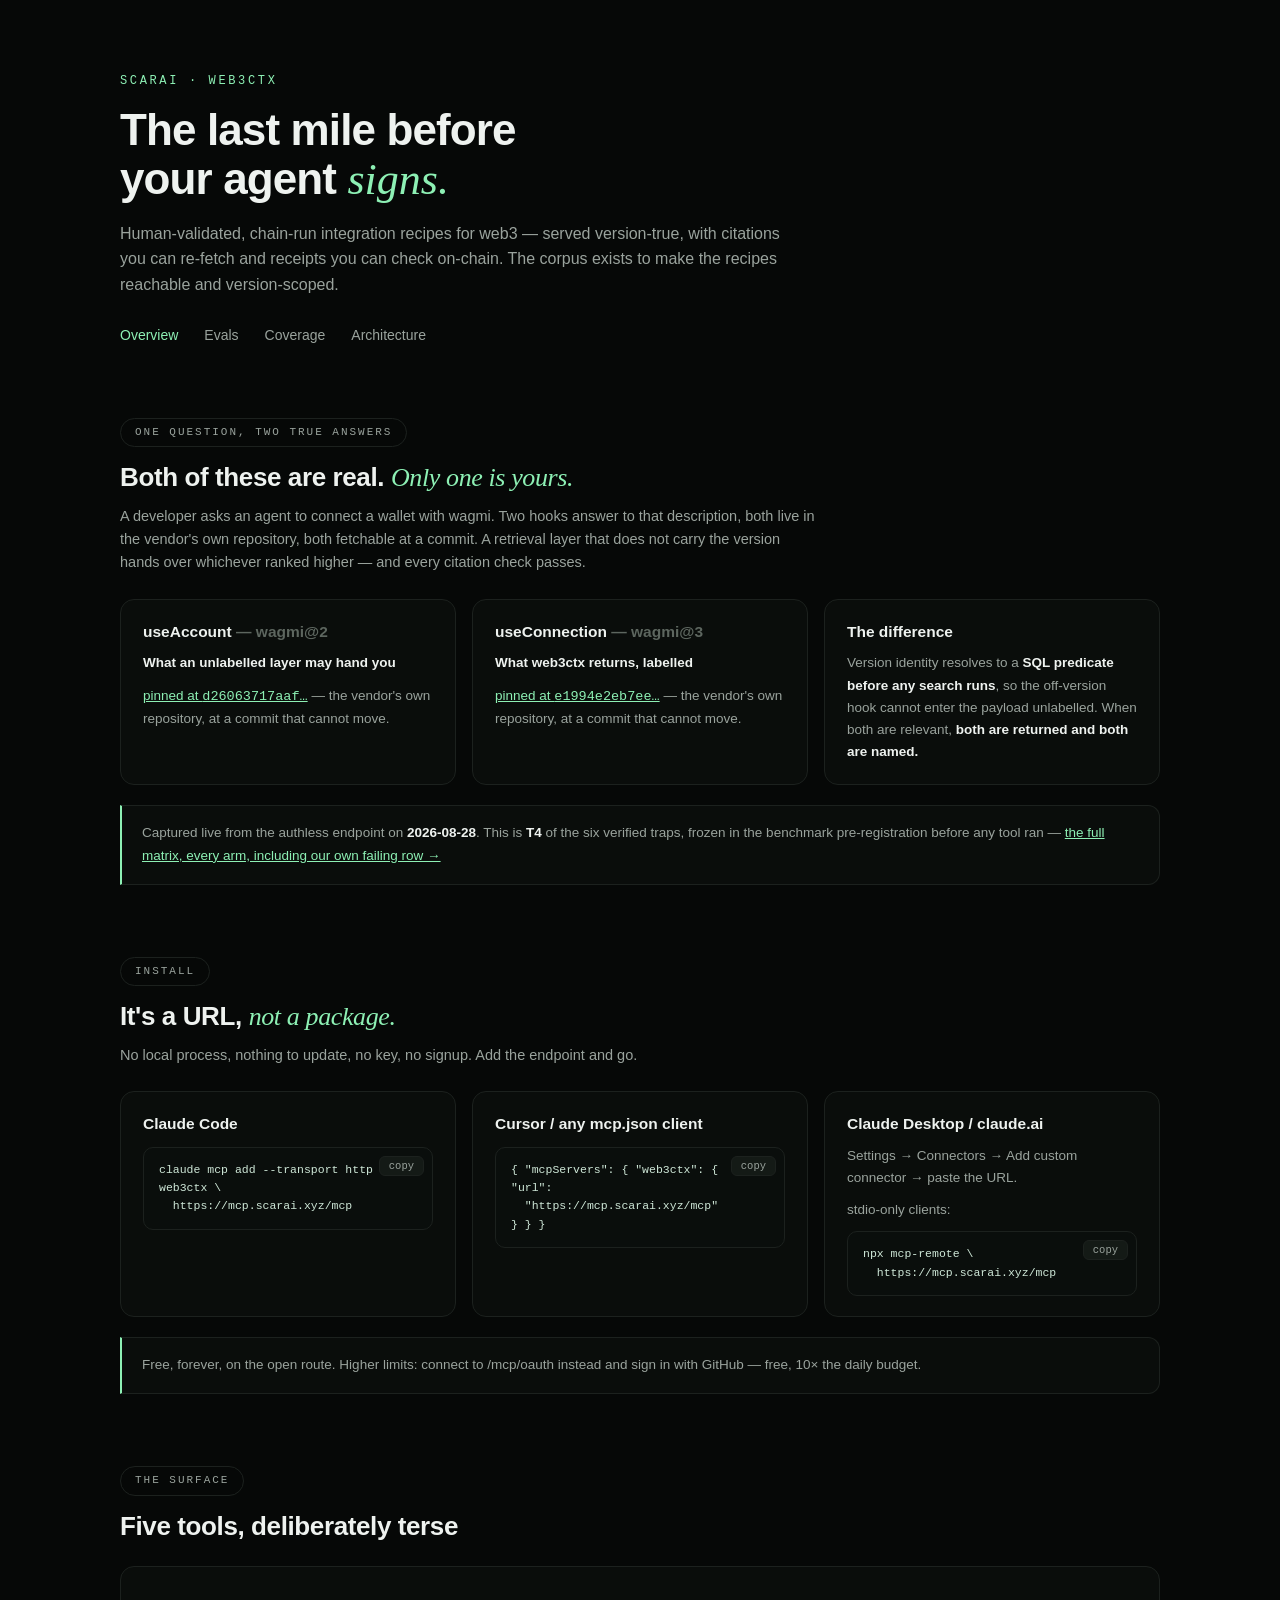
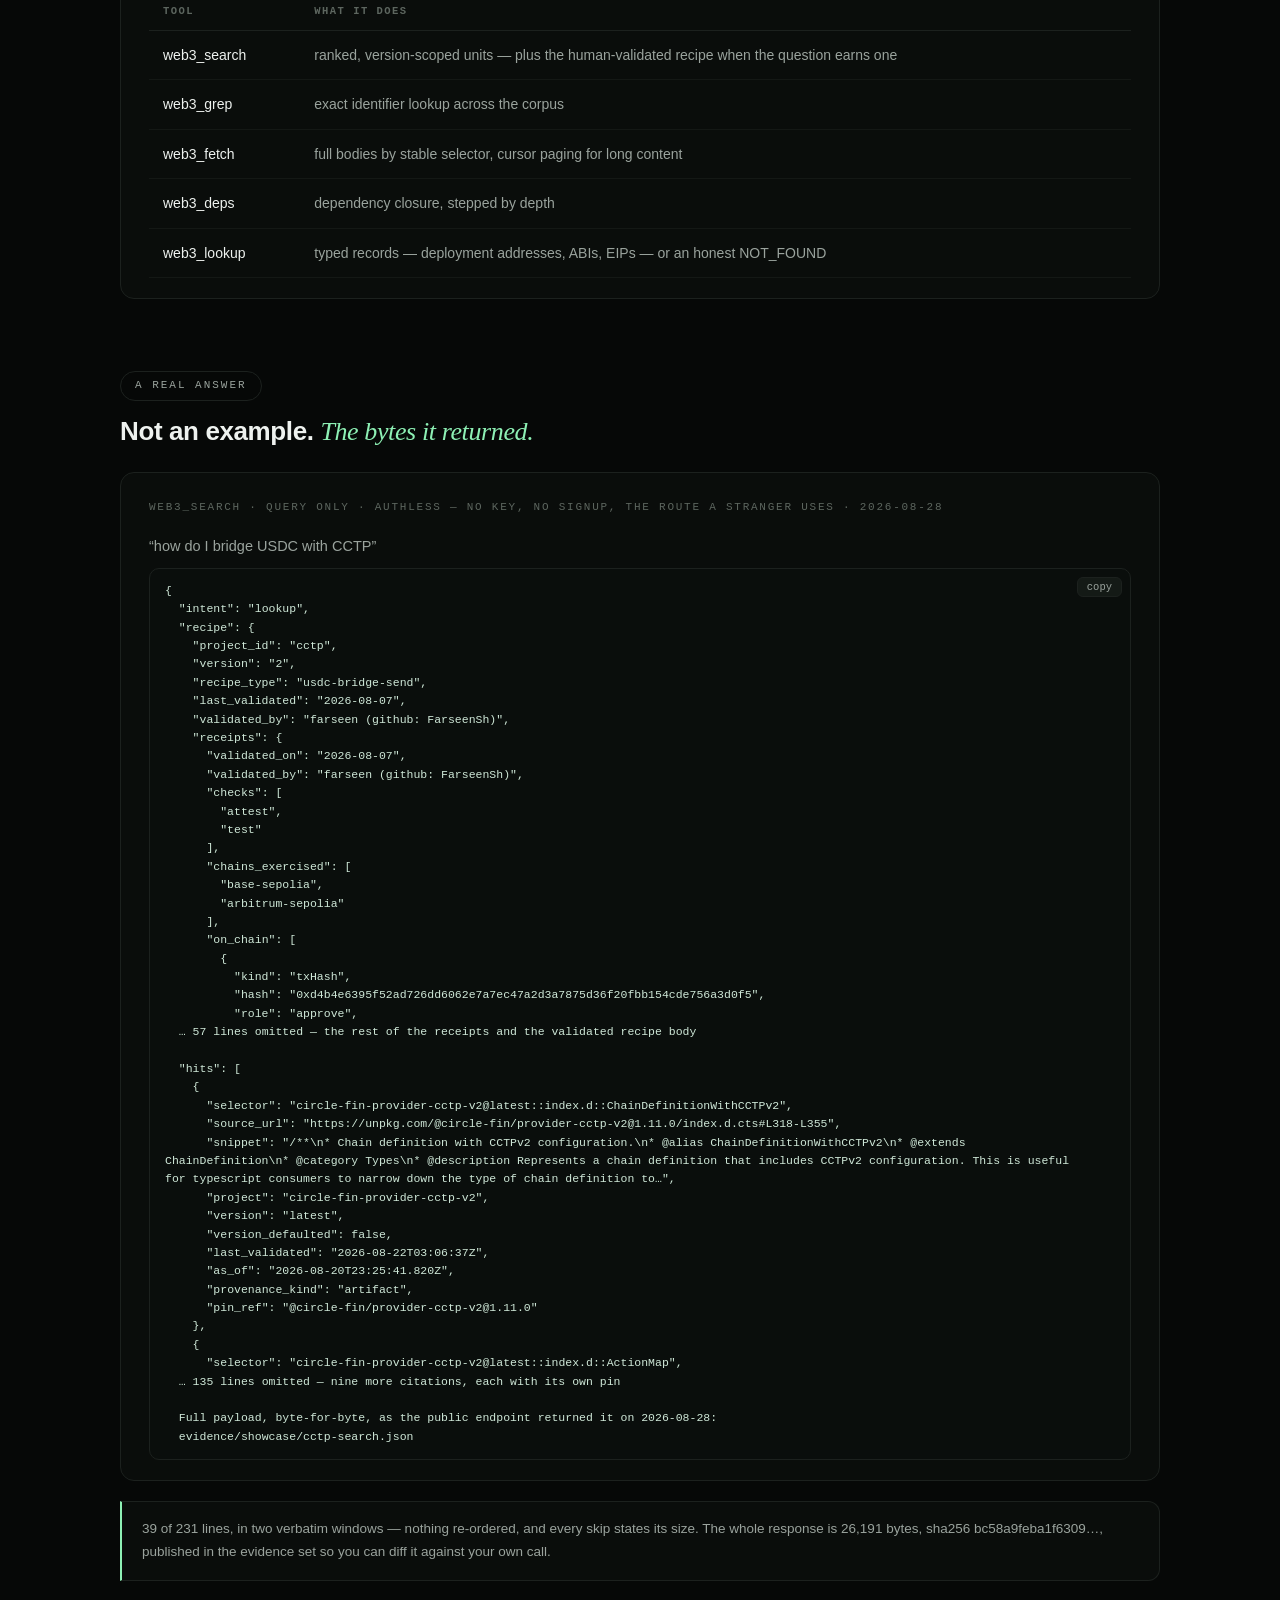
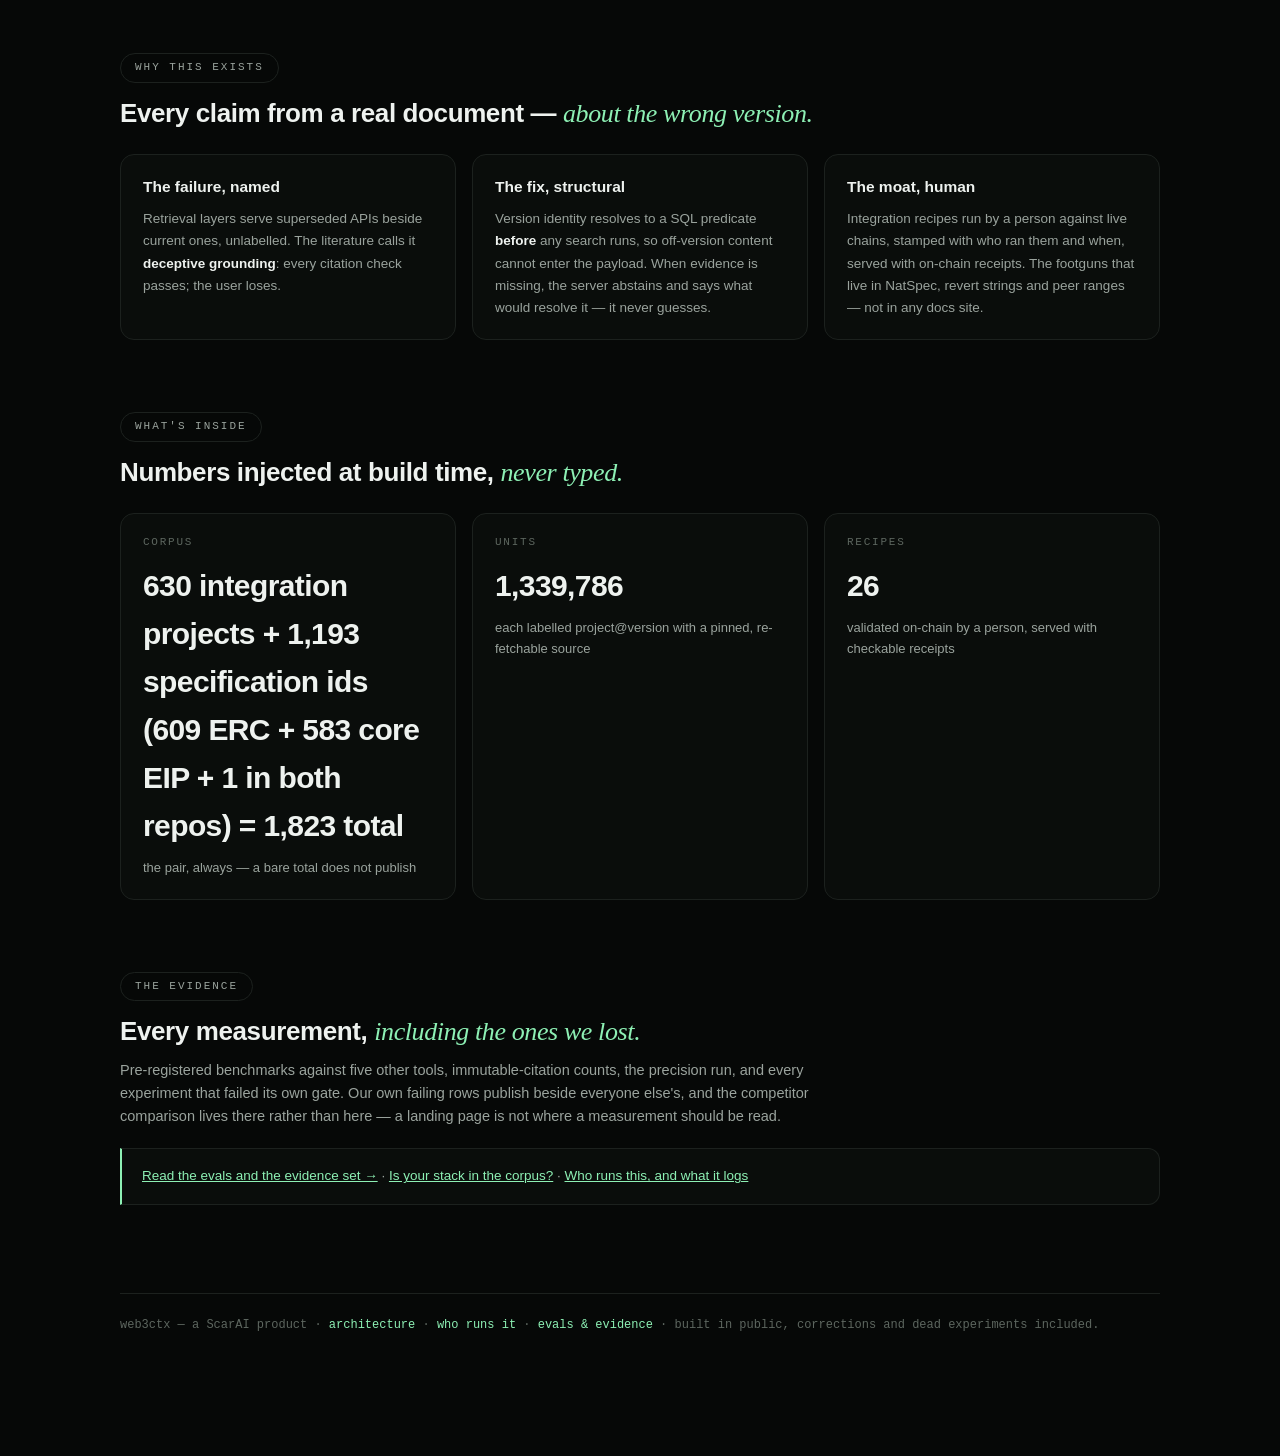
<file: index.html>
<!doctype html>
<html lang="en">
<head>
<meta charset="utf-8">
<meta name="viewport" content="width=device-width, initial-scale=1">
<title>web3ctx — version-true context for web3 coding agents</title>
<meta property="og:type" content="website">
<meta property="og:site_name" content="web3ctx">
<meta property="og:url" content="https://web3ctx.scarai.xyz/index.html">
<meta property="og:title" content="web3ctx — version-true context for web3 coding agents">
<meta property="og:description" content="Human-validated, chain-run web3 integration recipes, served version-true over MCP. Free, no key, no signup.">
<meta property="og:image" content="https://web3ctx.scarai.xyz/og.png">
<meta property="og:image:width" content="1200">
<meta property="og:image:height" content="630">
<meta property="og:image:alt" content="web3ctx — the last mile before your agent signs.">
<meta name="twitter:card" content="summary_large_image">
<meta name="twitter:title" content="web3ctx — version-true context for web3 coding agents">
<meta name="twitter:description" content="Human-validated, chain-run web3 integration recipes, served version-true over MCP. Free, no key, no signup.">
<meta name="twitter:image" content="https://web3ctx.scarai.xyz/og.png">
<meta name="description" content="Human-validated, chain-run web3 integration recipes, served version-true over MCP. Free, no key, no signup.">
<link rel="stylesheet" href="style.css">
<script src="site.js" defer></script>
</head>
<body>
<div class="wrap">

<header>
  <div class="kick"><a class="plain" href="https://scarai.xyz">ScarAI</a> · web3ctx</div>
  <h1>The last mile before<br>your agent <em>signs.</em></h1>
  <p class="lede">Human-validated, chain-run integration recipes for web3 — served
  version-true, with citations you can re-fetch and receipts you can check on-chain.
  The corpus exists to make the recipes reachable and version-scoped.</p>
  <nav class="site">
    <a class="on" href="index.html">Overview</a>
    <a href="evals.html">Evals</a>
    <a href="coverage.html">Coverage</a>
    <a href="architecture.html">Architecture</a>
  </nav>
</header>

<section class="blk">
  <div class="chip">One question, two true answers</div>
  <h2>Both of these are real. <em>Only one is yours.</em></h2>
  <p class="sub">A developer asks an agent to connect a wallet with wagmi. Two hooks answer to that
  description, both live in the vendor's own repository, both fetchable at a commit. A retrieval
  layer that does not carry the version hands over whichever ranked higher — and every citation
  check passes.</p>
  <div id="twin"><div class="cards c3">
<div class="card"><h3>useAccount<span class="dim"> — wagmi@2</span></h3><p style="color:var(--orange)"><b>What an unlabelled layer may hand you</b></p><p style="margin-top:10px"><a href="https://github.com/wevm/wagmi/blob/d26063717aaf138e7a6f3d8ed7e606d9c59418b0/packages/react/src/hooks/useDisconnect.test.ts#L1-L32" style="color:var(--mint)">pinned at <code>d26063717aaf…</code></a> — the vendor's own repository, at a commit that cannot move.</p></div>
<div class="card"><h3>useConnection<span class="dim"> — wagmi@3</span></h3><p style="color:var(--mint)"><b>What web3ctx returns, labelled</b></p><p style="margin-top:10px"><a href="https://github.com/wevm/wagmi/blob/e1994e2eb7eeb461c2c1e5610887e912731d5784/packages/solid/src/primitives/useDisconnect.test.ts#L1-L32" style="color:var(--mint)">pinned at <code>e1994e2eb7ee…</code></a> — the vendor's own repository, at a commit that cannot move.</p></div>
<div class="card"><h3>The difference</h3><p>Version identity resolves to a <b>SQL predicate before any search runs</b>, so the off-version hook cannot enter the payload unlabelled. When both are relevant, <b>both are returned and both are named.</b></p></div>
</div>
<div class="notebox">Captured live from the authless endpoint on <b>2026-08-28</b>. This is <b>T4</b> of the six verified traps, frozen in the benchmark pre-registration before any tool ran — <a href="evals.html" style="color:var(--mint)">the full matrix, every arm, including our own failing row →</a></div></div>
</section>

<section class="blk">
  <div class="chip">Install</div>
  <h2>It's a URL, <em>not a package.</em></h2>
  <p class="sub">No local process, nothing to update, no key, no signup. Add the endpoint and go.</p>
  <div class="cards c3">
    <div class="card">
      <h3>Claude Code</h3>
      <pre class="install">claude mcp add --transport http web3ctx \
  https://mcp.scarai.xyz/mcp</pre>
    </div>
    <div class="card">
      <h3>Cursor / any mcp.json client</h3>
      <pre class="install">{ "mcpServers": { "web3ctx": { "url":
  "https://mcp.scarai.xyz/mcp" } } }</pre>
    </div>
    <div class="card">
      <h3>Claude Desktop / claude.ai</h3>
      <p>Settings → Connectors → Add custom connector → paste the URL.</p>
      <p style="margin-top:10px">stdio-only clients:</p>
      <pre class="install">npx mcp-remote \
  https://mcp.scarai.xyz/mcp</pre>
    </div>
  </div>
  <div class="notebox">Free, forever, on the open route. Higher limits: connect to
  <span class="k">/mcp/oauth</span> instead and sign in with GitHub — free, 10× the daily budget.</div>
</section>

<section class="blk">
  <div class="chip">The surface</div>
  <h2>Five tools, deliberately terse</h2>
  <div class="figure">
    <div class="scroll"><table class="data">
      <tr><th>tool</th><th>what it does</th></tr>
      <tr><td>web3_search</td><td>ranked, version-scoped units — plus the human-validated recipe when the question earns one</td></tr>
      <tr><td>web3_grep</td><td>exact identifier lookup across the corpus</td></tr>
      <tr><td>web3_fetch</td><td>full bodies by stable selector, cursor paging for long content</td></tr>
      <tr><td>web3_deps</td><td>dependency closure, stepped by depth</td></tr>
      <tr><td>web3_lookup</td><td>typed records — deployment addresses, ABIs, EIPs — or an honest NOT_FOUND</td></tr>
    </table></div>
  </div>
</section>

<section class="blk">
  <div class="chip">A real answer</div>
  <h2>Not an example. <em>The bytes it returned.</em></h2>
  <div id="showcase"><div class="figure">
<div class="fighead">web3_search · query only · authless — no key, no signup, the route a stranger uses · 2026-08-28</div>
<p class="sub" style="margin-top:0">“how do I bridge USDC with CCTP”</p>
<div class="scroll"><pre class="install">{
  "intent": "lookup",
  "recipe": {
    "project_id": "cctp",
    "version": "2",
    "recipe_type": "usdc-bridge-send",
    "last_validated": "2026-08-07",
    "validated_by": "farseen (github: FarseenSh)",
    "receipts": {
      "validated_on": "2026-08-07",
      "validated_by": "farseen (github: FarseenSh)",
      "checks": [
        "attest",
        "test"
      ],
      "chains_exercised": [
        "base-sepolia",
        "arbitrum-sepolia"
      ],
      "on_chain": [
        {
          "kind": "txHash",
          "hash": "0xd4b4e6395f52ad726dd6062e7a7ec47a2d3a7875d36f20fbb154cde756a3d0f5",
          "role": "approve",
  … 57 lines omitted — the rest of the receipts and the validated recipe body

  "hits": [
    {
      "selector": "circle-fin-provider-cctp-v2@latest::index.d::ChainDefinitionWithCCTPv2",
      "source_url": "https://unpkg.com/@circle-fin/provider-cctp-v2@1.11.0/index.d.cts#L318-L355",
      "snippet": "/**\n* Chain definition with CCTPv2 configuration.\n* @alias ChainDefinitionWithCCTPv2\n* @extends ChainDefinition\n* @category Types\n* @description Represents a chain definition that includes CCTPv2 configuration. This is useful for typescript consumers to narrow down the type of chain definition to…",
      "project": "circle-fin-provider-cctp-v2",
      "version": "latest",
      "version_defaulted": false,
      "last_validated": "2026-08-22T03:06:37Z",
      "as_of": "2026-08-20T23:25:41.820Z",
      "provenance_kind": "artifact",
      "pin_ref": "@circle-fin/provider-cctp-v2@1.11.0"
    },
    {
      "selector": "circle-fin-provider-cctp-v2@latest::index.d::ActionMap",
  … 135 lines omitted — nine more citations, each with its own pin

  Full payload, byte-for-byte, as the public endpoint returned it on 2026-08-28:
  evidence/showcase/cctp-search.json</pre></div>
</div>
<div class="notebox">39 of 231 lines, in two verbatim windows — nothing re-ordered, and every skip states its size. The whole response is 26,191 bytes, sha256 <span class="k">bc58a9feba1f6309…</span>, published in the evidence set so you can diff it against your own call.</div></div>
</section>

<section class="blk">
  <div class="chip">Why this exists</div>
  <h2>Every claim from a real document — <em>about the wrong version.</em></h2>
  <div class="cards c3">
    <div class="card">
      <h3>The failure, named</h3>
      <p>Retrieval layers serve superseded APIs beside current ones, unlabelled. The
      literature calls it <b>deceptive grounding</b>: every citation check passes;
      the user loses.</p>
    </div>
    <div class="card">
      <h3>The fix, structural</h3>
      <p>Version identity resolves to a SQL predicate <b>before</b> any search runs, so
      off-version content cannot enter the payload. When evidence is missing, the server
      abstains and says what would resolve it — it never guesses.</p>
    </div>
    <div class="card">
      <h3>The moat, human</h3>
      <p>Integration recipes run by a person against live chains, stamped with who ran
      them and when, served with on-chain receipts. The footguns that live in NatSpec,
      revert strings and peer ranges — not in any docs site.</p>
    </div>
  </div>
</section>

<section class="blk">
  <div class="chip">What's inside</div>
  <h2>Numbers injected at build time, <em>never typed.</em></h2>
  <div class="cards c3" id="corpus-stats">
    <div class="card scard"><div class="n">Corpus</div><div class="v">630 integration projects + 1,193 specification ids (609 ERC + 583 core EIP + 1 in both repos) = 1,823 total</div><div class="w">the pair, always — a bare total does not publish</div></div>
    <div class="card scard"><div class="n">Units</div><div class="v">1,339,786</div><div class="w">each labelled project@version with a pinned, re-fetchable source</div></div>
    <div class="card scard"><div class="n">Recipes</div><div class="v">26</div><div class="w">validated on-chain by a person, served with checkable receipts</div></div>
  </div>
</section>

<section class="blk">
  <div class="chip">The evidence</div>
  <h2>Every measurement, <em>including the ones we lost.</em></h2>
  <p class="sub">Pre-registered benchmarks against five other tools, immutable-citation counts, the
  precision run, and every experiment that failed its own gate. Our own failing rows publish beside
  everyone else's, and the competitor comparison lives there rather than here — a landing page is
  not where a measurement should be read.</p>
  <div class="notebox"><a href="evals.html" style="color:var(--mint)">Read the evals and the
  evidence set →</a> · <a href="coverage.html" style="color:var(--mint)">Is your stack in the
  corpus?</a> · <a href="operator.html" style="color:var(--mint)">Who runs this, and what it
  logs</a></div>
</section>

<footer class="site">
  web3ctx — <a class="plain" href="https://scarai.xyz">a ScarAI product</a> · <a href="architecture.html">architecture</a> ·
  <a href="operator.html">who runs it</a> ·
  <a href="evals.html">evals &amp; evidence</a> · built in public, corrections and dead
  experiments included.
</footer>

</div>
</body>
</html>
</file>
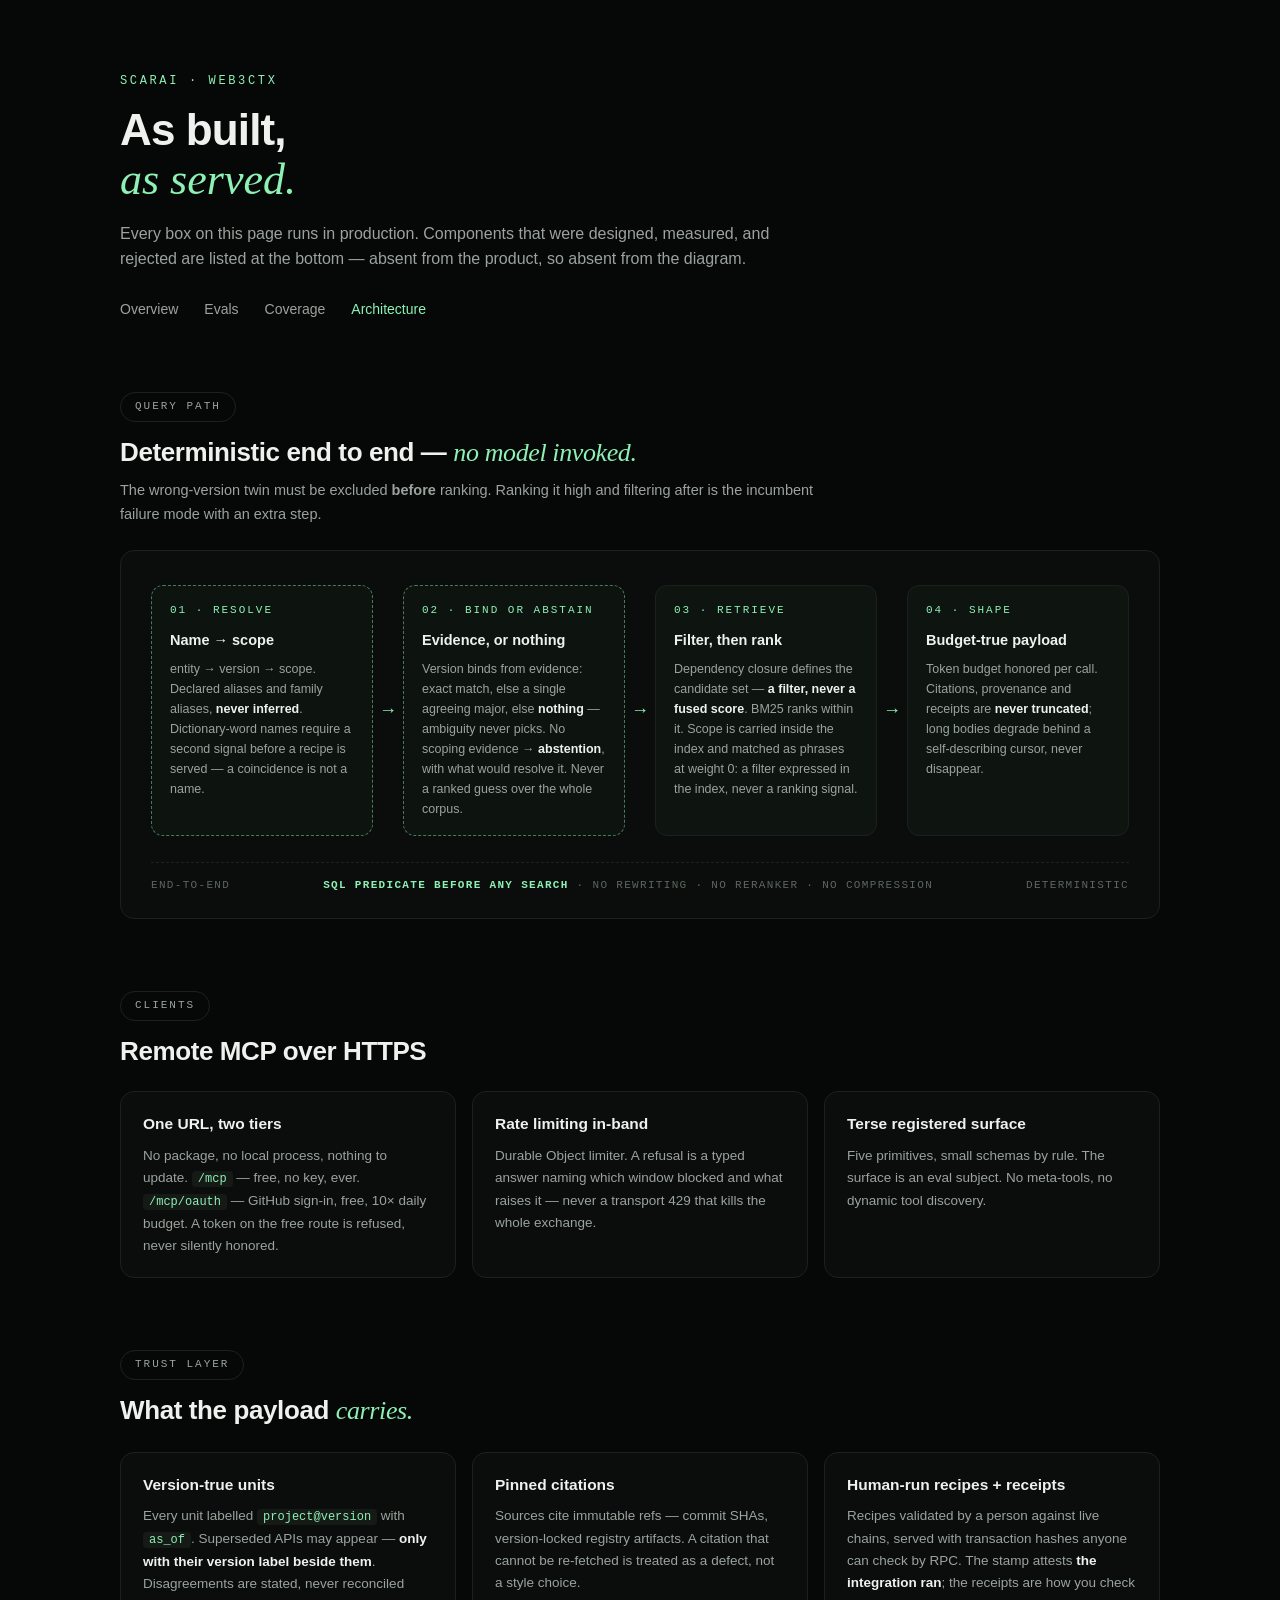
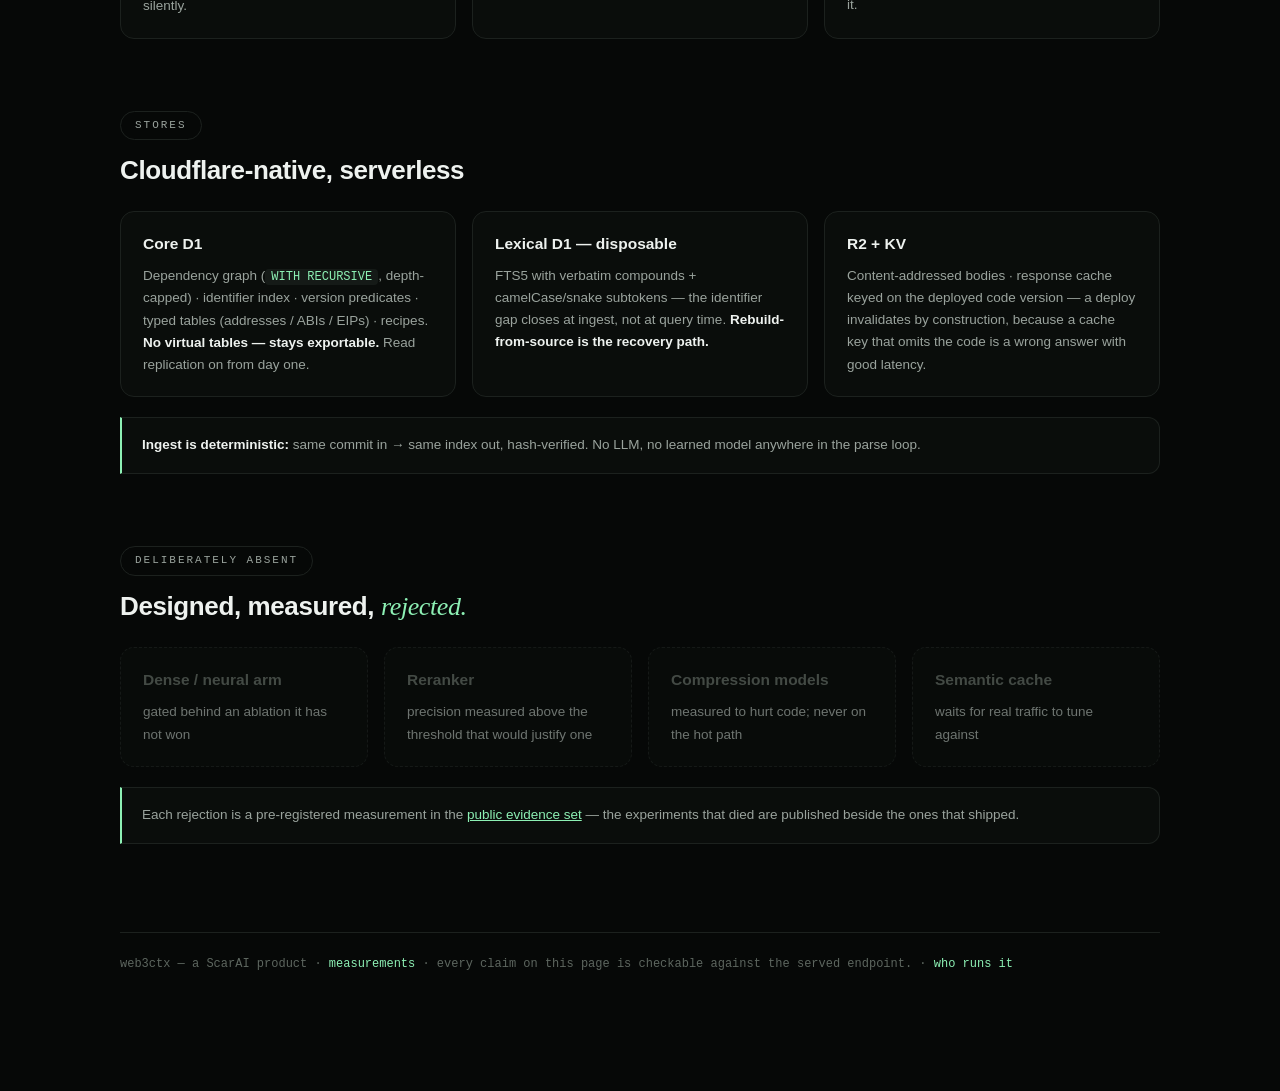
<file: architecture.html>
<!doctype html>
<html lang="en">
<head>
<meta charset="utf-8">
<meta name="viewport" content="width=device-width, initial-scale=1">
<title>web3ctx — architecture (as built)</title>
<meta property="og:type" content="website">
<meta property="og:site_name" content="web3ctx">
<meta property="og:url" content="https://web3ctx.scarai.xyz/architecture.html">
<meta property="og:title" content="web3ctx architecture — how a question is answered">
<meta property="og:description" content="Version identity resolves to a SQL predicate before any search runs. Deterministic end to end, no model on the serving path.">
<meta property="og:image" content="https://web3ctx.scarai.xyz/og.png">
<meta property="og:image:width" content="1200">
<meta property="og:image:height" content="630">
<meta property="og:image:alt" content="web3ctx — the last mile before your agent signs.">
<meta name="twitter:card" content="summary_large_image">
<meta name="twitter:title" content="web3ctx architecture — how a question is answered">
<meta name="twitter:description" content="Version identity resolves to a SQL predicate before any search runs. Deterministic end to end, no model on the serving path.">
<meta name="twitter:image" content="https://web3ctx.scarai.xyz/og.png">
<meta name="description" content="Version identity resolves to a SQL predicate before any search runs. Deterministic end to end, no model on the serving path.">
<link rel="stylesheet" href="style.css">
<script src="site.js" defer></script>
</head>
<body>
<div class="wrap">

<header>
  <div class="kick"><a class="plain" href="https://scarai.xyz">ScarAI</a> · web3ctx</div>
  <h1>As built,<br><em>as served.</em></h1>
  <p class="lede">Every box on this page runs in production. Components that were designed,
  measured, and rejected are listed at the bottom — absent from the product, so absent from
  the diagram.</p>
  <nav class="site">
    <a href="index.html">Overview</a>
    <a href="evals.html">Evals</a>
    <a href="coverage.html">Coverage</a>
    <a class="on" href="architecture.html">Architecture</a>
  </nav>
</header>

<section class="blk">
  <div class="chip">Query path</div>
  <h2>Deterministic end to end — <em>no model invoked.</em></h2>
  <p class="sub">The wrong-version twin must be excluded <b>before</b> ranking. Ranking it
  high and filtering after is the incumbent failure mode with an extra step.</p>
  <div class="diagram">
    <div class="stages">
      <div class="stage">
        <div class="no">01 · Resolve</div>
        <h4>Name → scope</h4>
        <p>entity → version → scope. Declared aliases and family aliases, <b>never
        inferred</b>. Dictionary-word names require a second signal before a recipe is
        served — a coincidence is not a name.</p>
      </div>
      <div class="arr">→</div>
      <div class="stage">
        <div class="no">02 · Bind or abstain</div>
        <h4>Evidence, or nothing</h4>
        <p>Version binds from evidence: exact match, else a single agreeing major, else
        <b>nothing</b> — ambiguity never picks. No scoping evidence → <b>abstention</b>,
        with what would resolve it. Never a ranked guess over the whole corpus.</p>
      </div>
      <div class="arr">→</div>
      <div class="stage solid">
        <div class="no">03 · Retrieve</div>
        <h4>Filter, then rank</h4>
        <p>Dependency closure defines the candidate set — <b>a filter, never a fused
        score</b>. BM25 ranks within it. Scope is carried inside the index and matched as
        phrases at weight 0: a filter expressed in the index, never a ranking signal.</p>
      </div>
      <div class="arr">→</div>
      <div class="stage solid">
        <div class="no">04 · Shape</div>
        <h4>Budget-true payload</h4>
        <p>Token budget honored per call. Citations, provenance and receipts are <b>never
        truncated</b>; long bodies degrade behind a self-describing cursor, never
        disappear.</p>
      </div>
    </div>
    <div class="diafoot">
      <span>END-TO-END</span>
      <span><b>SQL predicate before any search</b> · no rewriting · no reranker · no compression</span>
      <span>DETERMINISTIC</span>
    </div>
  </div>
</section>

<section class="blk">
  <div class="chip">Clients</div>
  <h2>Remote MCP over HTTPS</h2>
  <div class="cards c3">
    <div class="card">
      <h3>One URL, two tiers</h3>
      <p>No package, no local process, nothing to update. <span class="k">/mcp</span> —
      free, no key, ever. <span class="k">/mcp/oauth</span> — GitHub sign-in, free, 10×
      daily budget. A token on the free route is refused, never silently honored.</p>
    </div>
    <div class="card">
      <h3>Rate limiting in-band</h3>
      <p>Durable Object limiter. A refusal is a typed answer naming which window blocked
      and what raises it — never a transport 429 that kills the whole exchange.</p>
    </div>
    <div class="card">
      <h3>Terse registered surface</h3>
      <p>Five primitives, small schemas by rule. The surface is an eval subject.
      No meta-tools, no dynamic tool discovery.</p>
    </div>
  </div>
</section>

<section class="blk">
  <div class="chip">Trust layer</div>
  <h2>What the payload <em>carries.</em></h2>
  <div class="cards c3">
    <div class="card">
      <h3>Version-true units</h3>
      <p>Every unit labelled <span class="k">project@version</span> with
      <span class="k">as_of</span>. Superseded APIs may appear — <b>only with their version
      label beside them</b>. Disagreements are stated, never reconciled silently.</p>
    </div>
    <div class="card">
      <h3>Pinned citations</h3>
      <p>Sources cite immutable refs — commit SHAs, version-locked registry artifacts.
      A citation that cannot be re-fetched is treated as a defect, not a style choice.</p>
    </div>
    <div class="card">
      <h3>Human-run recipes + receipts</h3>
      <p>Recipes validated by a person against live chains, served with transaction hashes
      anyone can check by RPC. The stamp attests <b>the integration ran</b>; the receipts
      are how you check it.</p>
    </div>
  </div>
</section>

<section class="blk">
  <div class="chip">Stores</div>
  <h2>Cloudflare-native, serverless</h2>
  <div class="cards c3">
    <div class="card">
      <h3>Core D1</h3>
      <p>Dependency graph (<span class="k">WITH RECURSIVE</span>, depth-capped) · identifier
      index · version predicates · typed tables (addresses / ABIs / EIPs) · recipes.
      <b>No virtual tables — stays exportable.</b> Read replication on from day one.</p>
    </div>
    <div class="card">
      <h3>Lexical D1 — disposable</h3>
      <p>FTS5 with verbatim compounds + camelCase/snake subtokens — the identifier gap
      closes at ingest, not at query time. <b>Rebuild-from-source is the recovery path.</b></p>
    </div>
    <div class="card">
      <h3>R2 + KV</h3>
      <p>Content-addressed bodies · response cache keyed on the deployed code version —
      a deploy invalidates by construction, because a cache key that omits the code is a
      wrong answer with good latency.</p>
    </div>
  </div>
  <div class="notebox"><b>Ingest is deterministic:</b> same commit in → same index out,
  hash-verified. No LLM, no learned model anywhere in the parse loop.</div>
</section>

<section class="blk">
  <div class="chip">Deliberately absent</div>
  <h2>Designed, measured, <em>rejected.</em></h2>
  <div class="cards c4">
    <div class="card absent"><h3>Dense / neural arm</h3><p>gated behind an ablation it has not won</p></div>
    <div class="card absent"><h3>Reranker</h3><p>precision measured above the threshold that would justify one</p></div>
    <div class="card absent"><h3>Compression models</h3><p>measured to hurt code; never on the hot path</p></div>
    <div class="card absent"><h3>Semantic cache</h3><p>waits for real traffic to tune against</p></div>
  </div>
  <div class="notebox">Each rejection is a pre-registered measurement in the
  <a href="evals.html" style="color:var(--mint)">public evidence set</a> — the experiments
  that died are published beside the ones that shipped.</div>
</section>

<footer class="site">
  web3ctx — <a class="plain" href="https://scarai.xyz">a ScarAI product</a> · <a href="evals.html">measurements</a> · every claim on this
  page is checkable against the served endpoint.
  · <a href="operator.html">who runs it</a>
</footer>

</div>
</body>
</html>
</file>
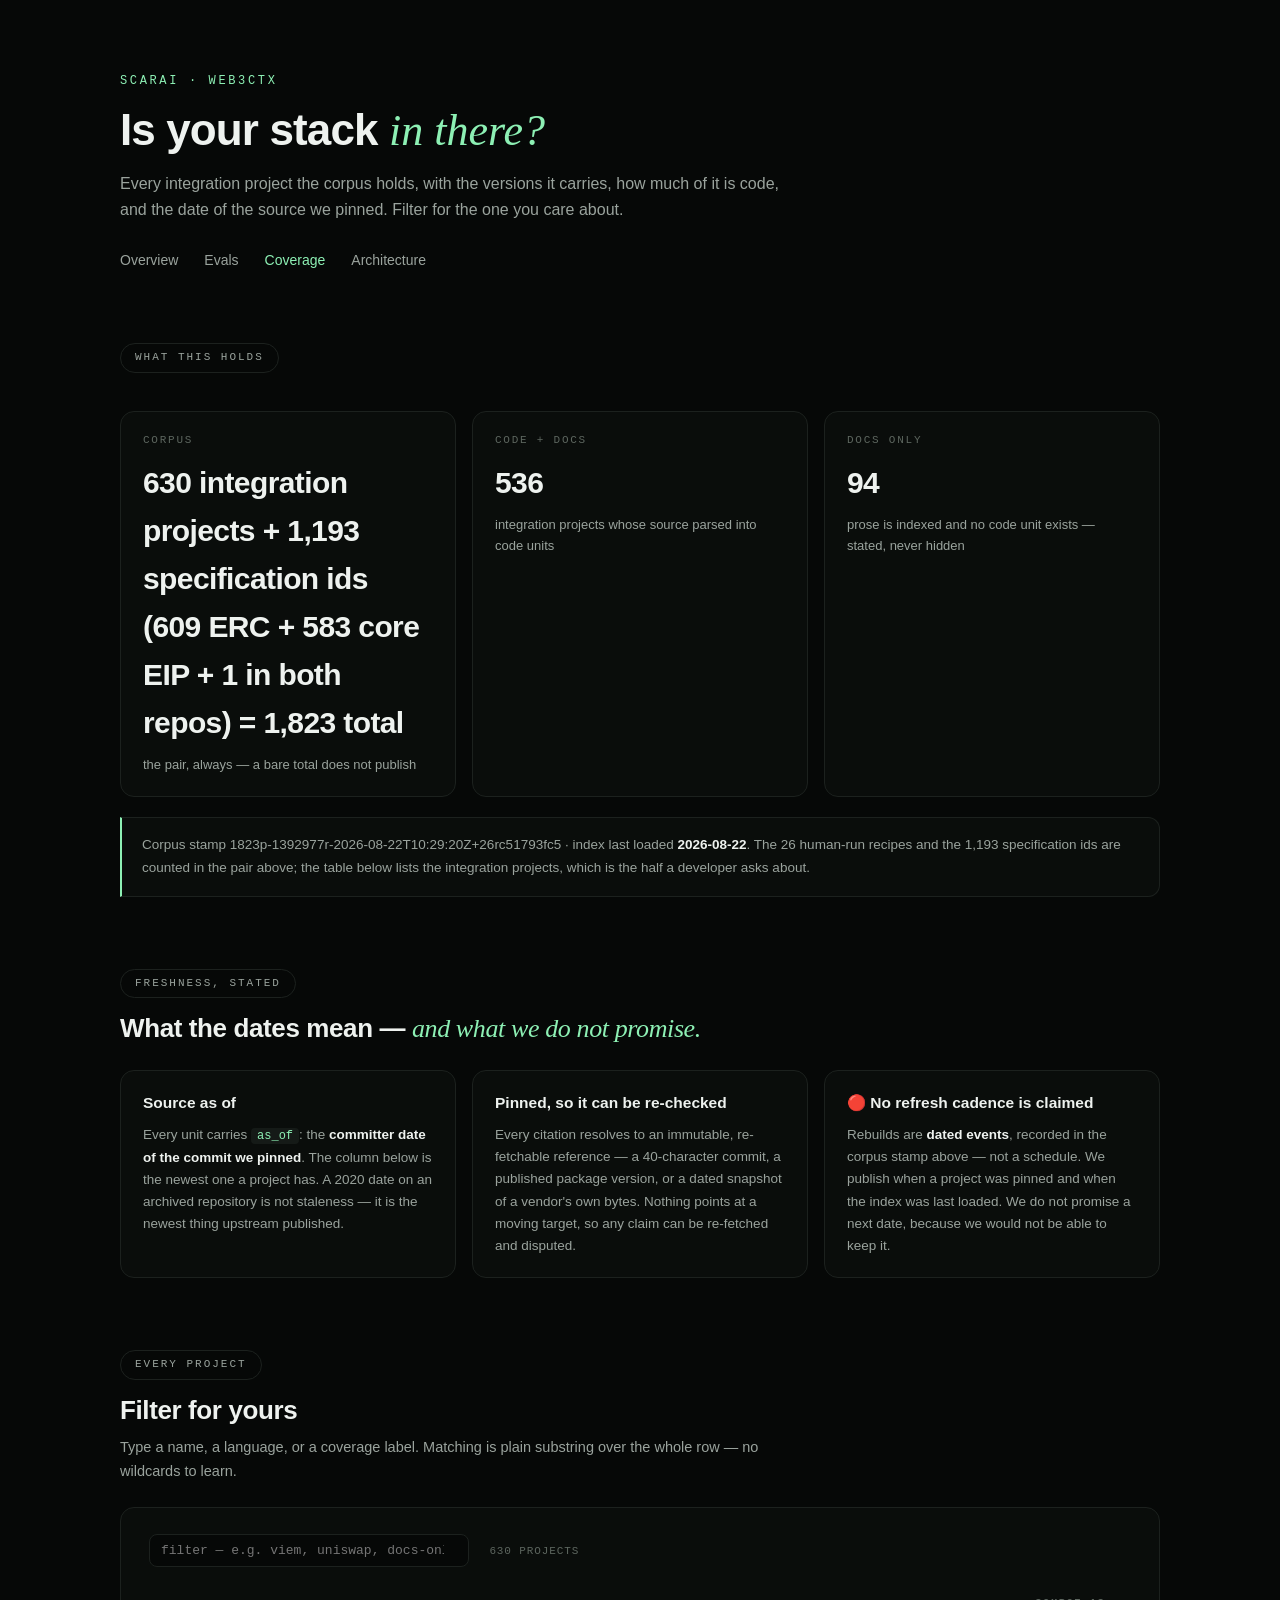
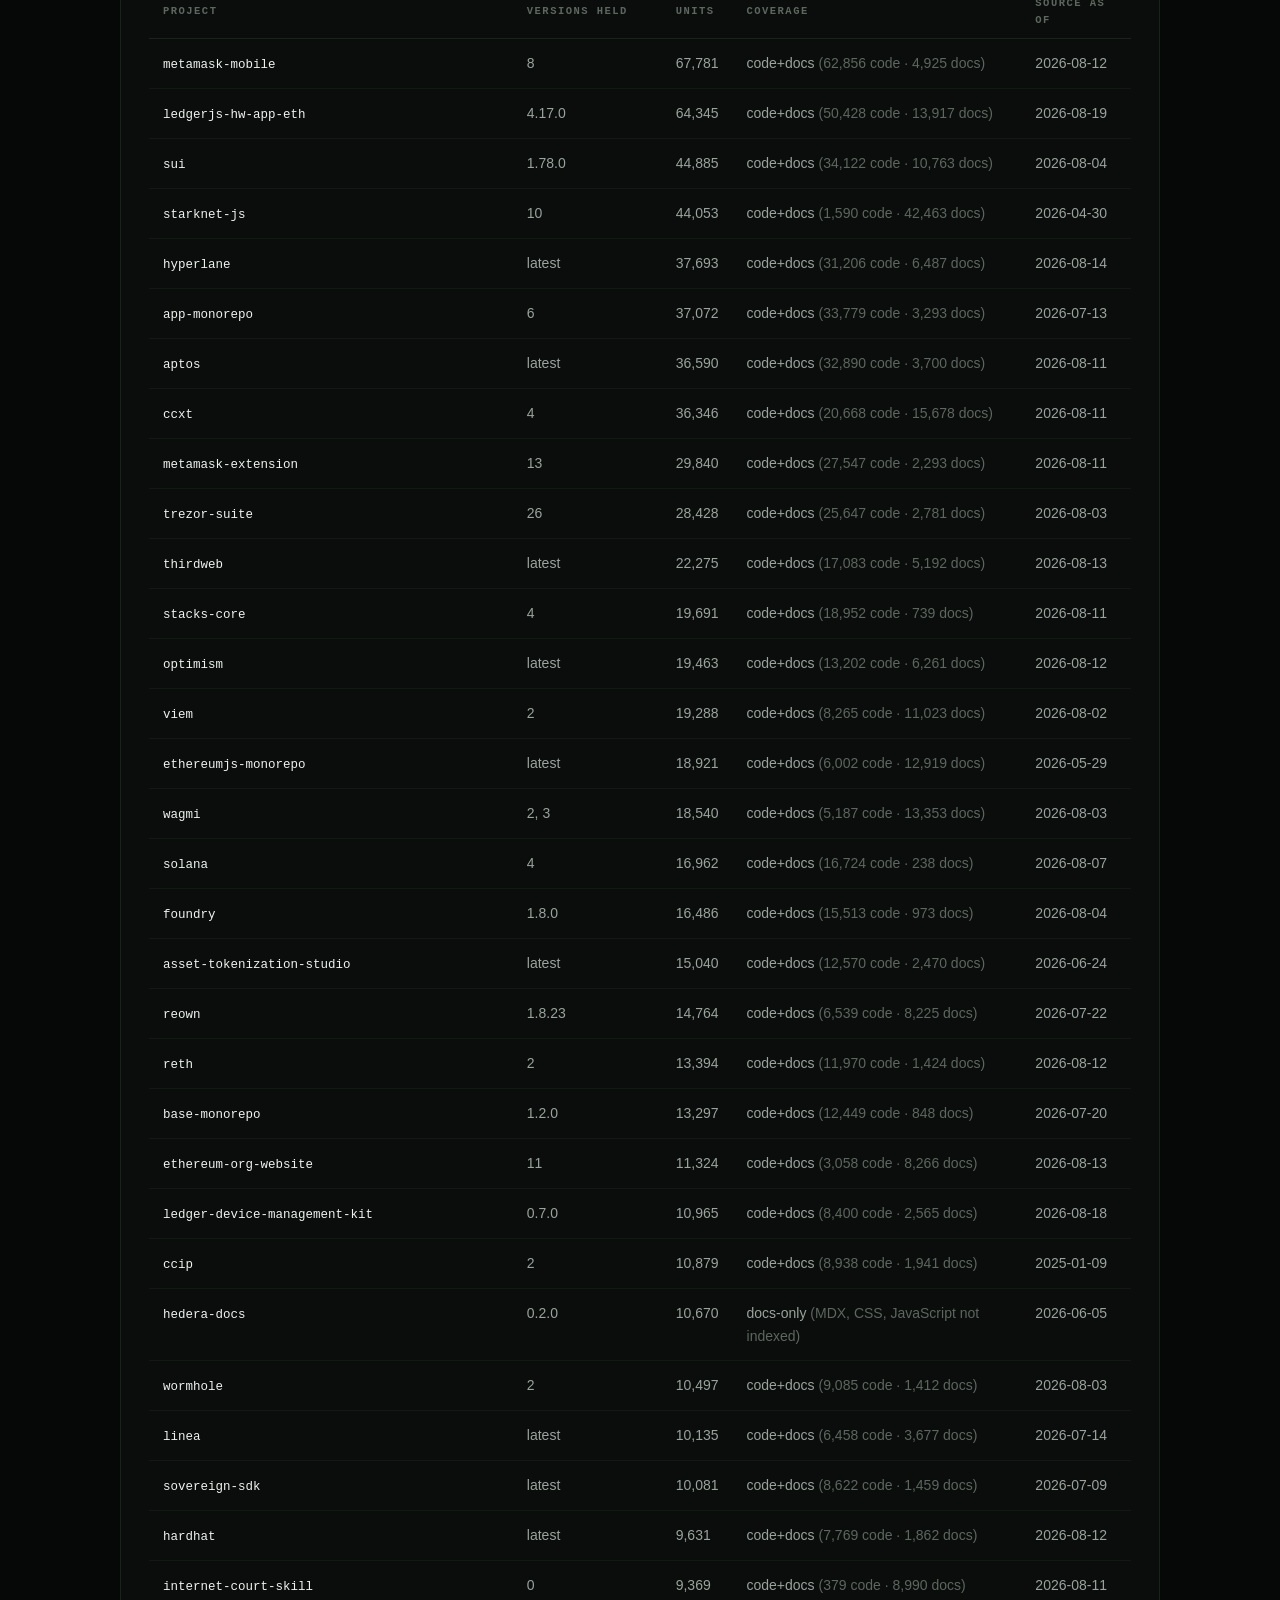
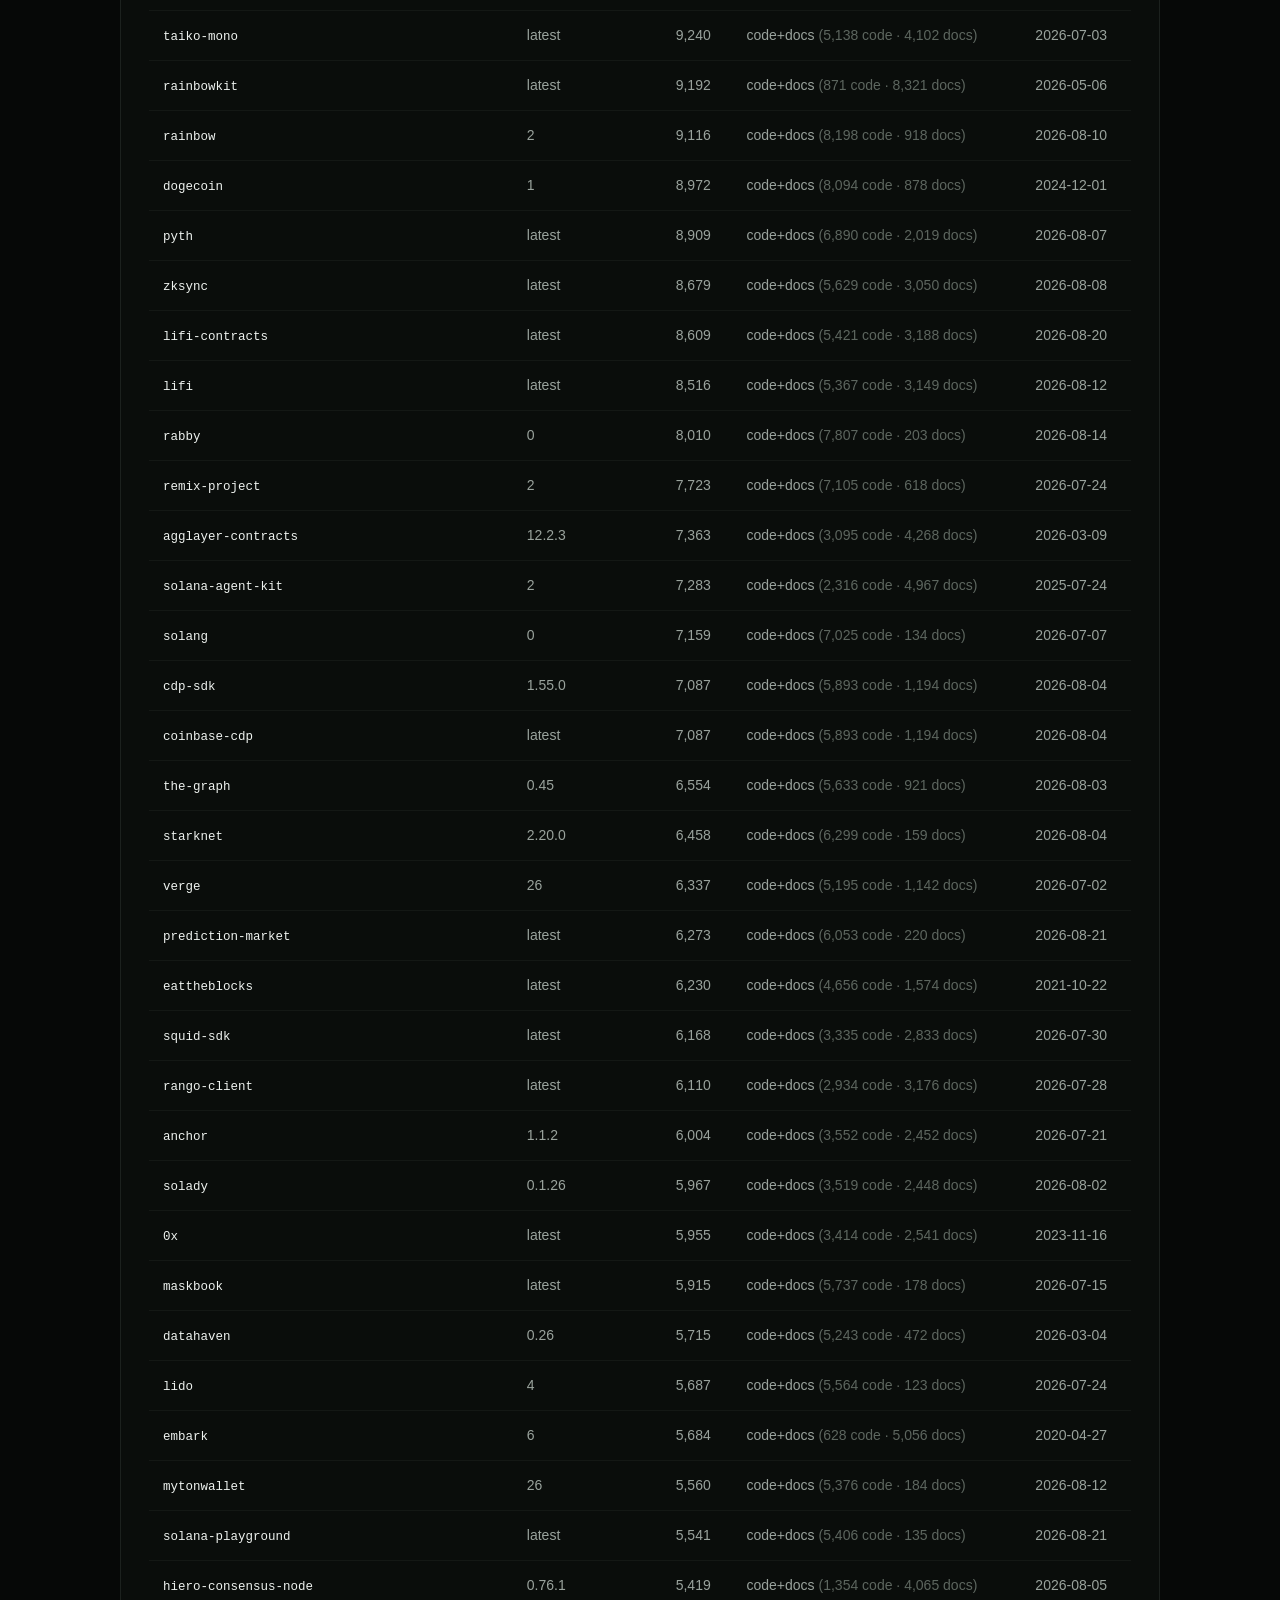
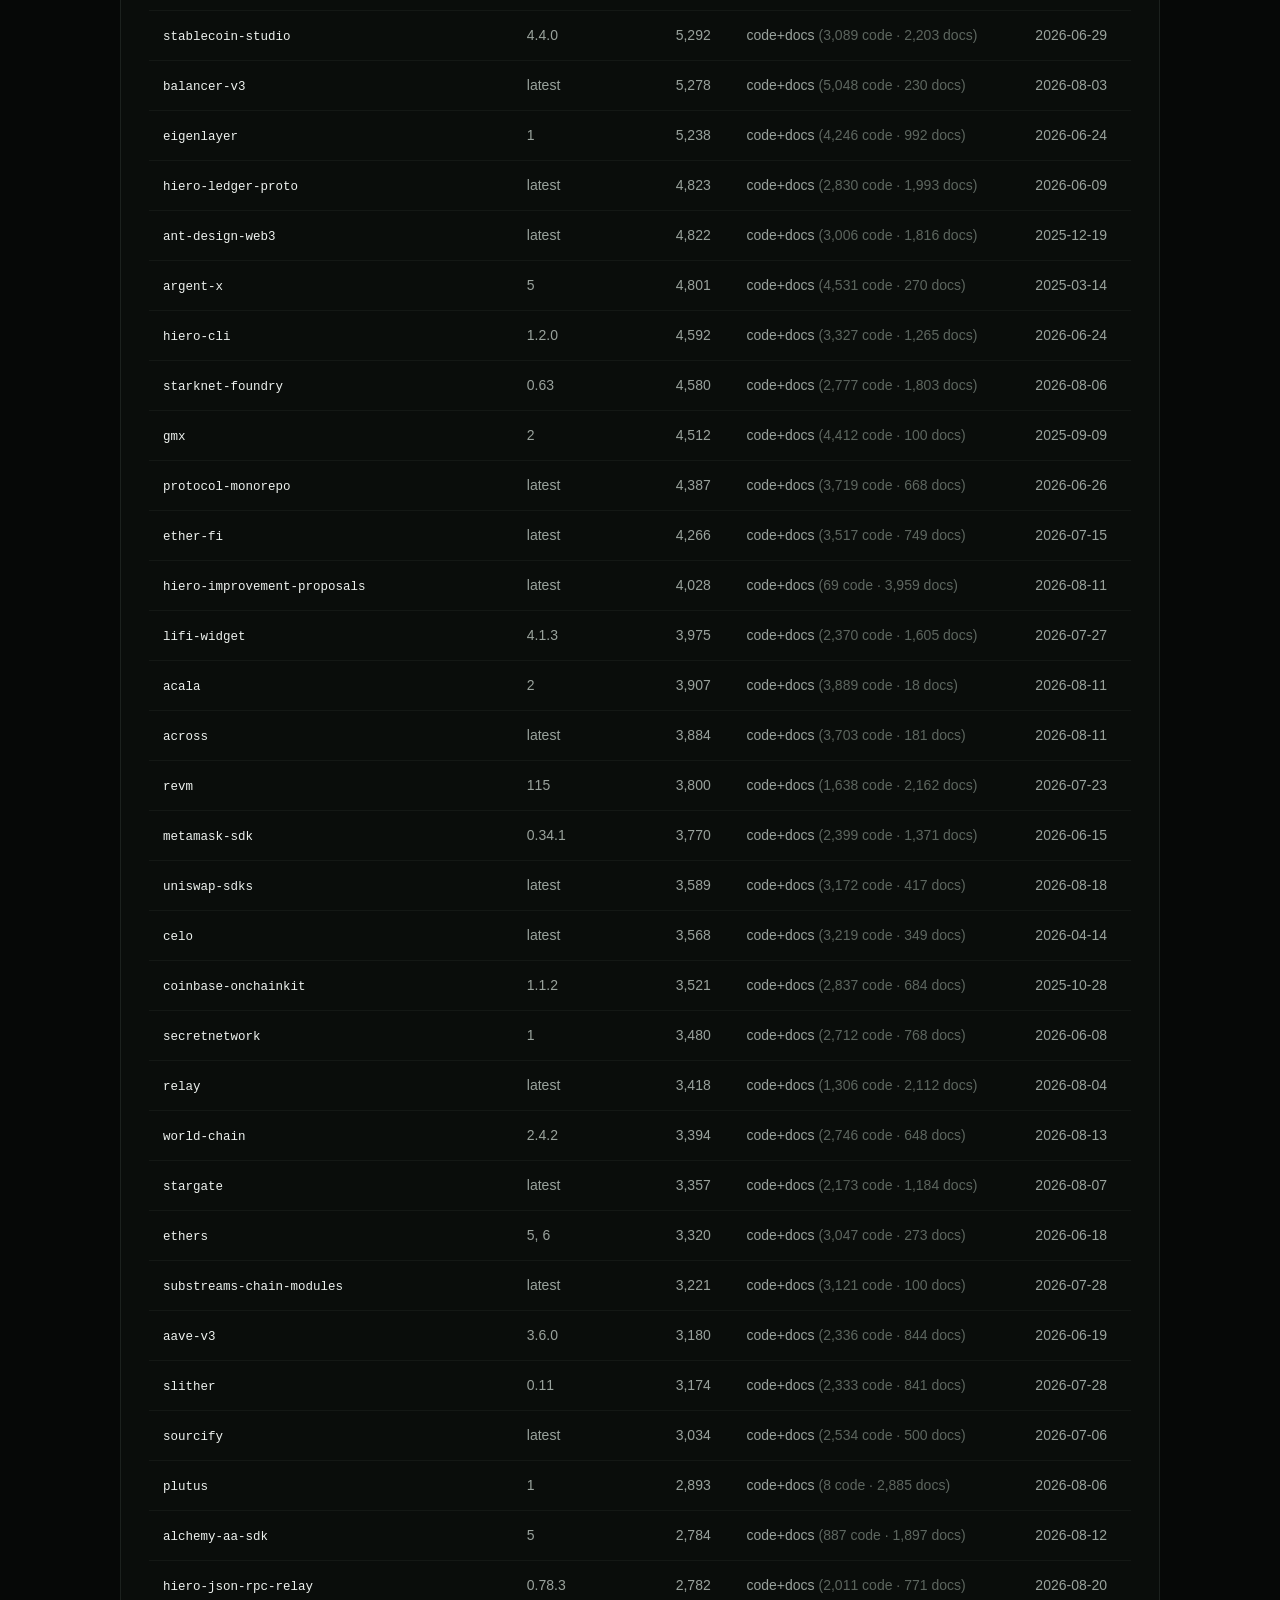
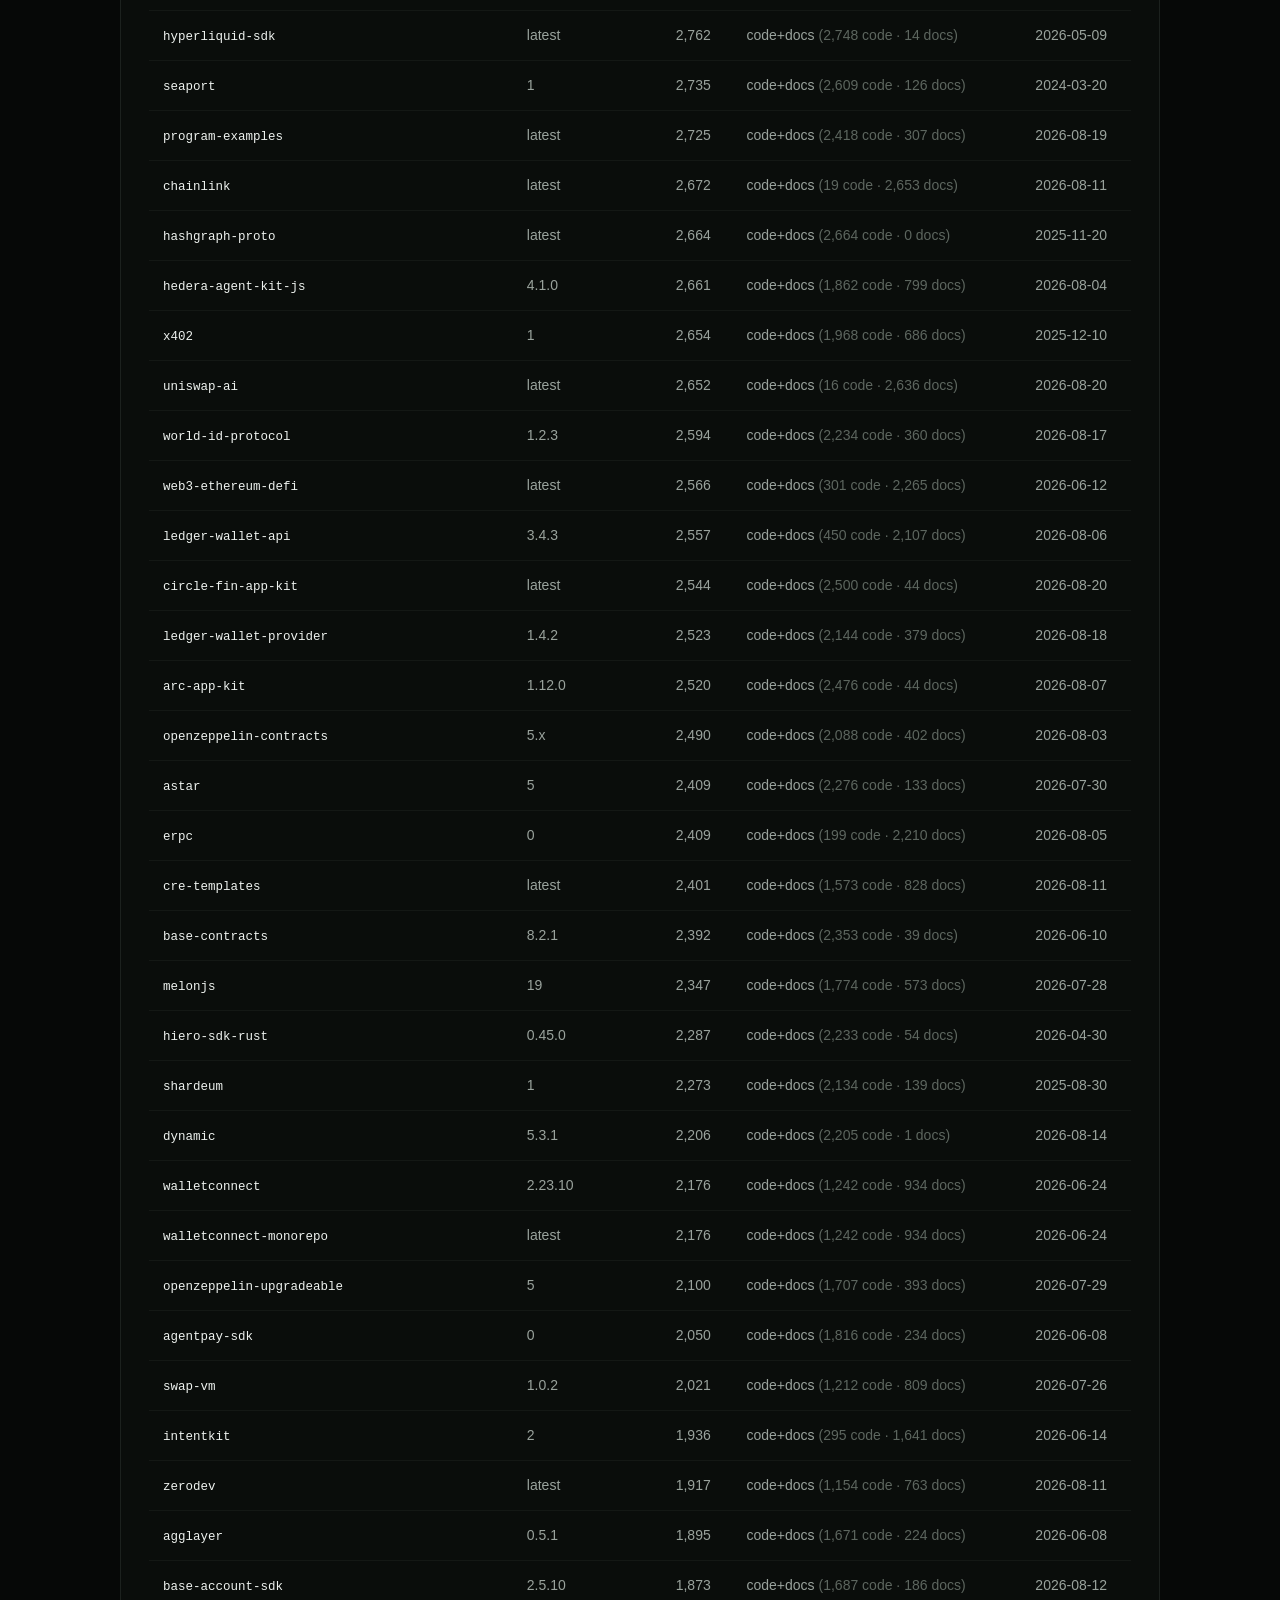
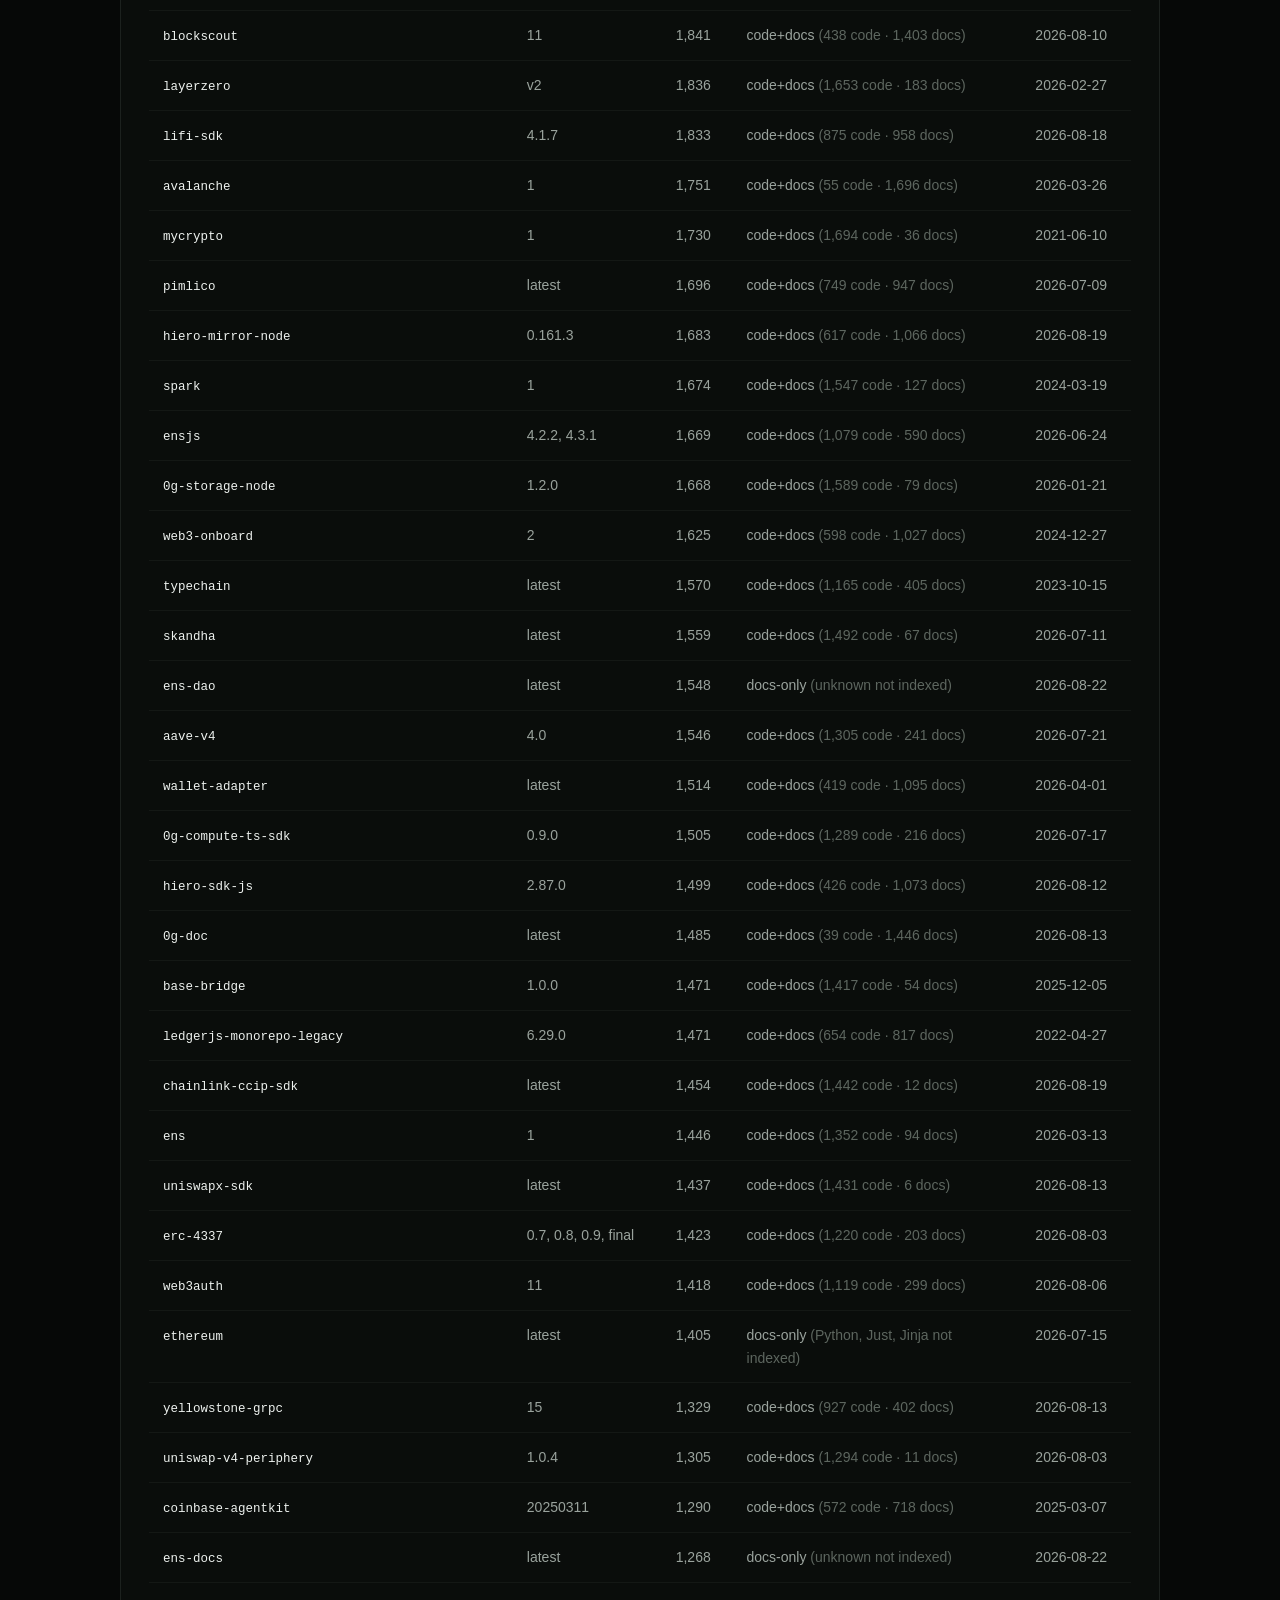
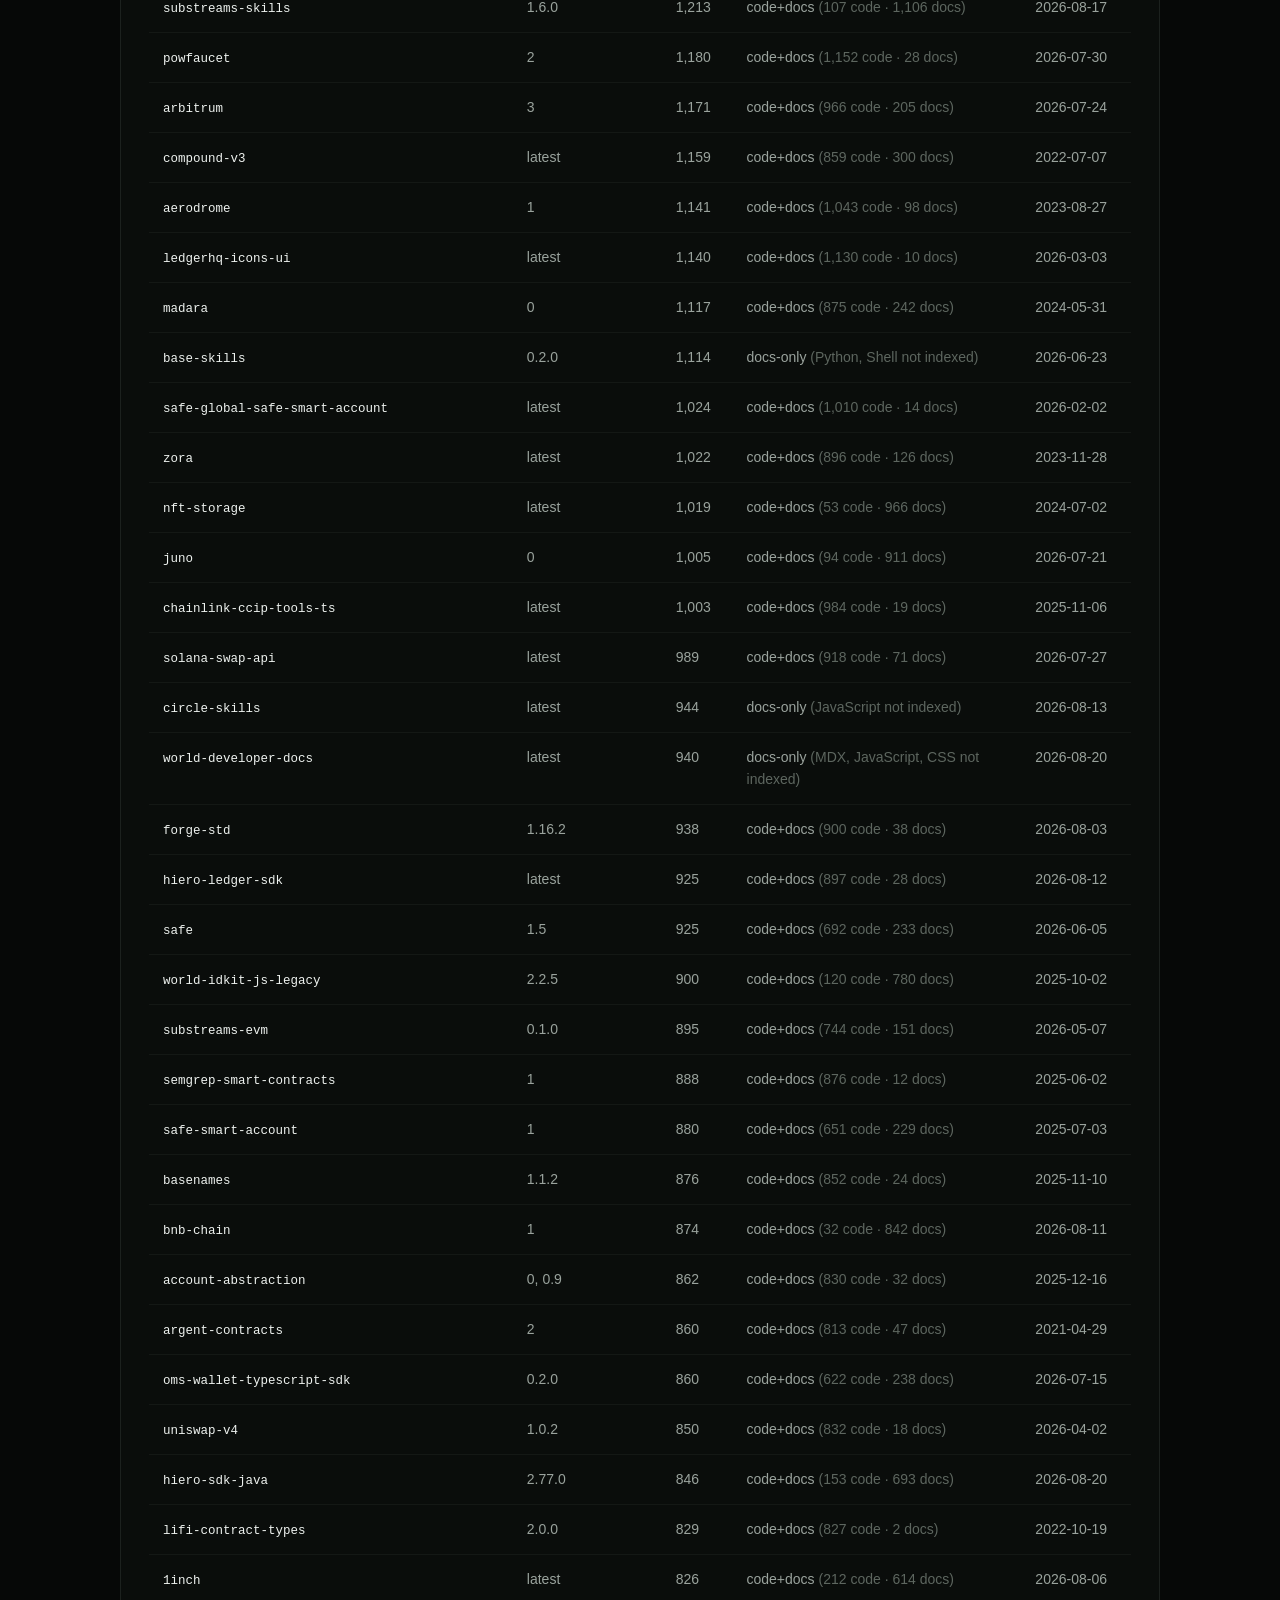
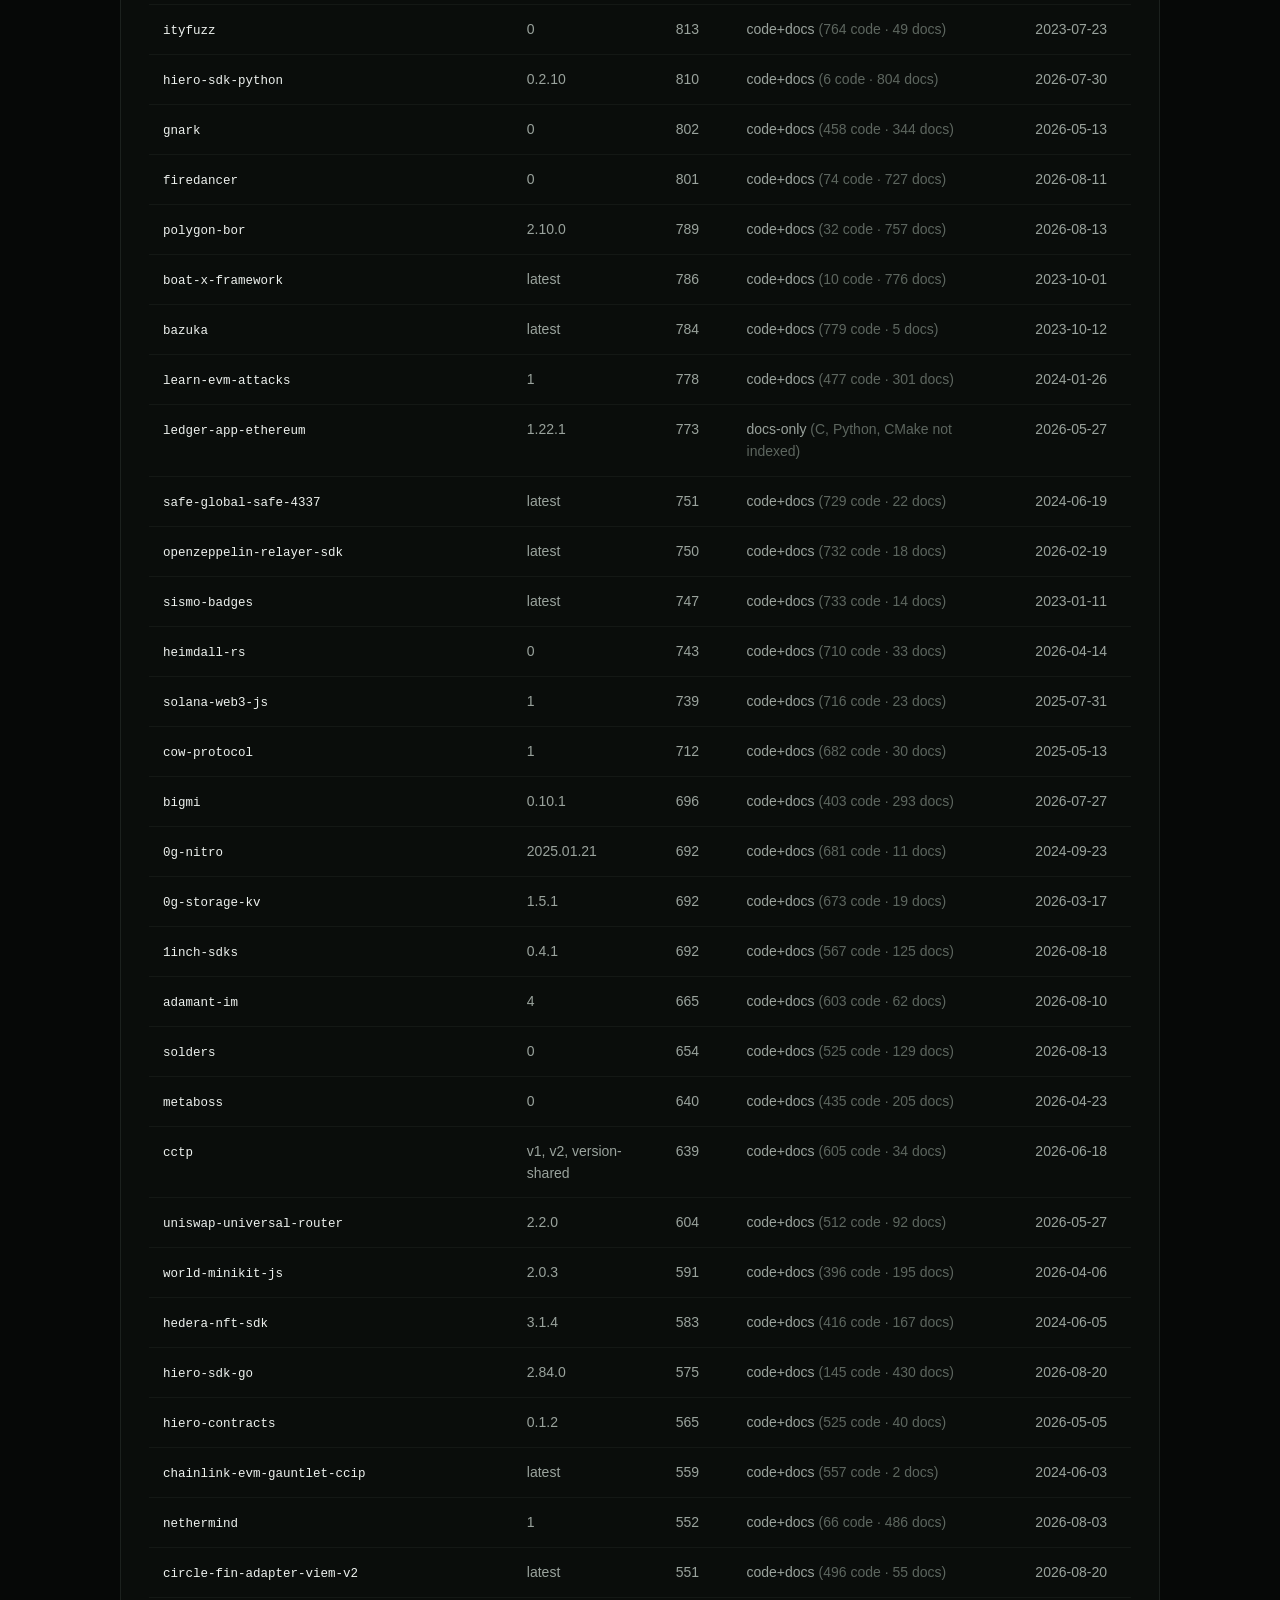
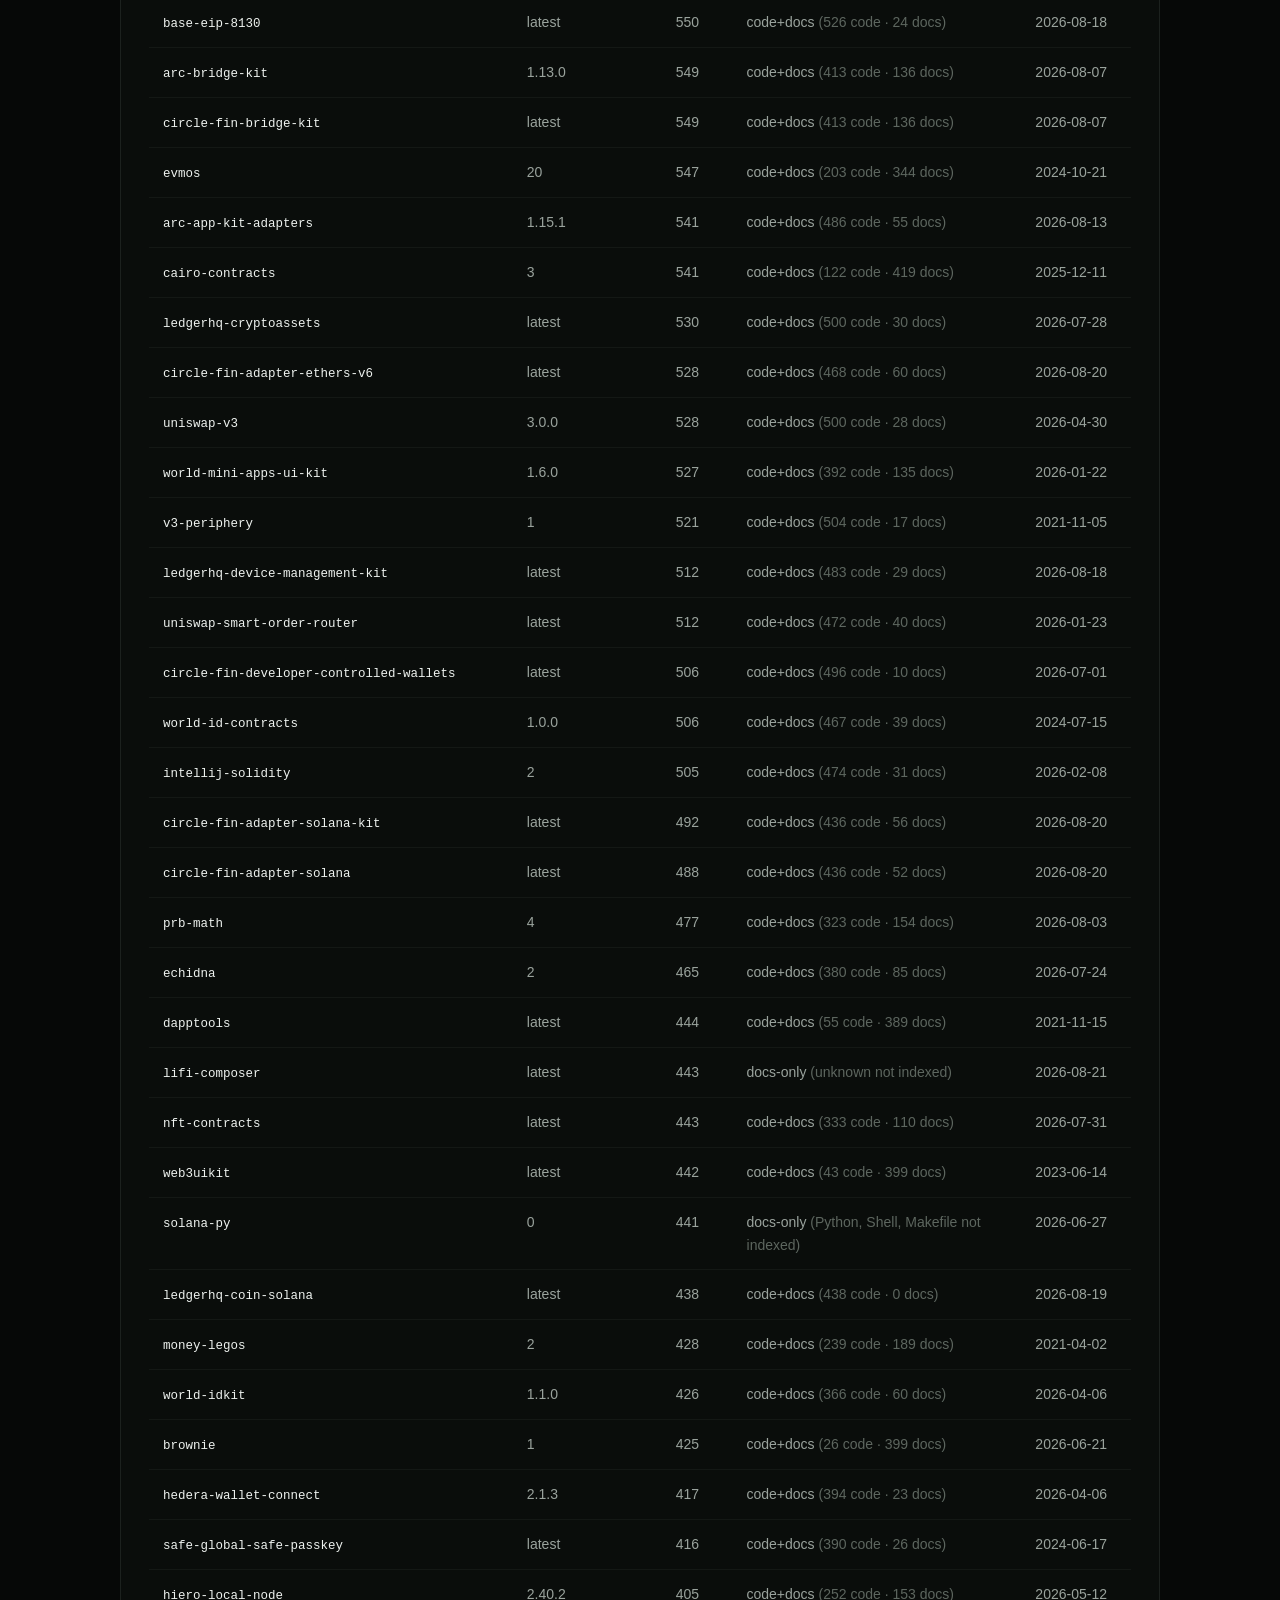
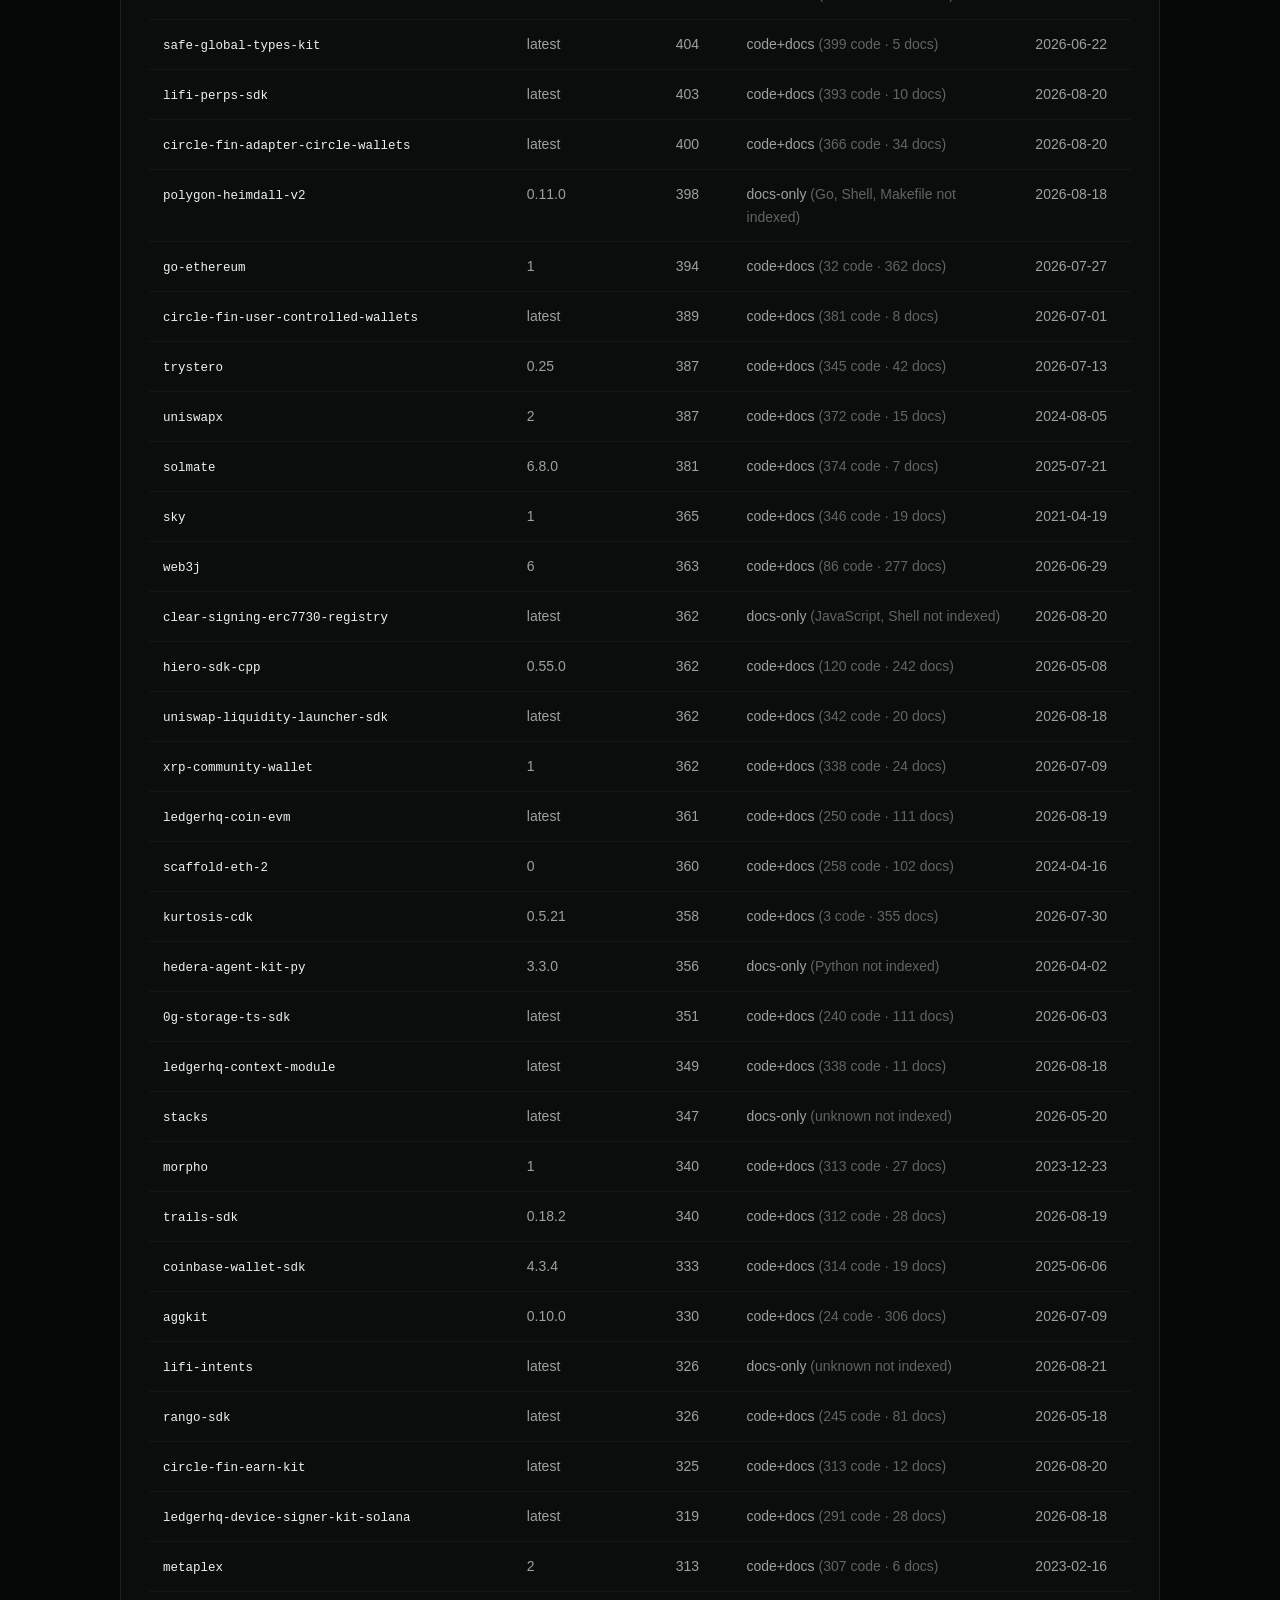
<file: coverage.html>
<!doctype html>
<html lang="en">
<head>
<meta charset="utf-8">
<meta name="viewport" content="width=device-width, initial-scale=1">
<title>web3ctx — coverage: is my stack in there?</title>
<meta property="og:type" content="website">
<meta property="og:site_name" content="web3ctx">
<meta property="og:url" content="https://web3ctx.scarai.xyz/coverage.html">
<meta property="og:title" content="web3ctx coverage — is your stack in there?">
<meta property="og:description" content="Every integration project the corpus holds: versions carried, unit counts, how much is code, and the date of the source we pinned.">
<meta property="og:image" content="https://web3ctx.scarai.xyz/og.png">
<meta property="og:image:width" content="1200">
<meta property="og:image:height" content="630">
<meta property="og:image:alt" content="web3ctx — the last mile before your agent signs.">
<meta name="twitter:card" content="summary_large_image">
<meta name="twitter:title" content="web3ctx coverage — is your stack in there?">
<meta name="twitter:description" content="Every integration project the corpus holds: versions carried, unit counts, how much is code, and the date of the source we pinned.">
<meta name="twitter:image" content="https://web3ctx.scarai.xyz/og.png">
<meta name="description" content="Every integration project the corpus holds: versions carried, unit counts, how much is code, and the date of the source we pinned.">
<link rel="stylesheet" href="style.css">
<script src="site.js" defer></script>
<script src="coverage.js" defer></script>
</head>
<body>
<div class="wrap">

<header>
  <div class="kick"><a class="plain" href="https://scarai.xyz">ScarAI</a> · web3ctx</div>
  <h1>Is your stack <em>in there?</em></h1>
  <p class="lede">Every integration project the corpus holds, with the versions it carries, how much
  of it is code, and the date of the source we pinned. Filter for the one you care about.</p>
  <nav class="site">
    <a href="index.html">Overview</a>
    <a href="evals.html">Evals</a>
    <a class="on" href="coverage.html">Coverage</a>
    <a href="architecture.html">Architecture</a>
  </nav>
</header>

<section class="blk">
  <div class="chip">What this holds</div>
  <div id="coverage-summary"><div class="cards c3">
<div class="card scard"><div class="n">Corpus</div><div class="v">630 integration projects + 1,193 specification ids (609 ERC + 583 core EIP + 1 in both repos) = 1,823 total</div><div class="w">the pair, always — a bare total does not publish</div></div>
<div class="card scard"><div class="n">Code + docs</div><div class="v">536</div><div class="w">integration projects whose source parsed into code units</div></div>
<div class="card scard"><div class="n">Docs only</div><div class="v">94</div><div class="w">prose is indexed and no code unit exists — stated, never hidden</div></div>
</div>
<div class="notebox">Corpus stamp <span class="k">1823p-1392977r-2026-08-22T10:29:20Z+26rc51793fc5</span> · index last loaded <b>2026-08-22</b>. The 26 human-run recipes and the 1,193 specification ids are counted in the pair above; the table below lists the integration projects, which is the half a developer asks about.</div></div>
</section>

<section class="blk">
  <div class="chip">Freshness, stated</div>
  <h2>What the dates mean — <em>and what we do not promise.</em></h2>
  <div class="cards c3">
    <div class="card">
      <h3>Source as of</h3>
      <p>Every unit carries <span class="k">as_of</span>: the <b>committer date of the commit we
      pinned</b>. The column below is the newest one a project has. A 2020 date on an archived
      repository is not staleness — it is the newest thing upstream published.</p>
    </div>
    <div class="card">
      <h3>Pinned, so it can be re-checked</h3>
      <p>Every citation resolves to an immutable, re-fetchable reference — a 40-character commit,
      a published package version, or a dated snapshot of a vendor's own bytes. Nothing points at
      a moving target, so any claim can be re-fetched and disputed.</p>
    </div>
    <div class="card">
      <h3>🔴 No refresh cadence is claimed</h3>
      <p>Rebuilds are <b>dated events</b>, recorded in the corpus stamp above — not a schedule.
      We publish when a project was pinned and when the index was last loaded. We do not promise
      a next date, because we would not be able to keep it.</p>
    </div>
  </div>
</section>

<section class="blk">
  <div class="chip">Every project</div>
  <h2>Filter for yours</h2>
  <p class="sub">Type a name, a language, or a coverage label. Matching is plain substring over the
  whole row — no wildcards to learn.</p>
  <div class="figure">
    <div class="fighead">
      <input id="cov-filter" type="search" placeholder="filter — e.g. viem, uniswap, docs-only"
        autocomplete="off" spellcheck="false">
      <span id="cov-count"></span>
    </div>
    <div class="scroll"><table class="data" id="cov-table"><thead><tr><th>project</th><th>versions held</th><th>units</th><th>coverage</th><th>source as of</th></tr></thead><tbody>
<tr data-q="metamask-mobile 8 code+docs"><td><code>metamask-mobile</code></td><td>8</td><td>67,781</td><td>code+docs <span class="dim">(62,856 code · 4,925 docs)</span></td><td>2026-08-12</td></tr>
<tr data-q="ledgerjs-hw-app-eth 4.17.0 code+docs"><td><code>ledgerjs-hw-app-eth</code></td><td>4.17.0</td><td>64,345</td><td>code+docs <span class="dim">(50,428 code · 13,917 docs)</span></td><td>2026-08-19</td></tr>
<tr data-q="sui 1.78.0 code+docs"><td><code>sui</code></td><td>1.78.0</td><td>44,885</td><td>code+docs <span class="dim">(34,122 code · 10,763 docs)</span></td><td>2026-08-04</td></tr>
<tr data-q="starknet-js 10 code+docs"><td><code>starknet-js</code></td><td>10</td><td>44,053</td><td>code+docs <span class="dim">(1,590 code · 42,463 docs)</span></td><td>2026-04-30</td></tr>
<tr data-q="hyperlane latest code+docs"><td><code>hyperlane</code></td><td>latest</td><td>37,693</td><td>code+docs <span class="dim">(31,206 code · 6,487 docs)</span></td><td>2026-08-14</td></tr>
<tr data-q="app-monorepo 6 code+docs"><td><code>app-monorepo</code></td><td>6</td><td>37,072</td><td>code+docs <span class="dim">(33,779 code · 3,293 docs)</span></td><td>2026-07-13</td></tr>
<tr data-q="aptos latest code+docs"><td><code>aptos</code></td><td>latest</td><td>36,590</td><td>code+docs <span class="dim">(32,890 code · 3,700 docs)</span></td><td>2026-08-11</td></tr>
<tr data-q="ccxt 4 code+docs"><td><code>ccxt</code></td><td>4</td><td>36,346</td><td>code+docs <span class="dim">(20,668 code · 15,678 docs)</span></td><td>2026-08-11</td></tr>
<tr data-q="metamask-extension 13 code+docs"><td><code>metamask-extension</code></td><td>13</td><td>29,840</td><td>code+docs <span class="dim">(27,547 code · 2,293 docs)</span></td><td>2026-08-11</td></tr>
<tr data-q="trezor-suite 26 code+docs"><td><code>trezor-suite</code></td><td>26</td><td>28,428</td><td>code+docs <span class="dim">(25,647 code · 2,781 docs)</span></td><td>2026-08-03</td></tr>
<tr data-q="thirdweb latest code+docs"><td><code>thirdweb</code></td><td>latest</td><td>22,275</td><td>code+docs <span class="dim">(17,083 code · 5,192 docs)</span></td><td>2026-08-13</td></tr>
<tr data-q="stacks-core 4 code+docs"><td><code>stacks-core</code></td><td>4</td><td>19,691</td><td>code+docs <span class="dim">(18,952 code · 739 docs)</span></td><td>2026-08-11</td></tr>
<tr data-q="optimism latest code+docs"><td><code>optimism</code></td><td>latest</td><td>19,463</td><td>code+docs <span class="dim">(13,202 code · 6,261 docs)</span></td><td>2026-08-12</td></tr>
<tr data-q="viem 2 code+docs"><td><code>viem</code></td><td>2</td><td>19,288</td><td>code+docs <span class="dim">(8,265 code · 11,023 docs)</span></td><td>2026-08-02</td></tr>
<tr data-q="ethereumjs-monorepo latest code+docs"><td><code>ethereumjs-monorepo</code></td><td>latest</td><td>18,921</td><td>code+docs <span class="dim">(6,002 code · 12,919 docs)</span></td><td>2026-05-29</td></tr>
<tr data-q="wagmi 2 3 code+docs"><td><code>wagmi</code></td><td>2, 3</td><td>18,540</td><td>code+docs <span class="dim">(5,187 code · 13,353 docs)</span></td><td>2026-08-03</td></tr>
<tr data-q="solana 4 code+docs"><td><code>solana</code></td><td>4</td><td>16,962</td><td>code+docs <span class="dim">(16,724 code · 238 docs)</span></td><td>2026-08-07</td></tr>
<tr data-q="foundry 1.8.0 code+docs"><td><code>foundry</code></td><td>1.8.0</td><td>16,486</td><td>code+docs <span class="dim">(15,513 code · 973 docs)</span></td><td>2026-08-04</td></tr>
<tr data-q="asset-tokenization-studio latest code+docs"><td><code>asset-tokenization-studio</code></td><td>latest</td><td>15,040</td><td>code+docs <span class="dim">(12,570 code · 2,470 docs)</span></td><td>2026-06-24</td></tr>
<tr data-q="reown 1.8.23 code+docs"><td><code>reown</code></td><td>1.8.23</td><td>14,764</td><td>code+docs <span class="dim">(6,539 code · 8,225 docs)</span></td><td>2026-07-22</td></tr>
<tr data-q="reth 2 code+docs"><td><code>reth</code></td><td>2</td><td>13,394</td><td>code+docs <span class="dim">(11,970 code · 1,424 docs)</span></td><td>2026-08-12</td></tr>
<tr data-q="base-monorepo 1.2.0 code+docs"><td><code>base-monorepo</code></td><td>1.2.0</td><td>13,297</td><td>code+docs <span class="dim">(12,449 code · 848 docs)</span></td><td>2026-07-20</td></tr>
<tr data-q="ethereum-org-website 11 code+docs"><td><code>ethereum-org-website</code></td><td>11</td><td>11,324</td><td>code+docs <span class="dim">(3,058 code · 8,266 docs)</span></td><td>2026-08-13</td></tr>
<tr data-q="ledger-device-management-kit 0.7.0 code+docs"><td><code>ledger-device-management-kit</code></td><td>0.7.0</td><td>10,965</td><td>code+docs <span class="dim">(8,400 code · 2,565 docs)</span></td><td>2026-08-18</td></tr>
<tr data-q="ccip 2 code+docs"><td><code>ccip</code></td><td>2</td><td>10,879</td><td>code+docs <span class="dim">(8,938 code · 1,941 docs)</span></td><td>2025-01-09</td></tr>
<tr data-q="hedera-docs 0.2.0 docs-only mdx css javascript"><td><code>hedera-docs</code></td><td>0.2.0</td><td>10,670</td><td>docs-only <span class="dim">(MDX, CSS, JavaScript not indexed)</span></td><td>2026-06-05</td></tr>
<tr data-q="wormhole 2 code+docs"><td><code>wormhole</code></td><td>2</td><td>10,497</td><td>code+docs <span class="dim">(9,085 code · 1,412 docs)</span></td><td>2026-08-03</td></tr>
<tr data-q="linea latest code+docs"><td><code>linea</code></td><td>latest</td><td>10,135</td><td>code+docs <span class="dim">(6,458 code · 3,677 docs)</span></td><td>2026-07-14</td></tr>
<tr data-q="sovereign-sdk latest code+docs"><td><code>sovereign-sdk</code></td><td>latest</td><td>10,081</td><td>code+docs <span class="dim">(8,622 code · 1,459 docs)</span></td><td>2026-07-09</td></tr>
<tr data-q="hardhat latest code+docs"><td><code>hardhat</code></td><td>latest</td><td>9,631</td><td>code+docs <span class="dim">(7,769 code · 1,862 docs)</span></td><td>2026-08-12</td></tr>
<tr data-q="internet-court-skill 0 code+docs"><td><code>internet-court-skill</code></td><td>0</td><td>9,369</td><td>code+docs <span class="dim">(379 code · 8,990 docs)</span></td><td>2026-08-11</td></tr>
<tr data-q="taiko-mono latest code+docs"><td><code>taiko-mono</code></td><td>latest</td><td>9,240</td><td>code+docs <span class="dim">(5,138 code · 4,102 docs)</span></td><td>2026-07-03</td></tr>
<tr data-q="rainbowkit latest code+docs"><td><code>rainbowkit</code></td><td>latest</td><td>9,192</td><td>code+docs <span class="dim">(871 code · 8,321 docs)</span></td><td>2026-05-06</td></tr>
<tr data-q="rainbow 2 code+docs"><td><code>rainbow</code></td><td>2</td><td>9,116</td><td>code+docs <span class="dim">(8,198 code · 918 docs)</span></td><td>2026-08-10</td></tr>
<tr data-q="dogecoin 1 code+docs"><td><code>dogecoin</code></td><td>1</td><td>8,972</td><td>code+docs <span class="dim">(8,094 code · 878 docs)</span></td><td>2024-12-01</td></tr>
<tr data-q="pyth latest code+docs"><td><code>pyth</code></td><td>latest</td><td>8,909</td><td>code+docs <span class="dim">(6,890 code · 2,019 docs)</span></td><td>2026-08-07</td></tr>
<tr data-q="zksync latest code+docs"><td><code>zksync</code></td><td>latest</td><td>8,679</td><td>code+docs <span class="dim">(5,629 code · 3,050 docs)</span></td><td>2026-08-08</td></tr>
<tr data-q="lifi-contracts latest code+docs"><td><code>lifi-contracts</code></td><td>latest</td><td>8,609</td><td>code+docs <span class="dim">(5,421 code · 3,188 docs)</span></td><td>2026-08-20</td></tr>
<tr data-q="lifi latest code+docs"><td><code>lifi</code></td><td>latest</td><td>8,516</td><td>code+docs <span class="dim">(5,367 code · 3,149 docs)</span></td><td>2026-08-12</td></tr>
<tr data-q="rabby 0 code+docs"><td><code>rabby</code></td><td>0</td><td>8,010</td><td>code+docs <span class="dim">(7,807 code · 203 docs)</span></td><td>2026-08-14</td></tr>
<tr data-q="remix-project 2 code+docs"><td><code>remix-project</code></td><td>2</td><td>7,723</td><td>code+docs <span class="dim">(7,105 code · 618 docs)</span></td><td>2026-07-24</td></tr>
<tr data-q="agglayer-contracts 12.2.3 code+docs"><td><code>agglayer-contracts</code></td><td>12.2.3</td><td>7,363</td><td>code+docs <span class="dim">(3,095 code · 4,268 docs)</span></td><td>2026-03-09</td></tr>
<tr data-q="solana-agent-kit 2 code+docs"><td><code>solana-agent-kit</code></td><td>2</td><td>7,283</td><td>code+docs <span class="dim">(2,316 code · 4,967 docs)</span></td><td>2025-07-24</td></tr>
<tr data-q="solang 0 code+docs"><td><code>solang</code></td><td>0</td><td>7,159</td><td>code+docs <span class="dim">(7,025 code · 134 docs)</span></td><td>2026-07-07</td></tr>
<tr data-q="cdp-sdk 1.55.0 code+docs"><td><code>cdp-sdk</code></td><td>1.55.0</td><td>7,087</td><td>code+docs <span class="dim">(5,893 code · 1,194 docs)</span></td><td>2026-08-04</td></tr>
<tr data-q="coinbase-cdp latest code+docs"><td><code>coinbase-cdp</code></td><td>latest</td><td>7,087</td><td>code+docs <span class="dim">(5,893 code · 1,194 docs)</span></td><td>2026-08-04</td></tr>
<tr data-q="the-graph 0.45 code+docs"><td><code>the-graph</code></td><td>0.45</td><td>6,554</td><td>code+docs <span class="dim">(5,633 code · 921 docs)</span></td><td>2026-08-03</td></tr>
<tr data-q="starknet 2.20.0 code+docs"><td><code>starknet</code></td><td>2.20.0</td><td>6,458</td><td>code+docs <span class="dim">(6,299 code · 159 docs)</span></td><td>2026-08-04</td></tr>
<tr data-q="verge 26 code+docs"><td><code>verge</code></td><td>26</td><td>6,337</td><td>code+docs <span class="dim">(5,195 code · 1,142 docs)</span></td><td>2026-07-02</td></tr>
<tr data-q="prediction-market latest code+docs"><td><code>prediction-market</code></td><td>latest</td><td>6,273</td><td>code+docs <span class="dim">(6,053 code · 220 docs)</span></td><td>2026-08-21</td></tr>
<tr data-q="eattheblocks latest code+docs"><td><code>eattheblocks</code></td><td>latest</td><td>6,230</td><td>code+docs <span class="dim">(4,656 code · 1,574 docs)</span></td><td>2021-10-22</td></tr>
<tr data-q="squid-sdk latest code+docs"><td><code>squid-sdk</code></td><td>latest</td><td>6,168</td><td>code+docs <span class="dim">(3,335 code · 2,833 docs)</span></td><td>2026-07-30</td></tr>
<tr data-q="rango-client latest code+docs"><td><code>rango-client</code></td><td>latest</td><td>6,110</td><td>code+docs <span class="dim">(2,934 code · 3,176 docs)</span></td><td>2026-07-28</td></tr>
<tr data-q="anchor 1.1.2 code+docs"><td><code>anchor</code></td><td>1.1.2</td><td>6,004</td><td>code+docs <span class="dim">(3,552 code · 2,452 docs)</span></td><td>2026-07-21</td></tr>
<tr data-q="solady 0.1.26 code+docs"><td><code>solady</code></td><td>0.1.26</td><td>5,967</td><td>code+docs <span class="dim">(3,519 code · 2,448 docs)</span></td><td>2026-08-02</td></tr>
<tr data-q="0x latest code+docs"><td><code>0x</code></td><td>latest</td><td>5,955</td><td>code+docs <span class="dim">(3,414 code · 2,541 docs)</span></td><td>2023-11-16</td></tr>
<tr data-q="maskbook latest code+docs"><td><code>maskbook</code></td><td>latest</td><td>5,915</td><td>code+docs <span class="dim">(5,737 code · 178 docs)</span></td><td>2026-07-15</td></tr>
<tr data-q="datahaven 0.26 code+docs"><td><code>datahaven</code></td><td>0.26</td><td>5,715</td><td>code+docs <span class="dim">(5,243 code · 472 docs)</span></td><td>2026-03-04</td></tr>
<tr data-q="lido 4 code+docs"><td><code>lido</code></td><td>4</td><td>5,687</td><td>code+docs <span class="dim">(5,564 code · 123 docs)</span></td><td>2026-07-24</td></tr>
<tr data-q="embark 6 code+docs"><td><code>embark</code></td><td>6</td><td>5,684</td><td>code+docs <span class="dim">(628 code · 5,056 docs)</span></td><td>2020-04-27</td></tr>
<tr data-q="mytonwallet 26 code+docs"><td><code>mytonwallet</code></td><td>26</td><td>5,560</td><td>code+docs <span class="dim">(5,376 code · 184 docs)</span></td><td>2026-08-12</td></tr>
<tr data-q="solana-playground latest code+docs"><td><code>solana-playground</code></td><td>latest</td><td>5,541</td><td>code+docs <span class="dim">(5,406 code · 135 docs)</span></td><td>2026-08-21</td></tr>
<tr data-q="hiero-consensus-node 0.76.1 code+docs"><td><code>hiero-consensus-node</code></td><td>0.76.1</td><td>5,419</td><td>code+docs <span class="dim">(1,354 code · 4,065 docs)</span></td><td>2026-08-05</td></tr>
<tr data-q="stablecoin-studio 4.4.0 code+docs"><td><code>stablecoin-studio</code></td><td>4.4.0</td><td>5,292</td><td>code+docs <span class="dim">(3,089 code · 2,203 docs)</span></td><td>2026-06-29</td></tr>
<tr data-q="balancer-v3 latest code+docs"><td><code>balancer-v3</code></td><td>latest</td><td>5,278</td><td>code+docs <span class="dim">(5,048 code · 230 docs)</span></td><td>2026-08-03</td></tr>
<tr data-q="eigenlayer 1 code+docs"><td><code>eigenlayer</code></td><td>1</td><td>5,238</td><td>code+docs <span class="dim">(4,246 code · 992 docs)</span></td><td>2026-06-24</td></tr>
<tr data-q="hiero-ledger-proto latest code+docs"><td><code>hiero-ledger-proto</code></td><td>latest</td><td>4,823</td><td>code+docs <span class="dim">(2,830 code · 1,993 docs)</span></td><td>2026-06-09</td></tr>
<tr data-q="ant-design-web3 latest code+docs"><td><code>ant-design-web3</code></td><td>latest</td><td>4,822</td><td>code+docs <span class="dim">(3,006 code · 1,816 docs)</span></td><td>2025-12-19</td></tr>
<tr data-q="argent-x 5 code+docs"><td><code>argent-x</code></td><td>5</td><td>4,801</td><td>code+docs <span class="dim">(4,531 code · 270 docs)</span></td><td>2025-03-14</td></tr>
<tr data-q="hiero-cli 1.2.0 code+docs"><td><code>hiero-cli</code></td><td>1.2.0</td><td>4,592</td><td>code+docs <span class="dim">(3,327 code · 1,265 docs)</span></td><td>2026-06-24</td></tr>
<tr data-q="starknet-foundry 0.63 code+docs"><td><code>starknet-foundry</code></td><td>0.63</td><td>4,580</td><td>code+docs <span class="dim">(2,777 code · 1,803 docs)</span></td><td>2026-08-06</td></tr>
<tr data-q="gmx 2 code+docs"><td><code>gmx</code></td><td>2</td><td>4,512</td><td>code+docs <span class="dim">(4,412 code · 100 docs)</span></td><td>2025-09-09</td></tr>
<tr data-q="protocol-monorepo latest code+docs"><td><code>protocol-monorepo</code></td><td>latest</td><td>4,387</td><td>code+docs <span class="dim">(3,719 code · 668 docs)</span></td><td>2026-06-26</td></tr>
<tr data-q="ether-fi latest code+docs"><td><code>ether-fi</code></td><td>latest</td><td>4,266</td><td>code+docs <span class="dim">(3,517 code · 749 docs)</span></td><td>2026-07-15</td></tr>
<tr data-q="hiero-improvement-proposals latest code+docs"><td><code>hiero-improvement-proposals</code></td><td>latest</td><td>4,028</td><td>code+docs <span class="dim">(69 code · 3,959 docs)</span></td><td>2026-08-11</td></tr>
<tr data-q="lifi-widget 4.1.3 code+docs"><td><code>lifi-widget</code></td><td>4.1.3</td><td>3,975</td><td>code+docs <span class="dim">(2,370 code · 1,605 docs)</span></td><td>2026-07-27</td></tr>
<tr data-q="acala 2 code+docs"><td><code>acala</code></td><td>2</td><td>3,907</td><td>code+docs <span class="dim">(3,889 code · 18 docs)</span></td><td>2026-08-11</td></tr>
<tr data-q="across latest code+docs"><td><code>across</code></td><td>latest</td><td>3,884</td><td>code+docs <span class="dim">(3,703 code · 181 docs)</span></td><td>2026-08-11</td></tr>
<tr data-q="revm 115 code+docs"><td><code>revm</code></td><td>115</td><td>3,800</td><td>code+docs <span class="dim">(1,638 code · 2,162 docs)</span></td><td>2026-07-23</td></tr>
<tr data-q="metamask-sdk 0.34.1 code+docs"><td><code>metamask-sdk</code></td><td>0.34.1</td><td>3,770</td><td>code+docs <span class="dim">(2,399 code · 1,371 docs)</span></td><td>2026-06-15</td></tr>
<tr data-q="uniswap-sdks latest code+docs"><td><code>uniswap-sdks</code></td><td>latest</td><td>3,589</td><td>code+docs <span class="dim">(3,172 code · 417 docs)</span></td><td>2026-08-18</td></tr>
<tr data-q="celo latest code+docs"><td><code>celo</code></td><td>latest</td><td>3,568</td><td>code+docs <span class="dim">(3,219 code · 349 docs)</span></td><td>2026-04-14</td></tr>
<tr data-q="coinbase-onchainkit 1.1.2 code+docs"><td><code>coinbase-onchainkit</code></td><td>1.1.2</td><td>3,521</td><td>code+docs <span class="dim">(2,837 code · 684 docs)</span></td><td>2025-10-28</td></tr>
<tr data-q="secretnetwork 1 code+docs"><td><code>secretnetwork</code></td><td>1</td><td>3,480</td><td>code+docs <span class="dim">(2,712 code · 768 docs)</span></td><td>2026-06-08</td></tr>
<tr data-q="relay latest code+docs"><td><code>relay</code></td><td>latest</td><td>3,418</td><td>code+docs <span class="dim">(1,306 code · 2,112 docs)</span></td><td>2026-08-04</td></tr>
<tr data-q="world-chain 2.4.2 code+docs"><td><code>world-chain</code></td><td>2.4.2</td><td>3,394</td><td>code+docs <span class="dim">(2,746 code · 648 docs)</span></td><td>2026-08-13</td></tr>
<tr data-q="stargate latest code+docs"><td><code>stargate</code></td><td>latest</td><td>3,357</td><td>code+docs <span class="dim">(2,173 code · 1,184 docs)</span></td><td>2026-08-07</td></tr>
<tr data-q="ethers 5 6 code+docs"><td><code>ethers</code></td><td>5, 6</td><td>3,320</td><td>code+docs <span class="dim">(3,047 code · 273 docs)</span></td><td>2026-06-18</td></tr>
<tr data-q="substreams-chain-modules latest code+docs"><td><code>substreams-chain-modules</code></td><td>latest</td><td>3,221</td><td>code+docs <span class="dim">(3,121 code · 100 docs)</span></td><td>2026-07-28</td></tr>
<tr data-q="aave-v3 3.6.0 code+docs"><td><code>aave-v3</code></td><td>3.6.0</td><td>3,180</td><td>code+docs <span class="dim">(2,336 code · 844 docs)</span></td><td>2026-06-19</td></tr>
<tr data-q="slither 0.11 code+docs"><td><code>slither</code></td><td>0.11</td><td>3,174</td><td>code+docs <span class="dim">(2,333 code · 841 docs)</span></td><td>2026-07-28</td></tr>
<tr data-q="sourcify latest code+docs"><td><code>sourcify</code></td><td>latest</td><td>3,034</td><td>code+docs <span class="dim">(2,534 code · 500 docs)</span></td><td>2026-07-06</td></tr>
<tr data-q="plutus 1 code+docs"><td><code>plutus</code></td><td>1</td><td>2,893</td><td>code+docs <span class="dim">(8 code · 2,885 docs)</span></td><td>2026-08-06</td></tr>
<tr data-q="alchemy-aa-sdk 5 code+docs"><td><code>alchemy-aa-sdk</code></td><td>5</td><td>2,784</td><td>code+docs <span class="dim">(887 code · 1,897 docs)</span></td><td>2026-08-12</td></tr>
<tr data-q="hiero-json-rpc-relay 0.78.3 code+docs"><td><code>hiero-json-rpc-relay</code></td><td>0.78.3</td><td>2,782</td><td>code+docs <span class="dim">(2,011 code · 771 docs)</span></td><td>2026-08-20</td></tr>
<tr data-q="hyperliquid-sdk latest code+docs"><td><code>hyperliquid-sdk</code></td><td>latest</td><td>2,762</td><td>code+docs <span class="dim">(2,748 code · 14 docs)</span></td><td>2026-05-09</td></tr>
<tr data-q="seaport 1 code+docs"><td><code>seaport</code></td><td>1</td><td>2,735</td><td>code+docs <span class="dim">(2,609 code · 126 docs)</span></td><td>2024-03-20</td></tr>
<tr data-q="program-examples latest code+docs"><td><code>program-examples</code></td><td>latest</td><td>2,725</td><td>code+docs <span class="dim">(2,418 code · 307 docs)</span></td><td>2026-08-19</td></tr>
<tr data-q="chainlink latest code+docs"><td><code>chainlink</code></td><td>latest</td><td>2,672</td><td>code+docs <span class="dim">(19 code · 2,653 docs)</span></td><td>2026-08-11</td></tr>
<tr data-q="hashgraph-proto latest code+docs"><td><code>hashgraph-proto</code></td><td>latest</td><td>2,664</td><td>code+docs <span class="dim">(2,664 code · 0 docs)</span></td><td>2025-11-20</td></tr>
<tr data-q="hedera-agent-kit-js 4.1.0 code+docs"><td><code>hedera-agent-kit-js</code></td><td>4.1.0</td><td>2,661</td><td>code+docs <span class="dim">(1,862 code · 799 docs)</span></td><td>2026-08-04</td></tr>
<tr data-q="x402 1 code+docs"><td><code>x402</code></td><td>1</td><td>2,654</td><td>code+docs <span class="dim">(1,968 code · 686 docs)</span></td><td>2025-12-10</td></tr>
<tr data-q="uniswap-ai latest code+docs"><td><code>uniswap-ai</code></td><td>latest</td><td>2,652</td><td>code+docs <span class="dim">(16 code · 2,636 docs)</span></td><td>2026-08-20</td></tr>
<tr data-q="world-id-protocol 1.2.3 code+docs"><td><code>world-id-protocol</code></td><td>1.2.3</td><td>2,594</td><td>code+docs <span class="dim">(2,234 code · 360 docs)</span></td><td>2026-08-17</td></tr>
<tr data-q="web3-ethereum-defi latest code+docs"><td><code>web3-ethereum-defi</code></td><td>latest</td><td>2,566</td><td>code+docs <span class="dim">(301 code · 2,265 docs)</span></td><td>2026-06-12</td></tr>
<tr data-q="ledger-wallet-api 3.4.3 code+docs"><td><code>ledger-wallet-api</code></td><td>3.4.3</td><td>2,557</td><td>code+docs <span class="dim">(450 code · 2,107 docs)</span></td><td>2026-08-06</td></tr>
<tr data-q="circle-fin-app-kit latest code+docs"><td><code>circle-fin-app-kit</code></td><td>latest</td><td>2,544</td><td>code+docs <span class="dim">(2,500 code · 44 docs)</span></td><td>2026-08-20</td></tr>
<tr data-q="ledger-wallet-provider 1.4.2 code+docs"><td><code>ledger-wallet-provider</code></td><td>1.4.2</td><td>2,523</td><td>code+docs <span class="dim">(2,144 code · 379 docs)</span></td><td>2026-08-18</td></tr>
<tr data-q="arc-app-kit 1.12.0 code+docs"><td><code>arc-app-kit</code></td><td>1.12.0</td><td>2,520</td><td>code+docs <span class="dim">(2,476 code · 44 docs)</span></td><td>2026-08-07</td></tr>
<tr data-q="openzeppelin-contracts 5.x code+docs"><td><code>openzeppelin-contracts</code></td><td>5.x</td><td>2,490</td><td>code+docs <span class="dim">(2,088 code · 402 docs)</span></td><td>2026-08-03</td></tr>
<tr data-q="astar 5 code+docs"><td><code>astar</code></td><td>5</td><td>2,409</td><td>code+docs <span class="dim">(2,276 code · 133 docs)</span></td><td>2026-07-30</td></tr>
<tr data-q="erpc 0 code+docs"><td><code>erpc</code></td><td>0</td><td>2,409</td><td>code+docs <span class="dim">(199 code · 2,210 docs)</span></td><td>2026-08-05</td></tr>
<tr data-q="cre-templates latest code+docs"><td><code>cre-templates</code></td><td>latest</td><td>2,401</td><td>code+docs <span class="dim">(1,573 code · 828 docs)</span></td><td>2026-08-11</td></tr>
<tr data-q="base-contracts 8.2.1 code+docs"><td><code>base-contracts</code></td><td>8.2.1</td><td>2,392</td><td>code+docs <span class="dim">(2,353 code · 39 docs)</span></td><td>2026-06-10</td></tr>
<tr data-q="melonjs 19 code+docs"><td><code>melonjs</code></td><td>19</td><td>2,347</td><td>code+docs <span class="dim">(1,774 code · 573 docs)</span></td><td>2026-07-28</td></tr>
<tr data-q="hiero-sdk-rust 0.45.0 code+docs"><td><code>hiero-sdk-rust</code></td><td>0.45.0</td><td>2,287</td><td>code+docs <span class="dim">(2,233 code · 54 docs)</span></td><td>2026-04-30</td></tr>
<tr data-q="shardeum 1 code+docs"><td><code>shardeum</code></td><td>1</td><td>2,273</td><td>code+docs <span class="dim">(2,134 code · 139 docs)</span></td><td>2025-08-30</td></tr>
<tr data-q="dynamic 5.3.1 code+docs"><td><code>dynamic</code></td><td>5.3.1</td><td>2,206</td><td>code+docs <span class="dim">(2,205 code · 1 docs)</span></td><td>2026-08-14</td></tr>
<tr data-q="walletconnect 2.23.10 code+docs"><td><code>walletconnect</code></td><td>2.23.10</td><td>2,176</td><td>code+docs <span class="dim">(1,242 code · 934 docs)</span></td><td>2026-06-24</td></tr>
<tr data-q="walletconnect-monorepo latest code+docs"><td><code>walletconnect-monorepo</code></td><td>latest</td><td>2,176</td><td>code+docs <span class="dim">(1,242 code · 934 docs)</span></td><td>2026-06-24</td></tr>
<tr data-q="openzeppelin-upgradeable 5 code+docs"><td><code>openzeppelin-upgradeable</code></td><td>5</td><td>2,100</td><td>code+docs <span class="dim">(1,707 code · 393 docs)</span></td><td>2026-07-29</td></tr>
<tr data-q="agentpay-sdk 0 code+docs"><td><code>agentpay-sdk</code></td><td>0</td><td>2,050</td><td>code+docs <span class="dim">(1,816 code · 234 docs)</span></td><td>2026-06-08</td></tr>
<tr data-q="swap-vm 1.0.2 code+docs"><td><code>swap-vm</code></td><td>1.0.2</td><td>2,021</td><td>code+docs <span class="dim">(1,212 code · 809 docs)</span></td><td>2026-07-26</td></tr>
<tr data-q="intentkit 2 code+docs"><td><code>intentkit</code></td><td>2</td><td>1,936</td><td>code+docs <span class="dim">(295 code · 1,641 docs)</span></td><td>2026-06-14</td></tr>
<tr data-q="zerodev latest code+docs"><td><code>zerodev</code></td><td>latest</td><td>1,917</td><td>code+docs <span class="dim">(1,154 code · 763 docs)</span></td><td>2026-08-11</td></tr>
<tr data-q="agglayer 0.5.1 code+docs"><td><code>agglayer</code></td><td>0.5.1</td><td>1,895</td><td>code+docs <span class="dim">(1,671 code · 224 docs)</span></td><td>2026-06-08</td></tr>
<tr data-q="base-account-sdk 2.5.10 code+docs"><td><code>base-account-sdk</code></td><td>2.5.10</td><td>1,873</td><td>code+docs <span class="dim">(1,687 code · 186 docs)</span></td><td>2026-08-12</td></tr>
<tr data-q="blockscout 11 code+docs"><td><code>blockscout</code></td><td>11</td><td>1,841</td><td>code+docs <span class="dim">(438 code · 1,403 docs)</span></td><td>2026-08-10</td></tr>
<tr data-q="layerzero v2 code+docs"><td><code>layerzero</code></td><td>v2</td><td>1,836</td><td>code+docs <span class="dim">(1,653 code · 183 docs)</span></td><td>2026-02-27</td></tr>
<tr data-q="lifi-sdk 4.1.7 code+docs"><td><code>lifi-sdk</code></td><td>4.1.7</td><td>1,833</td><td>code+docs <span class="dim">(875 code · 958 docs)</span></td><td>2026-08-18</td></tr>
<tr data-q="avalanche 1 code+docs"><td><code>avalanche</code></td><td>1</td><td>1,751</td><td>code+docs <span class="dim">(55 code · 1,696 docs)</span></td><td>2026-03-26</td></tr>
<tr data-q="mycrypto 1 code+docs"><td><code>mycrypto</code></td><td>1</td><td>1,730</td><td>code+docs <span class="dim">(1,694 code · 36 docs)</span></td><td>2021-06-10</td></tr>
<tr data-q="pimlico latest code+docs"><td><code>pimlico</code></td><td>latest</td><td>1,696</td><td>code+docs <span class="dim">(749 code · 947 docs)</span></td><td>2026-07-09</td></tr>
<tr data-q="hiero-mirror-node 0.161.3 code+docs"><td><code>hiero-mirror-node</code></td><td>0.161.3</td><td>1,683</td><td>code+docs <span class="dim">(617 code · 1,066 docs)</span></td><td>2026-08-19</td></tr>
<tr data-q="spark 1 code+docs"><td><code>spark</code></td><td>1</td><td>1,674</td><td>code+docs <span class="dim">(1,547 code · 127 docs)</span></td><td>2024-03-19</td></tr>
<tr data-q="ensjs 4.2.2 4.3.1 code+docs"><td><code>ensjs</code></td><td>4.2.2, 4.3.1</td><td>1,669</td><td>code+docs <span class="dim">(1,079 code · 590 docs)</span></td><td>2026-06-24</td></tr>
<tr data-q="0g-storage-node 1.2.0 code+docs"><td><code>0g-storage-node</code></td><td>1.2.0</td><td>1,668</td><td>code+docs <span class="dim">(1,589 code · 79 docs)</span></td><td>2026-01-21</td></tr>
<tr data-q="web3-onboard 2 code+docs"><td><code>web3-onboard</code></td><td>2</td><td>1,625</td><td>code+docs <span class="dim">(598 code · 1,027 docs)</span></td><td>2024-12-27</td></tr>
<tr data-q="typechain latest code+docs"><td><code>typechain</code></td><td>latest</td><td>1,570</td><td>code+docs <span class="dim">(1,165 code · 405 docs)</span></td><td>2023-10-15</td></tr>
<tr data-q="skandha latest code+docs"><td><code>skandha</code></td><td>latest</td><td>1,559</td><td>code+docs <span class="dim">(1,492 code · 67 docs)</span></td><td>2026-07-11</td></tr>
<tr data-q="ens-dao latest docs-only unknown"><td><code>ens-dao</code></td><td>latest</td><td>1,548</td><td>docs-only <span class="dim">(unknown not indexed)</span></td><td>2026-08-22</td></tr>
<tr data-q="aave-v4 4.0 code+docs"><td><code>aave-v4</code></td><td>4.0</td><td>1,546</td><td>code+docs <span class="dim">(1,305 code · 241 docs)</span></td><td>2026-07-21</td></tr>
<tr data-q="wallet-adapter latest code+docs"><td><code>wallet-adapter</code></td><td>latest</td><td>1,514</td><td>code+docs <span class="dim">(419 code · 1,095 docs)</span></td><td>2026-04-01</td></tr>
<tr data-q="0g-compute-ts-sdk 0.9.0 code+docs"><td><code>0g-compute-ts-sdk</code></td><td>0.9.0</td><td>1,505</td><td>code+docs <span class="dim">(1,289 code · 216 docs)</span></td><td>2026-07-17</td></tr>
<tr data-q="hiero-sdk-js 2.87.0 code+docs"><td><code>hiero-sdk-js</code></td><td>2.87.0</td><td>1,499</td><td>code+docs <span class="dim">(426 code · 1,073 docs)</span></td><td>2026-08-12</td></tr>
<tr data-q="0g-doc latest code+docs"><td><code>0g-doc</code></td><td>latest</td><td>1,485</td><td>code+docs <span class="dim">(39 code · 1,446 docs)</span></td><td>2026-08-13</td></tr>
<tr data-q="base-bridge 1.0.0 code+docs"><td><code>base-bridge</code></td><td>1.0.0</td><td>1,471</td><td>code+docs <span class="dim">(1,417 code · 54 docs)</span></td><td>2025-12-05</td></tr>
<tr data-q="ledgerjs-monorepo-legacy 6.29.0 code+docs"><td><code>ledgerjs-monorepo-legacy</code></td><td>6.29.0</td><td>1,471</td><td>code+docs <span class="dim">(654 code · 817 docs)</span></td><td>2022-04-27</td></tr>
<tr data-q="chainlink-ccip-sdk latest code+docs"><td><code>chainlink-ccip-sdk</code></td><td>latest</td><td>1,454</td><td>code+docs <span class="dim">(1,442 code · 12 docs)</span></td><td>2026-08-19</td></tr>
<tr data-q="ens 1 code+docs"><td><code>ens</code></td><td>1</td><td>1,446</td><td>code+docs <span class="dim">(1,352 code · 94 docs)</span></td><td>2026-03-13</td></tr>
<tr data-q="uniswapx-sdk latest code+docs"><td><code>uniswapx-sdk</code></td><td>latest</td><td>1,437</td><td>code+docs <span class="dim">(1,431 code · 6 docs)</span></td><td>2026-08-13</td></tr>
<tr data-q="erc-4337 0.7 0.8 0.9 final code+docs"><td><code>erc-4337</code></td><td>0.7, 0.8, 0.9, final</td><td>1,423</td><td>code+docs <span class="dim">(1,220 code · 203 docs)</span></td><td>2026-08-03</td></tr>
<tr data-q="web3auth 11 code+docs"><td><code>web3auth</code></td><td>11</td><td>1,418</td><td>code+docs <span class="dim">(1,119 code · 299 docs)</span></td><td>2026-08-06</td></tr>
<tr data-q="ethereum latest docs-only python just jinja"><td><code>ethereum</code></td><td>latest</td><td>1,405</td><td>docs-only <span class="dim">(Python, Just, Jinja not indexed)</span></td><td>2026-07-15</td></tr>
<tr data-q="yellowstone-grpc 15 code+docs"><td><code>yellowstone-grpc</code></td><td>15</td><td>1,329</td><td>code+docs <span class="dim">(927 code · 402 docs)</span></td><td>2026-08-13</td></tr>
<tr data-q="uniswap-v4-periphery 1.0.4 code+docs"><td><code>uniswap-v4-periphery</code></td><td>1.0.4</td><td>1,305</td><td>code+docs <span class="dim">(1,294 code · 11 docs)</span></td><td>2026-08-03</td></tr>
<tr data-q="coinbase-agentkit 20250311 code+docs"><td><code>coinbase-agentkit</code></td><td>20250311</td><td>1,290</td><td>code+docs <span class="dim">(572 code · 718 docs)</span></td><td>2025-03-07</td></tr>
<tr data-q="ens-docs latest docs-only unknown"><td><code>ens-docs</code></td><td>latest</td><td>1,268</td><td>docs-only <span class="dim">(unknown not indexed)</span></td><td>2026-08-22</td></tr>
<tr data-q="substreams-skills 1.6.0 code+docs"><td><code>substreams-skills</code></td><td>1.6.0</td><td>1,213</td><td>code+docs <span class="dim">(107 code · 1,106 docs)</span></td><td>2026-08-17</td></tr>
<tr data-q="powfaucet 2 code+docs"><td><code>powfaucet</code></td><td>2</td><td>1,180</td><td>code+docs <span class="dim">(1,152 code · 28 docs)</span></td><td>2026-07-30</td></tr>
<tr data-q="arbitrum 3 code+docs"><td><code>arbitrum</code></td><td>3</td><td>1,171</td><td>code+docs <span class="dim">(966 code · 205 docs)</span></td><td>2026-07-24</td></tr>
<tr data-q="compound-v3 latest code+docs"><td><code>compound-v3</code></td><td>latest</td><td>1,159</td><td>code+docs <span class="dim">(859 code · 300 docs)</span></td><td>2022-07-07</td></tr>
<tr data-q="aerodrome 1 code+docs"><td><code>aerodrome</code></td><td>1</td><td>1,141</td><td>code+docs <span class="dim">(1,043 code · 98 docs)</span></td><td>2023-08-27</td></tr>
<tr data-q="ledgerhq-icons-ui latest code+docs"><td><code>ledgerhq-icons-ui</code></td><td>latest</td><td>1,140</td><td>code+docs <span class="dim">(1,130 code · 10 docs)</span></td><td>2026-03-03</td></tr>
<tr data-q="madara 0 code+docs"><td><code>madara</code></td><td>0</td><td>1,117</td><td>code+docs <span class="dim">(875 code · 242 docs)</span></td><td>2024-05-31</td></tr>
<tr data-q="base-skills 0.2.0 docs-only python shell"><td><code>base-skills</code></td><td>0.2.0</td><td>1,114</td><td>docs-only <span class="dim">(Python, Shell not indexed)</span></td><td>2026-06-23</td></tr>
<tr data-q="safe-global-safe-smart-account latest code+docs"><td><code>safe-global-safe-smart-account</code></td><td>latest</td><td>1,024</td><td>code+docs <span class="dim">(1,010 code · 14 docs)</span></td><td>2026-02-02</td></tr>
<tr data-q="zora latest code+docs"><td><code>zora</code></td><td>latest</td><td>1,022</td><td>code+docs <span class="dim">(896 code · 126 docs)</span></td><td>2023-11-28</td></tr>
<tr data-q="nft-storage latest code+docs"><td><code>nft-storage</code></td><td>latest</td><td>1,019</td><td>code+docs <span class="dim">(53 code · 966 docs)</span></td><td>2024-07-02</td></tr>
<tr data-q="juno 0 code+docs"><td><code>juno</code></td><td>0</td><td>1,005</td><td>code+docs <span class="dim">(94 code · 911 docs)</span></td><td>2026-07-21</td></tr>
<tr data-q="chainlink-ccip-tools-ts latest code+docs"><td><code>chainlink-ccip-tools-ts</code></td><td>latest</td><td>1,003</td><td>code+docs <span class="dim">(984 code · 19 docs)</span></td><td>2025-11-06</td></tr>
<tr data-q="solana-swap-api latest code+docs"><td><code>solana-swap-api</code></td><td>latest</td><td>989</td><td>code+docs <span class="dim">(918 code · 71 docs)</span></td><td>2026-07-27</td></tr>
<tr data-q="circle-skills latest docs-only javascript"><td><code>circle-skills</code></td><td>latest</td><td>944</td><td>docs-only <span class="dim">(JavaScript not indexed)</span></td><td>2026-08-13</td></tr>
<tr data-q="world-developer-docs latest docs-only mdx javascript css"><td><code>world-developer-docs</code></td><td>latest</td><td>940</td><td>docs-only <span class="dim">(MDX, JavaScript, CSS not indexed)</span></td><td>2026-08-20</td></tr>
<tr data-q="forge-std 1.16.2 code+docs"><td><code>forge-std</code></td><td>1.16.2</td><td>938</td><td>code+docs <span class="dim">(900 code · 38 docs)</span></td><td>2026-08-03</td></tr>
<tr data-q="hiero-ledger-sdk latest code+docs"><td><code>hiero-ledger-sdk</code></td><td>latest</td><td>925</td><td>code+docs <span class="dim">(897 code · 28 docs)</span></td><td>2026-08-12</td></tr>
<tr data-q="safe 1.5 code+docs"><td><code>safe</code></td><td>1.5</td><td>925</td><td>code+docs <span class="dim">(692 code · 233 docs)</span></td><td>2026-06-05</td></tr>
<tr data-q="world-idkit-js-legacy 2.2.5 code+docs"><td><code>world-idkit-js-legacy</code></td><td>2.2.5</td><td>900</td><td>code+docs <span class="dim">(120 code · 780 docs)</span></td><td>2025-10-02</td></tr>
<tr data-q="substreams-evm 0.1.0 code+docs"><td><code>substreams-evm</code></td><td>0.1.0</td><td>895</td><td>code+docs <span class="dim">(744 code · 151 docs)</span></td><td>2026-05-07</td></tr>
<tr data-q="semgrep-smart-contracts 1 code+docs"><td><code>semgrep-smart-contracts</code></td><td>1</td><td>888</td><td>code+docs <span class="dim">(876 code · 12 docs)</span></td><td>2025-06-02</td></tr>
<tr data-q="safe-smart-account 1 code+docs"><td><code>safe-smart-account</code></td><td>1</td><td>880</td><td>code+docs <span class="dim">(651 code · 229 docs)</span></td><td>2025-07-03</td></tr>
<tr data-q="basenames 1.1.2 code+docs"><td><code>basenames</code></td><td>1.1.2</td><td>876</td><td>code+docs <span class="dim">(852 code · 24 docs)</span></td><td>2025-11-10</td></tr>
<tr data-q="bnb-chain 1 code+docs"><td><code>bnb-chain</code></td><td>1</td><td>874</td><td>code+docs <span class="dim">(32 code · 842 docs)</span></td><td>2026-08-11</td></tr>
<tr data-q="account-abstraction 0 0.9 code+docs"><td><code>account-abstraction</code></td><td>0, 0.9</td><td>862</td><td>code+docs <span class="dim">(830 code · 32 docs)</span></td><td>2025-12-16</td></tr>
<tr data-q="argent-contracts 2 code+docs"><td><code>argent-contracts</code></td><td>2</td><td>860</td><td>code+docs <span class="dim">(813 code · 47 docs)</span></td><td>2021-04-29</td></tr>
<tr data-q="oms-wallet-typescript-sdk 0.2.0 code+docs"><td><code>oms-wallet-typescript-sdk</code></td><td>0.2.0</td><td>860</td><td>code+docs <span class="dim">(622 code · 238 docs)</span></td><td>2026-07-15</td></tr>
<tr data-q="uniswap-v4 1.0.2 code+docs"><td><code>uniswap-v4</code></td><td>1.0.2</td><td>850</td><td>code+docs <span class="dim">(832 code · 18 docs)</span></td><td>2026-04-02</td></tr>
<tr data-q="hiero-sdk-java 2.77.0 code+docs"><td><code>hiero-sdk-java</code></td><td>2.77.0</td><td>846</td><td>code+docs <span class="dim">(153 code · 693 docs)</span></td><td>2026-08-20</td></tr>
<tr data-q="lifi-contract-types 2.0.0 code+docs"><td><code>lifi-contract-types</code></td><td>2.0.0</td><td>829</td><td>code+docs <span class="dim">(827 code · 2 docs)</span></td><td>2022-10-19</td></tr>
<tr data-q="1inch latest code+docs"><td><code>1inch</code></td><td>latest</td><td>826</td><td>code+docs <span class="dim">(212 code · 614 docs)</span></td><td>2026-08-06</td></tr>
<tr data-q="ityfuzz 0 code+docs"><td><code>ityfuzz</code></td><td>0</td><td>813</td><td>code+docs <span class="dim">(764 code · 49 docs)</span></td><td>2023-07-23</td></tr>
<tr data-q="hiero-sdk-python 0.2.10 code+docs"><td><code>hiero-sdk-python</code></td><td>0.2.10</td><td>810</td><td>code+docs <span class="dim">(6 code · 804 docs)</span></td><td>2026-07-30</td></tr>
<tr data-q="gnark 0 code+docs"><td><code>gnark</code></td><td>0</td><td>802</td><td>code+docs <span class="dim">(458 code · 344 docs)</span></td><td>2026-05-13</td></tr>
<tr data-q="firedancer 0 code+docs"><td><code>firedancer</code></td><td>0</td><td>801</td><td>code+docs <span class="dim">(74 code · 727 docs)</span></td><td>2026-08-11</td></tr>
<tr data-q="polygon-bor 2.10.0 code+docs"><td><code>polygon-bor</code></td><td>2.10.0</td><td>789</td><td>code+docs <span class="dim">(32 code · 757 docs)</span></td><td>2026-08-13</td></tr>
<tr data-q="boat-x-framework latest code+docs"><td><code>boat-x-framework</code></td><td>latest</td><td>786</td><td>code+docs <span class="dim">(10 code · 776 docs)</span></td><td>2023-10-01</td></tr>
<tr data-q="bazuka latest code+docs"><td><code>bazuka</code></td><td>latest</td><td>784</td><td>code+docs <span class="dim">(779 code · 5 docs)</span></td><td>2023-10-12</td></tr>
<tr data-q="learn-evm-attacks 1 code+docs"><td><code>learn-evm-attacks</code></td><td>1</td><td>778</td><td>code+docs <span class="dim">(477 code · 301 docs)</span></td><td>2024-01-26</td></tr>
<tr data-q="ledger-app-ethereum 1.22.1 docs-only c python cmake"><td><code>ledger-app-ethereum</code></td><td>1.22.1</td><td>773</td><td>docs-only <span class="dim">(C, Python, CMake not indexed)</span></td><td>2026-05-27</td></tr>
<tr data-q="safe-global-safe-4337 latest code+docs"><td><code>safe-global-safe-4337</code></td><td>latest</td><td>751</td><td>code+docs <span class="dim">(729 code · 22 docs)</span></td><td>2024-06-19</td></tr>
<tr data-q="openzeppelin-relayer-sdk latest code+docs"><td><code>openzeppelin-relayer-sdk</code></td><td>latest</td><td>750</td><td>code+docs <span class="dim">(732 code · 18 docs)</span></td><td>2026-02-19</td></tr>
<tr data-q="sismo-badges latest code+docs"><td><code>sismo-badges</code></td><td>latest</td><td>747</td><td>code+docs <span class="dim">(733 code · 14 docs)</span></td><td>2023-01-11</td></tr>
<tr data-q="heimdall-rs 0 code+docs"><td><code>heimdall-rs</code></td><td>0</td><td>743</td><td>code+docs <span class="dim">(710 code · 33 docs)</span></td><td>2026-04-14</td></tr>
<tr data-q="solana-web3-js 1 code+docs"><td><code>solana-web3-js</code></td><td>1</td><td>739</td><td>code+docs <span class="dim">(716 code · 23 docs)</span></td><td>2025-07-31</td></tr>
<tr data-q="cow-protocol 1 code+docs"><td><code>cow-protocol</code></td><td>1</td><td>712</td><td>code+docs <span class="dim">(682 code · 30 docs)</span></td><td>2025-05-13</td></tr>
<tr data-q="bigmi 0.10.1 code+docs"><td><code>bigmi</code></td><td>0.10.1</td><td>696</td><td>code+docs <span class="dim">(403 code · 293 docs)</span></td><td>2026-07-27</td></tr>
<tr data-q="0g-nitro 2025.01.21 code+docs"><td><code>0g-nitro</code></td><td>2025.01.21</td><td>692</td><td>code+docs <span class="dim">(681 code · 11 docs)</span></td><td>2024-09-23</td></tr>
<tr data-q="0g-storage-kv 1.5.1 code+docs"><td><code>0g-storage-kv</code></td><td>1.5.1</td><td>692</td><td>code+docs <span class="dim">(673 code · 19 docs)</span></td><td>2026-03-17</td></tr>
<tr data-q="1inch-sdks 0.4.1 code+docs"><td><code>1inch-sdks</code></td><td>0.4.1</td><td>692</td><td>code+docs <span class="dim">(567 code · 125 docs)</span></td><td>2026-08-18</td></tr>
<tr data-q="adamant-im 4 code+docs"><td><code>adamant-im</code></td><td>4</td><td>665</td><td>code+docs <span class="dim">(603 code · 62 docs)</span></td><td>2026-08-10</td></tr>
<tr data-q="solders 0 code+docs"><td><code>solders</code></td><td>0</td><td>654</td><td>code+docs <span class="dim">(525 code · 129 docs)</span></td><td>2026-08-13</td></tr>
<tr data-q="metaboss 0 code+docs"><td><code>metaboss</code></td><td>0</td><td>640</td><td>code+docs <span class="dim">(435 code · 205 docs)</span></td><td>2026-04-23</td></tr>
<tr data-q="cctp v1 v2 version-shared code+docs"><td><code>cctp</code></td><td>v1, v2, version-shared</td><td>639</td><td>code+docs <span class="dim">(605 code · 34 docs)</span></td><td>2026-06-18</td></tr>
<tr data-q="uniswap-universal-router 2.2.0 code+docs"><td><code>uniswap-universal-router</code></td><td>2.2.0</td><td>604</td><td>code+docs <span class="dim">(512 code · 92 docs)</span></td><td>2026-05-27</td></tr>
<tr data-q="world-minikit-js 2.0.3 code+docs"><td><code>world-minikit-js</code></td><td>2.0.3</td><td>591</td><td>code+docs <span class="dim">(396 code · 195 docs)</span></td><td>2026-04-06</td></tr>
<tr data-q="hedera-nft-sdk 3.1.4 code+docs"><td><code>hedera-nft-sdk</code></td><td>3.1.4</td><td>583</td><td>code+docs <span class="dim">(416 code · 167 docs)</span></td><td>2024-06-05</td></tr>
<tr data-q="hiero-sdk-go 2.84.0 code+docs"><td><code>hiero-sdk-go</code></td><td>2.84.0</td><td>575</td><td>code+docs <span class="dim">(145 code · 430 docs)</span></td><td>2026-08-20</td></tr>
<tr data-q="hiero-contracts 0.1.2 code+docs"><td><code>hiero-contracts</code></td><td>0.1.2</td><td>565</td><td>code+docs <span class="dim">(525 code · 40 docs)</span></td><td>2026-05-05</td></tr>
<tr data-q="chainlink-evm-gauntlet-ccip latest code+docs"><td><code>chainlink-evm-gauntlet-ccip</code></td><td>latest</td><td>559</td><td>code+docs <span class="dim">(557 code · 2 docs)</span></td><td>2024-06-03</td></tr>
<tr data-q="nethermind 1 code+docs"><td><code>nethermind</code></td><td>1</td><td>552</td><td>code+docs <span class="dim">(66 code · 486 docs)</span></td><td>2026-08-03</td></tr>
<tr data-q="circle-fin-adapter-viem-v2 latest code+docs"><td><code>circle-fin-adapter-viem-v2</code></td><td>latest</td><td>551</td><td>code+docs <span class="dim">(496 code · 55 docs)</span></td><td>2026-08-20</td></tr>
<tr data-q="base-eip-8130 latest code+docs"><td><code>base-eip-8130</code></td><td>latest</td><td>550</td><td>code+docs <span class="dim">(526 code · 24 docs)</span></td><td>2026-08-18</td></tr>
<tr data-q="arc-bridge-kit 1.13.0 code+docs"><td><code>arc-bridge-kit</code></td><td>1.13.0</td><td>549</td><td>code+docs <span class="dim">(413 code · 136 docs)</span></td><td>2026-08-07</td></tr>
<tr data-q="circle-fin-bridge-kit latest code+docs"><td><code>circle-fin-bridge-kit</code></td><td>latest</td><td>549</td><td>code+docs <span class="dim">(413 code · 136 docs)</span></td><td>2026-08-07</td></tr>
<tr data-q="evmos 20 code+docs"><td><code>evmos</code></td><td>20</td><td>547</td><td>code+docs <span class="dim">(203 code · 344 docs)</span></td><td>2024-10-21</td></tr>
<tr data-q="arc-app-kit-adapters 1.15.1 code+docs"><td><code>arc-app-kit-adapters</code></td><td>1.15.1</td><td>541</td><td>code+docs <span class="dim">(486 code · 55 docs)</span></td><td>2026-08-13</td></tr>
<tr data-q="cairo-contracts 3 code+docs"><td><code>cairo-contracts</code></td><td>3</td><td>541</td><td>code+docs <span class="dim">(122 code · 419 docs)</span></td><td>2025-12-11</td></tr>
<tr data-q="ledgerhq-cryptoassets latest code+docs"><td><code>ledgerhq-cryptoassets</code></td><td>latest</td><td>530</td><td>code+docs <span class="dim">(500 code · 30 docs)</span></td><td>2026-07-28</td></tr>
<tr data-q="circle-fin-adapter-ethers-v6 latest code+docs"><td><code>circle-fin-adapter-ethers-v6</code></td><td>latest</td><td>528</td><td>code+docs <span class="dim">(468 code · 60 docs)</span></td><td>2026-08-20</td></tr>
<tr data-q="uniswap-v3 3.0.0 code+docs"><td><code>uniswap-v3</code></td><td>3.0.0</td><td>528</td><td>code+docs <span class="dim">(500 code · 28 docs)</span></td><td>2026-04-30</td></tr>
<tr data-q="world-mini-apps-ui-kit 1.6.0 code+docs"><td><code>world-mini-apps-ui-kit</code></td><td>1.6.0</td><td>527</td><td>code+docs <span class="dim">(392 code · 135 docs)</span></td><td>2026-01-22</td></tr>
<tr data-q="v3-periphery 1 code+docs"><td><code>v3-periphery</code></td><td>1</td><td>521</td><td>code+docs <span class="dim">(504 code · 17 docs)</span></td><td>2021-11-05</td></tr>
<tr data-q="ledgerhq-device-management-kit latest code+docs"><td><code>ledgerhq-device-management-kit</code></td><td>latest</td><td>512</td><td>code+docs <span class="dim">(483 code · 29 docs)</span></td><td>2026-08-18</td></tr>
<tr data-q="uniswap-smart-order-router latest code+docs"><td><code>uniswap-smart-order-router</code></td><td>latest</td><td>512</td><td>code+docs <span class="dim">(472 code · 40 docs)</span></td><td>2026-01-23</td></tr>
<tr data-q="circle-fin-developer-controlled-wallets latest code+docs"><td><code>circle-fin-developer-controlled-wallets</code></td><td>latest</td><td>506</td><td>code+docs <span class="dim">(496 code · 10 docs)</span></td><td>2026-07-01</td></tr>
<tr data-q="world-id-contracts 1.0.0 code+docs"><td><code>world-id-contracts</code></td><td>1.0.0</td><td>506</td><td>code+docs <span class="dim">(467 code · 39 docs)</span></td><td>2024-07-15</td></tr>
<tr data-q="intellij-solidity 2 code+docs"><td><code>intellij-solidity</code></td><td>2</td><td>505</td><td>code+docs <span class="dim">(474 code · 31 docs)</span></td><td>2026-02-08</td></tr>
<tr data-q="circle-fin-adapter-solana-kit latest code+docs"><td><code>circle-fin-adapter-solana-kit</code></td><td>latest</td><td>492</td><td>code+docs <span class="dim">(436 code · 56 docs)</span></td><td>2026-08-20</td></tr>
<tr data-q="circle-fin-adapter-solana latest code+docs"><td><code>circle-fin-adapter-solana</code></td><td>latest</td><td>488</td><td>code+docs <span class="dim">(436 code · 52 docs)</span></td><td>2026-08-20</td></tr>
<tr data-q="prb-math 4 code+docs"><td><code>prb-math</code></td><td>4</td><td>477</td><td>code+docs <span class="dim">(323 code · 154 docs)</span></td><td>2026-08-03</td></tr>
<tr data-q="echidna 2 code+docs"><td><code>echidna</code></td><td>2</td><td>465</td><td>code+docs <span class="dim">(380 code · 85 docs)</span></td><td>2026-07-24</td></tr>
<tr data-q="dapptools latest code+docs"><td><code>dapptools</code></td><td>latest</td><td>444</td><td>code+docs <span class="dim">(55 code · 389 docs)</span></td><td>2021-11-15</td></tr>
<tr data-q="lifi-composer latest docs-only unknown"><td><code>lifi-composer</code></td><td>latest</td><td>443</td><td>docs-only <span class="dim">(unknown not indexed)</span></td><td>2026-08-21</td></tr>
<tr data-q="nft-contracts latest code+docs"><td><code>nft-contracts</code></td><td>latest</td><td>443</td><td>code+docs <span class="dim">(333 code · 110 docs)</span></td><td>2026-07-31</td></tr>
<tr data-q="web3uikit latest code+docs"><td><code>web3uikit</code></td><td>latest</td><td>442</td><td>code+docs <span class="dim">(43 code · 399 docs)</span></td><td>2023-06-14</td></tr>
<tr data-q="solana-py 0 docs-only python shell makefile"><td><code>solana-py</code></td><td>0</td><td>441</td><td>docs-only <span class="dim">(Python, Shell, Makefile not indexed)</span></td><td>2026-06-27</td></tr>
<tr data-q="ledgerhq-coin-solana latest code+docs"><td><code>ledgerhq-coin-solana</code></td><td>latest</td><td>438</td><td>code+docs <span class="dim">(438 code · 0 docs)</span></td><td>2026-08-19</td></tr>
<tr data-q="money-legos 2 code+docs"><td><code>money-legos</code></td><td>2</td><td>428</td><td>code+docs <span class="dim">(239 code · 189 docs)</span></td><td>2021-04-02</td></tr>
<tr data-q="world-idkit 1.1.0 code+docs"><td><code>world-idkit</code></td><td>1.1.0</td><td>426</td><td>code+docs <span class="dim">(366 code · 60 docs)</span></td><td>2026-04-06</td></tr>
<tr data-q="brownie 1 code+docs"><td><code>brownie</code></td><td>1</td><td>425</td><td>code+docs <span class="dim">(26 code · 399 docs)</span></td><td>2026-06-21</td></tr>
<tr data-q="hedera-wallet-connect 2.1.3 code+docs"><td><code>hedera-wallet-connect</code></td><td>2.1.3</td><td>417</td><td>code+docs <span class="dim">(394 code · 23 docs)</span></td><td>2026-04-06</td></tr>
<tr data-q="safe-global-safe-passkey latest code+docs"><td><code>safe-global-safe-passkey</code></td><td>latest</td><td>416</td><td>code+docs <span class="dim">(390 code · 26 docs)</span></td><td>2024-06-17</td></tr>
<tr data-q="hiero-local-node 2.40.2 code+docs"><td><code>hiero-local-node</code></td><td>2.40.2</td><td>405</td><td>code+docs <span class="dim">(252 code · 153 docs)</span></td><td>2026-05-12</td></tr>
<tr data-q="safe-global-types-kit latest code+docs"><td><code>safe-global-types-kit</code></td><td>latest</td><td>404</td><td>code+docs <span class="dim">(399 code · 5 docs)</span></td><td>2026-06-22</td></tr>
<tr data-q="lifi-perps-sdk latest code+docs"><td><code>lifi-perps-sdk</code></td><td>latest</td><td>403</td><td>code+docs <span class="dim">(393 code · 10 docs)</span></td><td>2026-08-20</td></tr>
<tr data-q="circle-fin-adapter-circle-wallets latest code+docs"><td><code>circle-fin-adapter-circle-wallets</code></td><td>latest</td><td>400</td><td>code+docs <span class="dim">(366 code · 34 docs)</span></td><td>2026-08-20</td></tr>
<tr data-q="polygon-heimdall-v2 0.11.0 docs-only go shell makefile"><td><code>polygon-heimdall-v2</code></td><td>0.11.0</td><td>398</td><td>docs-only <span class="dim">(Go, Shell, Makefile not indexed)</span></td><td>2026-08-18</td></tr>
<tr data-q="go-ethereum 1 code+docs"><td><code>go-ethereum</code></td><td>1</td><td>394</td><td>code+docs <span class="dim">(32 code · 362 docs)</span></td><td>2026-07-27</td></tr>
<tr data-q="circle-fin-user-controlled-wallets latest code+docs"><td><code>circle-fin-user-controlled-wallets</code></td><td>latest</td><td>389</td><td>code+docs <span class="dim">(381 code · 8 docs)</span></td><td>2026-07-01</td></tr>
<tr data-q="trystero 0.25 code+docs"><td><code>trystero</code></td><td>0.25</td><td>387</td><td>code+docs <span class="dim">(345 code · 42 docs)</span></td><td>2026-07-13</td></tr>
<tr data-q="uniswapx 2 code+docs"><td><code>uniswapx</code></td><td>2</td><td>387</td><td>code+docs <span class="dim">(372 code · 15 docs)</span></td><td>2024-08-05</td></tr>
<tr data-q="solmate 6.8.0 code+docs"><td><code>solmate</code></td><td>6.8.0</td><td>381</td><td>code+docs <span class="dim">(374 code · 7 docs)</span></td><td>2025-07-21</td></tr>
<tr data-q="sky 1 code+docs"><td><code>sky</code></td><td>1</td><td>365</td><td>code+docs <span class="dim">(346 code · 19 docs)</span></td><td>2021-04-19</td></tr>
<tr data-q="web3j 6 code+docs"><td><code>web3j</code></td><td>6</td><td>363</td><td>code+docs <span class="dim">(86 code · 277 docs)</span></td><td>2026-06-29</td></tr>
<tr data-q="clear-signing-erc7730-registry latest docs-only javascript shell"><td><code>clear-signing-erc7730-registry</code></td><td>latest</td><td>362</td><td>docs-only <span class="dim">(JavaScript, Shell not indexed)</span></td><td>2026-08-20</td></tr>
<tr data-q="hiero-sdk-cpp 0.55.0 code+docs"><td><code>hiero-sdk-cpp</code></td><td>0.55.0</td><td>362</td><td>code+docs <span class="dim">(120 code · 242 docs)</span></td><td>2026-05-08</td></tr>
<tr data-q="uniswap-liquidity-launcher-sdk latest code+docs"><td><code>uniswap-liquidity-launcher-sdk</code></td><td>latest</td><td>362</td><td>code+docs <span class="dim">(342 code · 20 docs)</span></td><td>2026-08-18</td></tr>
<tr data-q="xrp-community-wallet 1 code+docs"><td><code>xrp-community-wallet</code></td><td>1</td><td>362</td><td>code+docs <span class="dim">(338 code · 24 docs)</span></td><td>2026-07-09</td></tr>
<tr data-q="ledgerhq-coin-evm latest code+docs"><td><code>ledgerhq-coin-evm</code></td><td>latest</td><td>361</td><td>code+docs <span class="dim">(250 code · 111 docs)</span></td><td>2026-08-19</td></tr>
<tr data-q="scaffold-eth-2 0 code+docs"><td><code>scaffold-eth-2</code></td><td>0</td><td>360</td><td>code+docs <span class="dim">(258 code · 102 docs)</span></td><td>2024-04-16</td></tr>
<tr data-q="kurtosis-cdk 0.5.21 code+docs"><td><code>kurtosis-cdk</code></td><td>0.5.21</td><td>358</td><td>code+docs <span class="dim">(3 code · 355 docs)</span></td><td>2026-07-30</td></tr>
<tr data-q="hedera-agent-kit-py 3.3.0 docs-only python"><td><code>hedera-agent-kit-py</code></td><td>3.3.0</td><td>356</td><td>docs-only <span class="dim">(Python not indexed)</span></td><td>2026-04-02</td></tr>
<tr data-q="0g-storage-ts-sdk latest code+docs"><td><code>0g-storage-ts-sdk</code></td><td>latest</td><td>351</td><td>code+docs <span class="dim">(240 code · 111 docs)</span></td><td>2026-06-03</td></tr>
<tr data-q="ledgerhq-context-module latest code+docs"><td><code>ledgerhq-context-module</code></td><td>latest</td><td>349</td><td>code+docs <span class="dim">(338 code · 11 docs)</span></td><td>2026-08-18</td></tr>
<tr data-q="stacks latest docs-only unknown"><td><code>stacks</code></td><td>latest</td><td>347</td><td>docs-only <span class="dim">(unknown not indexed)</span></td><td>2026-05-20</td></tr>
<tr data-q="morpho 1 code+docs"><td><code>morpho</code></td><td>1</td><td>340</td><td>code+docs <span class="dim">(313 code · 27 docs)</span></td><td>2023-12-23</td></tr>
<tr data-q="trails-sdk 0.18.2 code+docs"><td><code>trails-sdk</code></td><td>0.18.2</td><td>340</td><td>code+docs <span class="dim">(312 code · 28 docs)</span></td><td>2026-08-19</td></tr>
<tr data-q="coinbase-wallet-sdk 4.3.4 code+docs"><td><code>coinbase-wallet-sdk</code></td><td>4.3.4</td><td>333</td><td>code+docs <span class="dim">(314 code · 19 docs)</span></td><td>2025-06-06</td></tr>
<tr data-q="aggkit 0.10.0 code+docs"><td><code>aggkit</code></td><td>0.10.0</td><td>330</td><td>code+docs <span class="dim">(24 code · 306 docs)</span></td><td>2026-07-09</td></tr>
<tr data-q="lifi-intents latest docs-only unknown"><td><code>lifi-intents</code></td><td>latest</td><td>326</td><td>docs-only <span class="dim">(unknown not indexed)</span></td><td>2026-08-21</td></tr>
<tr data-q="rango-sdk latest code+docs"><td><code>rango-sdk</code></td><td>latest</td><td>326</td><td>code+docs <span class="dim">(245 code · 81 docs)</span></td><td>2026-05-18</td></tr>
<tr data-q="circle-fin-earn-kit latest code+docs"><td><code>circle-fin-earn-kit</code></td><td>latest</td><td>325</td><td>code+docs <span class="dim">(313 code · 12 docs)</span></td><td>2026-08-20</td></tr>
<tr data-q="ledgerhq-device-signer-kit-solana latest code+docs"><td><code>ledgerhq-device-signer-kit-solana</code></td><td>latest</td><td>319</td><td>code+docs <span class="dim">(291 code · 28 docs)</span></td><td>2026-08-18</td></tr>
<tr data-q="metaplex 2 code+docs"><td><code>metaplex</code></td><td>2</td><td>313</td><td>code+docs <span class="dim">(307 code · 6 docs)</span></td><td>2023-02-16</td></tr>
<tr data-q="openzeppelin-upgrades-core latest code+docs"><td><code>openzeppelin-upgrades-core</code></td><td>latest</td><td>304</td><td>code+docs <span class="dim">(154 code · 150 docs)</span></td><td>2026-06-02</td></tr>
<tr data-q="remix-ide 0.12 docs-only unknown"><td><code>remix-ide</code></td><td>0.12</td><td>301</td><td>docs-only <span class="dim">(unknown not indexed)</span></td><td>2023-03-14</td></tr>
<tr data-q="circle-fin-unified-balance-kit latest code+docs"><td><code>circle-fin-unified-balance-kit</code></td><td>latest</td><td>293</td><td>code+docs <span class="dim">(262 code · 31 docs)</span></td><td>2026-08-20</td></tr>
<tr data-q="permit2 latest code+docs"><td><code>permit2</code></td><td>latest</td><td>293</td><td>code+docs <span class="dim">(279 code · 14 docs)</span></td><td>2023-09-29</td></tr>
<tr data-q="world-id-state-bridge latest code+docs"><td><code>world-id-state-bridge</code></td><td>latest</td><td>292</td><td>code+docs <span class="dim">(254 code · 38 docs)</span></td><td>2026-03-26</td></tr>
<tr data-q="ledgerhq-hw-app-btc latest code+docs"><td><code>ledgerhq-hw-app-btc</code></td><td>latest</td><td>291</td><td>code+docs <span class="dim">(136 code · 155 docs)</span></td><td>2026-08-19</td></tr>
<tr data-q="circle-fin-swap-kit latest code+docs"><td><code>circle-fin-swap-kit</code></td><td>latest</td><td>290</td><td>code+docs <span class="dim">(261 code · 29 docs)</span></td><td>2026-08-20</td></tr>
<tr data-q="arc-unified-balance-kit 1.4.0 code+docs"><td><code>arc-unified-balance-kit</code></td><td>1.4.0</td><td>289</td><td>code+docs <span class="dim">(258 code · 31 docs)</span></td><td>2026-08-07</td></tr>
<tr data-q="arc-swap-kit 1.5.1 code+docs"><td><code>arc-swap-kit</code></td><td>1.5.1</td><td>288</td><td>code+docs <span class="dim">(259 code · 29 docs)</span></td><td>2026-08-07</td></tr>
<tr data-q="lifi-perps-sdk-provider-lighter latest code+docs"><td><code>lifi-perps-sdk-provider-lighter</code></td><td>latest</td><td>280</td><td>code+docs <span class="dim">(274 code · 6 docs)</span></td><td>2026-08-20</td></tr>
<tr data-q="arc-commerce latest code+docs"><td><code>arc-commerce</code></td><td>latest</td><td>278</td><td>code+docs <span class="dim">(268 code · 10 docs)</span></td><td>2026-02-04</td></tr>
<tr data-q="cake-wallet 6 docs-only dart shell cmake"><td><code>cake-wallet</code></td><td>6</td><td>275</td><td>docs-only <span class="dim">(Dart, Shell, CMake not indexed)</span></td><td>2026-08-12</td></tr>
<tr data-q="create-solana-dapp latest code+docs"><td><code>create-solana-dapp</code></td><td>latest</td><td>271</td><td>code+docs <span class="dim">(195 code · 76 docs)</span></td><td>2026-08-06</td></tr>
<tr data-q="privy 3.37.1 code+docs"><td><code>privy</code></td><td>3.37.1</td><td>266</td><td>code+docs <span class="dim">(262 code · 4 docs)</span></td><td>2026-08-11</td></tr>
<tr data-q="safe-global-protocol-kit latest code+docs"><td><code>safe-global-protocol-kit</code></td><td>latest</td><td>261</td><td>code+docs <span class="dim">(252 code · 9 docs)</span></td><td>2026-08-12</td></tr>
<tr data-q="trezor-firmware latest docs-only c python html"><td><code>trezor-firmware</code></td><td>latest</td><td>259</td><td>docs-only <span class="dim">(C, Python, HTML not indexed)</span></td><td>2019-04-18</td></tr>
<tr data-q="defi-sdk 2 code+docs"><td><code>defi-sdk</code></td><td>2</td><td>254</td><td>code+docs <span class="dim">(226 code · 28 docs)</span></td><td>2020-04-23</td></tr>
<tr data-q="circle-fin-provider-cctp-v2 latest code+docs"><td><code>circle-fin-provider-cctp-v2</code></td><td>latest</td><td>249</td><td>code+docs <span class="dim">(226 code · 23 docs)</span></td><td>2026-08-20</td></tr>
<tr data-q="curve latest code+docs"><td><code>curve</code></td><td>latest</td><td>249</td><td>code+docs <span class="dim">(11 code · 238 docs)</span></td><td>2025-05-29</td></tr>
<tr data-q="ledgerhq-device-signer-kit-ethereum latest code+docs"><td><code>ledgerhq-device-signer-kit-ethereum</code></td><td>latest</td><td>245</td><td>code+docs <span class="dim">(216 code · 29 docs)</span></td><td>2026-05-18</td></tr>
<tr data-q="ledgerhq-react-ui latest code+docs"><td><code>ledgerhq-react-ui</code></td><td>latest</td><td>243</td><td>code+docs <span class="dim">(224 code · 19 docs)</span></td><td>2026-07-16</td></tr>
<tr data-q="circle-fin-smart-contract-platform latest code+docs"><td><code>circle-fin-smart-contract-platform</code></td><td>latest</td><td>238</td><td>code+docs <span class="dim">(230 code · 8 docs)</span></td><td>2026-07-01</td></tr>
<tr data-q="ledgerhq-device-signer-kit-bitcoin latest code+docs"><td><code>ledgerhq-device-signer-kit-bitcoin</code></td><td>latest</td><td>232</td><td>code+docs <span class="dim">(200 code · 32 docs)</span></td><td>2026-08-11</td></tr>
<tr data-q="cryo 0 code+docs"><td><code>cryo</code></td><td>0</td><td>230</td><td>code+docs <span class="dim">(201 code · 29 docs)</span></td><td>2023-08-13</td></tr>
<tr data-q="hiero-sdk-swift 0.51.0 code+docs"><td><code>hiero-sdk-swift</code></td><td>0.51.0</td><td>221</td><td>code+docs <span class="dim">(4 code · 217 docs)</span></td><td>2026-05-06</td></tr>
<tr data-q="mythril 0.24 code+docs"><td><code>mythril</code></td><td>0.24</td><td>219</td><td>code+docs <span class="dim">(192 code · 27 docs)</span></td><td>2024-03-27</td></tr>
<tr data-q="circle-fin-provider-stablecoin-service-swap latest code+docs"><td><code>circle-fin-provider-stablecoin-service-swap</code></td><td>latest</td><td>216</td><td>code+docs <span class="dim">(160 code · 56 docs)</span></td><td>2026-08-20</td></tr>
<tr data-q="lifi-perps-sdk-provider-hyperliquid latest code+docs"><td><code>lifi-perps-sdk-provider-hyperliquid</code></td><td>latest</td><td>211</td><td>code+docs <span class="dim">(206 code · 5 docs)</span></td><td>2026-08-20</td></tr>
<tr data-q="whatsabi 0 code+docs"><td><code>whatsabi</code></td><td>0</td><td>211</td><td>code+docs <span class="dim">(195 code · 16 docs)</span></td><td>2026-07-10</td></tr>
<tr data-q="ledgerhq-coin-sui latest code+docs"><td><code>ledgerhq-coin-sui</code></td><td>latest</td><td>210</td><td>code+docs <span class="dim">(210 code · 0 docs)</span></td><td>2026-08-19</td></tr>
<tr data-q="ledgerhq-coin-zcash latest code+docs"><td><code>ledgerhq-coin-zcash</code></td><td>latest</td><td>210</td><td>code+docs <span class="dim">(206 code · 4 docs)</span></td><td>2026-08-19</td></tr>
<tr data-q="world-agentkit 0.2.0 code+docs"><td><code>world-agentkit</code></td><td>0.2.0</td><td>209</td><td>code+docs <span class="dim">(80 code · 129 docs)</span></td><td>2026-04-29</td></tr>
<tr data-q="1inch-fusion 2.4.11 code+docs"><td><code>1inch-fusion</code></td><td>2.4.11</td><td>207</td><td>code+docs <span class="dim">(91 code · 116 docs)</span></td><td>2026-07-27</td></tr>
<tr data-q="axelar 6 code+docs"><td><code>axelar</code></td><td>6</td><td>205</td><td>code+docs <span class="dim">(164 code · 41 docs)</span></td><td>2026-08-12</td></tr>
<tr data-q="ledger-agent-skills latest docs-only unknown"><td><code>ledger-agent-skills</code></td><td>latest</td><td>204</td><td>docs-only <span class="dim">(unknown not indexed)</span></td><td>2026-07-20</td></tr>
<tr data-q="lifi-sdk-provider-ethereum latest code+docs"><td><code>lifi-sdk-provider-ethereum</code></td><td>latest</td><td>202</td><td>code+docs <span class="dim">(190 code · 12 docs)</span></td><td>2026-08-18</td></tr>
<tr data-q="circle-fin-provider-gateway-v1 latest code+docs"><td><code>circle-fin-provider-gateway-v1</code></td><td>latest</td><td>201</td><td>code+docs <span class="dim">(183 code · 18 docs)</span></td><td>2026-08-20</td></tr>
<tr data-q="oms-wallet-kotlin-sdk 0.2.0 docs-only kotlin shell"><td><code>oms-wallet-kotlin-sdk</code></td><td>0.2.0</td><td>199</td><td>docs-only <span class="dim">(Kotlin, Shell not indexed)</span></td><td>2026-07-15</td></tr>
<tr data-q="lifi-api latest docs-only unknown"><td><code>lifi-api</code></td><td>latest</td><td>196</td><td>docs-only <span class="dim">(unknown not indexed)</span></td><td>2026-08-21</td></tr>
<tr data-q="oms-wallet-react-native-sdk 0.2.0 code+docs"><td><code>oms-wallet-react-native-sdk</code></td><td>0.2.0</td><td>196</td><td>code+docs <span class="dim">(66 code · 130 docs)</span></td><td>2026-07-15</td></tr>
<tr data-q="walletwasabi 2 docs-only c# shell scheme"><td><code>walletwasabi</code></td><td>2</td><td>196</td><td>docs-only <span class="dim">(C#, Shell, Scheme not indexed)</span></td><td>2026-07-22</td></tr>
<tr data-q="ledgerhq-native-ui latest code+docs"><td><code>ledgerhq-native-ui</code></td><td>latest</td><td>195</td><td>code+docs <span class="dim">(177 code · 18 docs)</span></td><td>2026-08-11</td></tr>
<tr data-q="uniswap-v4-core latest docs-only unknown"><td><code>uniswap-v4-core</code></td><td>latest</td><td>190</td><td>docs-only <span class="dim">(unknown not indexed)</span></td><td>2025-05-13</td></tr>
<tr data-q="ledgerhq-coin-bitcoin latest code+docs"><td><code>ledgerhq-coin-bitcoin</code></td><td>latest</td><td>189</td><td>code+docs <span class="dim">(189 code · 0 docs)</span></td><td>2026-08-19</td></tr>
<tr data-q="ledgerhq-dmk-ledger-wallet latest code+docs"><td><code>ledgerhq-dmk-ledger-wallet</code></td><td>latest</td><td>189</td><td>code+docs <span class="dim">(183 code · 6 docs)</span></td><td>2026-08-18</td></tr>
<tr data-q="ledgerhq-coin-hedera latest code+docs"><td><code>ledgerhq-coin-hedera</code></td><td>latest</td><td>186</td><td>code+docs <span class="dim">(186 code · 0 docs)</span></td><td>2026-08-19</td></tr>
<tr data-q="openzeppelin-adapter-evm latest code+docs"><td><code>openzeppelin-adapter-evm</code></td><td>latest</td><td>184</td><td>code+docs <span class="dim">(134 code · 50 docs)</span></td><td>2026-08-21</td></tr>
<tr data-q="gaianet-node 0.5 code+docs"><td><code>gaianet-node</code></td><td>0.5</td><td>179</td><td>code+docs <span class="dim">(9 code · 170 docs)</span></td><td>2025-08-11</td></tr>
<tr data-q="ledgerhq-coin-cosmos latest code+docs"><td><code>ledgerhq-coin-cosmos</code></td><td>latest</td><td>178</td><td>code+docs <span class="dim">(178 code · 0 docs)</span></td><td>2026-08-19</td></tr>
<tr data-q="fisco-bcos 3 code+docs"><td><code>fisco-bcos</code></td><td>3</td><td>177</td><td>code+docs <span class="dim">(99 code · 78 docs)</span></td><td>2026-01-14</td></tr>
<tr data-q="lifi-cli 0.1.1 code+docs"><td><code>lifi-cli</code></td><td>0.1.1</td><td>177</td><td>code+docs <span class="dim">(123 code · 54 docs)</span></td><td>2026-05-17</td></tr>
<tr data-q="waykichain 3 docs-only c++ c m4"><td><code>waykichain</code></td><td>3</td><td>177</td><td>docs-only <span class="dim">(C++, C, M4 not indexed)</span></td><td>2021-05-10</td></tr>
<tr data-q="oms-wallet-swift-sdk 0.2.0 docs-only swift python shell"><td><code>oms-wallet-swift-sdk</code></td><td>0.2.0</td><td>176</td><td>docs-only <span class="dim">(Swift, Python, Shell not indexed)</span></td><td>2026-07-15</td></tr>
<tr data-q="uniswap-v3-sdk latest code+docs"><td><code>uniswap-v3-sdk</code></td><td>latest</td><td>173</td><td>code+docs <span class="dim">(171 code · 2 docs)</span></td><td>2026-08-13</td></tr>
<tr data-q="aqua 1.0.0 code+docs"><td><code>aqua</code></td><td>1.0.0</td><td>172</td><td>code+docs <span class="dim">(136 code · 36 docs)</span></td><td>2026-03-17</td></tr>
<tr data-q="gun 0.2019 code+docs"><td><code>gun</code></td><td>0.2019</td><td>172</td><td>code+docs <span class="dim">(54 code · 118 docs)</span></td><td>2019-04-14</td></tr>
<tr data-q="0g-agent-nft latest code+docs"><td><code>0g-agent-nft</code></td><td>latest</td><td>170</td><td>code+docs <span class="dim">(157 code · 13 docs)</span></td><td>2026-02-02</td></tr>
<tr data-q="ledgerhq-types-live latest code+docs"><td><code>ledgerhq-types-live</code></td><td>latest</td><td>170</td><td>code+docs <span class="dim">(168 code · 2 docs)</span></td><td>2026-08-19</td></tr>
<tr data-q="evmone 0 docs-only c++ cmake c"><td><code>evmone</code></td><td>0</td><td>167</td><td>docs-only <span class="dim">(C++, CMake, C not indexed)</span></td><td>2026-08-11</td></tr>
<tr data-q="lifi-perps-types latest code+docs"><td><code>lifi-perps-types</code></td><td>latest</td><td>166</td><td>code+docs <span class="dim">(154 code · 12 docs)</span></td><td>2026-08-20</td></tr>
<tr data-q="openzeppelin-ui-types latest code+docs"><td><code>openzeppelin-ui-types</code></td><td>latest</td><td>166</td><td>code+docs <span class="dim">(147 code · 19 docs)</span></td><td>2026-08-21</td></tr>
<tr data-q="ledgerhq-hw-app-eth latest code+docs"><td><code>ledgerhq-hw-app-eth</code></td><td>latest</td><td>165</td><td>code+docs <span class="dim">(78 code · 87 docs)</span></td><td>2026-08-19</td></tr>
<tr data-q="ledgerhq-coin-aleo latest code+docs"><td><code>ledgerhq-coin-aleo</code></td><td>latest</td><td>162</td><td>code+docs <span class="dim">(162 code · 0 docs)</span></td><td>2026-08-19</td></tr>
<tr data-q="chainlink-evm-gauntlet-ocr latest code+docs"><td><code>chainlink-evm-gauntlet-ocr</code></td><td>latest</td><td>160</td><td>code+docs <span class="dim">(159 code · 1 docs)</span></td><td>2025-04-17</td></tr>
<tr data-q="ledgerhq-coin-tron latest code+docs"><td><code>ledgerhq-coin-tron</code></td><td>latest</td><td>160</td><td>code+docs <span class="dim">(160 code · 0 docs)</span></td><td>2026-08-19</td></tr>
<tr data-q="chainlink-evm-gauntlet-mercury latest code+docs"><td><code>chainlink-evm-gauntlet-mercury</code></td><td>latest</td><td>157</td><td>code+docs <span class="dim">(156 code · 1 docs)</span></td><td>2024-08-06</td></tr>
<tr data-q="epusdt 2 docs-only go shell html"><td><code>epusdt</code></td><td>2</td><td>155</td><td>docs-only <span class="dim">(Go, Shell, HTML not indexed)</span></td><td>2026-07-23</td></tr>
<tr data-q="ledgerhq-coin-cardano latest code+docs"><td><code>ledgerhq-coin-cardano</code></td><td>latest</td><td>154</td><td>code+docs <span class="dim">(154 code · 0 docs)</span></td><td>2026-08-19</td></tr>
<tr data-q="ledgerhq-coin-polkadot latest code+docs"><td><code>ledgerhq-coin-polkadot</code></td><td>latest</td><td>153</td><td>code+docs <span class="dim">(153 code · 0 docs)</span></td><td>2026-08-19</td></tr>
<tr data-q="ledger-secure-sdk 27.0.1 docs-only c c++ python"><td><code>ledger-secure-sdk</code></td><td>27.0.1</td><td>152</td><td>docs-only <span class="dim">(C, C++, Python not indexed)</span></td><td>2026-08-03</td></tr>
<tr data-q="ledgerhq-coin-concordium latest code+docs"><td><code>ledgerhq-coin-concordium</code></td><td>latest</td><td>152</td><td>code+docs <span class="dim">(152 code · 0 docs)</span></td><td>2026-08-19</td></tr>
<tr data-q="ledger-device-rust-sdk 0.1.0 code+docs"><td><code>ledger-device-rust-sdk</code></td><td>0.1.0</td><td>151</td><td>code+docs <span class="dim">(138 code · 13 docs)</span></td><td>2023-12-07</td></tr>
<tr data-q="ledgerhq-coin-kaspa latest code+docs"><td><code>ledgerhq-coin-kaspa</code></td><td>latest</td><td>148</td><td>code+docs <span class="dim">(148 code · 0 docs)</span></td><td>2026-08-19</td></tr>
<tr data-q="chainlink-evm-gauntlet-functions latest code+docs"><td><code>chainlink-evm-gauntlet-functions</code></td><td>latest</td><td>145</td><td>code+docs <span class="dim">(139 code · 6 docs)</span></td><td>2024-08-26</td></tr>
<tr data-q="wasm3 0.5 docs-only c python c++"><td><code>wasm3</code></td><td>0.5</td><td>141</td><td>docs-only <span class="dim">(C, Python, C++ not indexed)</span></td><td>2021-06-02</td></tr>
<tr data-q="lifi-perps-sdk-provider-ondo latest code+docs"><td><code>lifi-perps-sdk-provider-ondo</code></td><td>latest</td><td>138</td><td>code+docs <span class="dim">(131 code · 7 docs)</span></td><td>2026-08-20</td></tr>
<tr data-q="uniswap-v4-sdk latest code+docs"><td><code>uniswap-v4-sdk</code></td><td>latest</td><td>138</td><td>code+docs <span class="dim">(138 code · 0 docs)</span></td><td>2026-08-13</td></tr>
<tr data-q="ledgerhq-ledger-wallet-framework latest code+docs"><td><code>ledgerhq-ledger-wallet-framework</code></td><td>latest</td><td>137</td><td>code+docs <span class="dim">(133 code · 4 docs)</span></td><td>2026-08-19</td></tr>
<tr data-q="uniswap-universal-router-sdk latest code+docs"><td><code>uniswap-universal-router-sdk</code></td><td>latest</td><td>137</td><td>code+docs <span class="dim">(114 code · 23 docs)</span></td><td>2026-08-13</td></tr>
<tr data-q="ledgerhq-coin-celo latest code+docs"><td><code>ledgerhq-coin-celo</code></td><td>latest</td><td>136</td><td>code+docs <span class="dim">(136 code · 0 docs)</span></td><td>2026-08-19</td></tr>
<tr data-q="ledgerhq-coin-vechain latest code+docs"><td><code>ledgerhq-coin-vechain</code></td><td>latest</td><td>136</td><td>code+docs <span class="dim">(136 code · 0 docs)</span></td><td>2026-08-19</td></tr>
<tr data-q="hedera-custodians-library 1.4.3 code+docs"><td><code>hedera-custodians-library</code></td><td>1.4.3</td><td>135</td><td>code+docs <span class="dim">(104 code · 31 docs)</span></td><td>2026-05-06</td></tr>
<tr data-q="chainlink-evm-gauntlet-vrfv2plus latest code+docs"><td><code>chainlink-evm-gauntlet-vrfv2plus</code></td><td>latest</td><td>134</td><td>code+docs <span class="dim">(118 code · 16 docs)</span></td><td>2024-07-12</td></tr>
<tr data-q="flow-nft latest docs-only cadence go makefile"><td><code>flow-nft</code></td><td>latest</td><td>134</td><td>docs-only <span class="dim">(Cadence, Go, Makefile not indexed)</span></td><td>2026-04-09</td></tr>
<tr data-q="openzeppelin-ui-components latest code+docs"><td><code>openzeppelin-ui-components</code></td><td>latest</td><td>134</td><td>code+docs <span class="dim">(117 code · 17 docs)</span></td><td>2026-08-21</td></tr>
<tr data-q="scroll latest code+docs"><td><code>scroll</code></td><td>latest</td><td>133</td><td>code+docs <span class="dim">(86 code · 47 docs)</span></td><td>2025-03-08</td></tr>
<tr data-q="openzeppelin-hardhat-upgrades latest code+docs"><td><code>openzeppelin-hardhat-upgrades</code></td><td>latest</td><td>130</td><td>code+docs <span class="dim">(112 code · 18 docs)</span></td><td>2026-07-23</td></tr>
<tr data-q="bcoin 2 docs-only javascript shell html"><td><code>bcoin</code></td><td>2</td><td>129</td><td>docs-only <span class="dim">(JavaScript, Shell, HTML not indexed)</span></td><td>2021-11-12</td></tr>
<tr data-q="ledgerhq-coin-canton latest code+docs"><td><code>ledgerhq-coin-canton</code></td><td>latest</td><td>126</td><td>code+docs <span class="dim">(122 code · 4 docs)</span></td><td>2026-08-19</td></tr>
<tr data-q="use-nft 0 code+docs"><td><code>use-nft</code></td><td>0</td><td>122</td><td>code+docs <span class="dim">(103 code · 19 docs)</span></td><td>2022-05-03</td></tr>
<tr data-q="xerc20 1 code+docs"><td><code>xerc20</code></td><td>1</td><td>122</td><td>code+docs <span class="dim">(102 code · 20 docs)</span></td><td>2025-02-13</td></tr>
<tr data-q="did-sdk-js 0.1.1 code+docs"><td><code>did-sdk-js</code></td><td>0.1.1</td><td>120</td><td>code+docs <span class="dim">(109 code · 11 docs)</span></td><td>2021-08-30</td></tr>
<tr data-q="ledgerhq-coin-aptos latest code+docs"><td><code>ledgerhq-coin-aptos</code></td><td>latest</td><td>120</td><td>code+docs <span class="dim">(120 code · 0 docs)</span></td><td>2026-08-19</td></tr>
<tr data-q="vyper 0.4 docs-only python makefile batchfile"><td><code>vyper</code></td><td>0.4</td><td>120</td><td>docs-only <span class="dim">(Python, Makefile, Batchfile not indexed)</span></td><td>2025-06-18</td></tr>
<tr data-q="openzeppelin-upgrade-safe-transpiler latest code+docs"><td><code>openzeppelin-upgrade-safe-transpiler</code></td><td>latest</td><td>117</td><td>code+docs <span class="dim">(61 code · 56 docs)</span></td><td>2026-08-20</td></tr>
<tr data-q="hummingbot 2 docs-only python cython c++"><td><code>hummingbot</code></td><td>2</td><td>115</td><td>docs-only <span class="dim">(Python, Cython, C++ not indexed)</span></td><td>2026-07-29</td></tr>
<tr data-q="polygon-cdk 0.5.4 code+docs"><td><code>polygon-cdk</code></td><td>0.5.4</td><td>113</td><td>code+docs <span class="dim">(50 code · 63 docs)</span></td><td>2025-05-07</td></tr>
<tr data-q="web3py 7.16.0 code+docs"><td><code>web3py</code></td><td>7.16.0</td><td>113</td><td>code+docs <span class="dim">(77 code · 36 docs)</span></td><td>2026-05-01</td></tr>
<tr data-q="ledgerhq-coin-multiversx latest code+docs"><td><code>ledgerhq-coin-multiversx</code></td><td>latest</td><td>112</td><td>code+docs <span class="dim">(112 code · 0 docs)</span></td><td>2026-08-19</td></tr>
<tr data-q="ledgerhq-coin-near latest code+docs"><td><code>ledgerhq-coin-near</code></td><td>latest</td><td>112</td><td>code+docs <span class="dim">(112 code · 0 docs)</span></td><td>2026-08-19</td></tr>
<tr data-q="ledgerhq-coin-mina latest code+docs"><td><code>ledgerhq-coin-mina</code></td><td>latest</td><td>108</td><td>code+docs <span class="dim">(108 code · 0 docs)</span></td><td>2026-08-19</td></tr>
<tr data-q="hiero-did-sdk-python 0.1.7 docs-only python makefile"><td><code>hiero-did-sdk-python</code></td><td>0.1.7</td><td>106</td><td>docs-only <span class="dim">(Python, Makefile not indexed)</span></td><td>2026-03-24</td></tr>
<tr data-q="ledgerhq-coin-algorand latest code+docs"><td><code>ledgerhq-coin-algorand</code></td><td>latest</td><td>106</td><td>code+docs <span class="dim">(106 code · 0 docs)</span></td><td>2026-08-19</td></tr>
<tr data-q="ledgerhq-wallet-btc latest code+docs"><td><code>ledgerhq-wallet-btc</code></td><td>latest</td><td>106</td><td>code+docs <span class="dim">(101 code · 5 docs)</span></td><td>2026-08-04</td></tr>
<tr data-q="ledgerhq-device-signer-kit-concordium latest code+docs"><td><code>ledgerhq-device-signer-kit-concordium</code></td><td>latest</td><td>105</td><td>code+docs <span class="dim">(80 code · 25 docs)</span></td><td>2026-05-18</td></tr>
<tr data-q="ledgerhq-coin-internet_computer latest code+docs"><td><code>ledgerhq-coin-internet_computer</code></td><td>latest</td><td>104</td><td>code+docs <span class="dim">(104 code · 0 docs)</span></td><td>2026-08-19</td></tr>
<tr data-q="ledgerhq-live-nft-react latest code+docs"><td><code>ledgerhq-live-nft-react</code></td><td>latest</td><td>104</td><td>code+docs <span class="dim">(104 code · 0 docs)</span></td><td>2025-09-16</td></tr>
<tr data-q="0g-storage-ts-starter-kit latest code+docs"><td><code>0g-storage-ts-starter-kit</code></td><td>latest</td><td>102</td><td>code+docs <span class="dim">(76 code · 26 docs)</span></td><td>2026-04-25</td></tr>
<tr data-q="multicall3 latest code+docs"><td><code>multicall3</code></td><td>latest</td><td>102</td><td>code+docs <span class="dim">(64 code · 38 docs)</span></td><td>2026-01-23</td></tr>
<tr data-q="ledgerhq-coin-filecoin latest code+docs"><td><code>ledgerhq-coin-filecoin</code></td><td>latest</td><td>100</td><td>code+docs <span class="dim">(100 code · 0 docs)</span></td><td>2026-08-19</td></tr>
<tr data-q="ledgerhq-live-wallet latest code+docs"><td><code>ledgerhq-live-wallet</code></td><td>latest</td><td>99</td><td>code+docs <span class="dim">(88 code · 11 docs)</span></td><td>2026-06-30</td></tr>
<tr data-q="chainlink-evm-gauntlet-mcm latest code+docs"><td><code>chainlink-evm-gauntlet-mcm</code></td><td>latest</td><td>97</td><td>code+docs <span class="dim">(91 code · 6 docs)</span></td><td>2024-12-17</td></tr>
<tr data-q="hashgraph-hedera-wallet-connect latest code+docs"><td><code>hashgraph-hedera-wallet-connect</code></td><td>latest</td><td>97</td><td>code+docs <span class="dim">(74 code · 23 docs)</span></td><td>2026-04-06</td></tr>
<tr data-q="solana-go 1 docs-only go assembly shell"><td><code>solana-go</code></td><td>1</td><td>97</td><td>docs-only <span class="dim">(Go, Assembly, Shell not indexed)</span></td><td>2026-06-30</td></tr>
<tr data-q="zkevm-bridge-service 0.6.3 code+docs"><td><code>zkevm-bridge-service</code></td><td>0.6.3</td><td>97</td><td>code+docs <span class="dim">(43 code · 54 docs)</span></td><td>2025-11-20</td></tr>
<tr data-q="uniswap-router-sdk latest code+docs"><td><code>uniswap-router-sdk</code></td><td>latest</td><td>95</td><td>code+docs <span class="dim">(93 code · 2 docs)</span></td><td>2026-08-13</td></tr>
<tr data-q="ens-cli latest code+docs"><td><code>ens-cli</code></td><td>latest</td><td>91</td><td>code+docs <span class="dim">(64 code · 27 docs)</span></td><td>2026-08-12</td></tr>
<tr data-q="samila 1 docs-only python shell batchfile"><td><code>samila</code></td><td>1</td><td>91</td><td>docs-only <span class="dim">(Python, Shell, Batchfile not indexed)</span></td><td>2025-07-16</td></tr>
<tr data-q="ledgerhq-coin-elrond latest code+docs"><td><code>ledgerhq-coin-elrond</code></td><td>latest</td><td>90</td><td>code+docs <span class="dim">(90 code · 0 docs)</span></td><td>2025-02-28</td></tr>
<tr data-q="ledger-app-boilerplate-rust 1.8.0 code+docs"><td><code>ledger-app-boilerplate-rust</code></td><td>1.8.0</td><td>88</td><td>code+docs <span class="dim">(40 code · 48 docs)</span></td><td>2026-04-27</td></tr>
<tr data-q="ledgerhq-coin-stacks latest code+docs"><td><code>ledgerhq-coin-stacks</code></td><td>latest</td><td>88</td><td>code+docs <span class="dim">(88 code · 0 docs)</span></td><td>2026-08-19</td></tr>
<tr data-q="uniswap-sdk-core latest code+docs"><td><code>uniswap-sdk-core</code></td><td>latest</td><td>88</td><td>code+docs <span class="dim">(87 code · 1 docs)</span></td><td>2026-08-13</td></tr>
<tr data-q="chainlink-evm-gauntlet-common latest code+docs"><td><code>chainlink-evm-gauntlet-common</code></td><td>latest</td><td>87</td><td>code+docs <span class="dim">(73 code · 14 docs)</span></td><td>2024-04-10</td></tr>
<tr data-q="0g-da-node 1.1.3 code+docs"><td><code>0g-da-node</code></td><td>1.1.3</td><td>86</td><td>code+docs <span class="dim">(81 code · 5 docs)</span></td><td>2024-10-16</td></tr>
<tr data-q="chainlink-functions-toolkit latest code+docs"><td><code>chainlink-functions-toolkit</code></td><td>latest</td><td>85</td><td>code+docs <span class="dim">(39 code · 46 docs)</span></td><td>2024-09-16</td></tr>
<tr data-q="farcaster 2023 docs-only unknown"><td><code>farcaster</code></td><td>2023</td><td>85</td><td>docs-only <span class="dim">(unknown not indexed)</span></td><td>2023-09-01</td></tr>
<tr data-q="ledgerhq-coin-casper latest code+docs"><td><code>ledgerhq-coin-casper</code></td><td>latest</td><td>84</td><td>code+docs <span class="dim">(84 code · 0 docs)</span></td><td>2026-08-19</td></tr>
<tr data-q="circle-fin-w3s-pw-react-native-sdk latest code+docs"><td><code>circle-fin-w3s-pw-react-native-sdk</code></td><td>latest</td><td>81</td><td>code+docs <span class="dim">(24 code · 57 docs)</span></td><td>2026-07-28</td></tr>
<tr data-q="lifi-sdk-provider-solana latest code+docs"><td><code>lifi-sdk-provider-solana</code></td><td>latest</td><td>80</td><td>code+docs <span class="dim">(68 code · 12 docs)</span></td><td>2026-08-18</td></tr>
<tr data-q="ledgerhq-device-signer-kit-icp latest code+docs"><td><code>ledgerhq-device-signer-kit-icp</code></td><td>latest</td><td>79</td><td>code+docs <span class="dim">(60 code · 19 docs)</span></td><td>2026-08-03</td></tr>
<tr data-q="worldcoin-minikit-js latest code+docs"><td><code>worldcoin-minikit-js</code></td><td>latest</td><td>78</td><td>code+docs <span class="dim">(67 code · 11 docs)</span></td><td>2026-04-06</td></tr>
<tr data-q="did-sdk-java 1.0.0 docs-only java xslt dockerfile"><td><code>did-sdk-java</code></td><td>1.0.0</td><td>77</td><td>docs-only <span class="dim">(Java, XSLT, Dockerfile not indexed)</span></td><td>2021-07-07</td></tr>
<tr data-q="token-profile latest code+docs"><td><code>token-profile</code></td><td>latest</td><td>77</td><td>code+docs <span class="dim">(9 code · 68 docs)</span></td><td>2025-09-12</td></tr>
<tr data-q="ledgerhq-wallet-pnl latest code+docs"><td><code>ledgerhq-wallet-pnl</code></td><td>latest</td><td>76</td><td>code+docs <span class="dim">(72 code · 4 docs)</span></td><td>2026-07-23</td></tr>
<tr data-q="lifi-earn latest docs-only unknown"><td><code>lifi-earn</code></td><td>latest</td><td>76</td><td>docs-only <span class="dim">(unknown not indexed)</span></td><td>2026-08-21</td></tr>
<tr data-q="openzeppelin-wizard latest code+docs"><td><code>openzeppelin-wizard</code></td><td>latest</td><td>75</td><td>code+docs <span class="dim">(66 code · 9 docs)</span></td><td>2026-08-07</td></tr>
<tr data-q="starkscan-verifier latest code+docs"><td><code>starkscan-verifier</code></td><td>latest</td><td>75</td><td>code+docs <span class="dim">(64 code · 11 docs)</span></td><td>2023-03-24</td></tr>
<tr data-q="unstoppable-wallet-android 0 docs-only kotlin shell"><td><code>unstoppable-wallet-android</code></td><td>0</td><td>73</td><td>docs-only <span class="dim">(Kotlin, Shell not indexed)</span></td><td>2026-07-22</td></tr>
<tr data-q="chainlink-ccip-cli latest code+docs"><td><code>chainlink-ccip-cli</code></td><td>latest</td><td>72</td><td>code+docs <span class="dim">(43 code · 29 docs)</span></td><td>2026-08-19</td></tr>
<tr data-q="ledgerhq-device-signer-kit-aleo latest code+docs"><td><code>ledgerhq-device-signer-kit-aleo</code></td><td>latest</td><td>72</td><td>code+docs <span class="dim">(68 code · 4 docs)</span></td><td>2026-06-11</td></tr>
<tr data-q="chainlink-evm-gauntlet-token latest code+docs"><td><code>chainlink-evm-gauntlet-token</code></td><td>latest</td><td>70</td><td>code+docs <span class="dim">(66 code · 4 docs)</span></td><td>2024-04-10</td></tr>
<tr data-q="ledgerhq-device-signer-kit-cosmos latest code+docs"><td><code>ledgerhq-device-signer-kit-cosmos</code></td><td>latest</td><td>70</td><td>code+docs <span class="dim">(50 code · 20 docs)</span></td><td>2026-05-26</td></tr>
<tr data-q="hashgraph-cryptography latest code+docs"><td><code>hashgraph-cryptography</code></td><td>latest</td><td>68</td><td>code+docs <span class="dim">(68 code · 0 docs)</span></td><td>2026-03-13</td></tr>
<tr data-q="ledgerhq-coin-ton latest code+docs"><td><code>ledgerhq-coin-ton</code></td><td>latest</td><td>68</td><td>code+docs <span class="dim">(68 code · 0 docs)</span></td><td>2026-08-19</td></tr>
<tr data-q="lifi-types latest code+docs"><td><code>lifi-types</code></td><td>latest</td><td>67</td><td>code+docs <span class="dim">(53 code · 14 docs)</span></td><td>2026-08-05</td></tr>
<tr data-q="ledgerhq-hw-ledger-key-ring-protocol latest code+docs"><td><code>ledgerhq-hw-ledger-key-ring-protocol</code></td><td>latest</td><td>65</td><td>code+docs <span class="dim">(64 code · 1 docs)</span></td><td>2026-06-30</td></tr>
<tr data-q="v2-core 1 code+docs"><td><code>v2-core</code></td><td>1</td><td>65</td><td>code+docs <span class="dim">(60 code · 5 docs)</span></td><td>2020-05-18</td></tr>
<tr data-q="lifi-intent latest code+docs"><td><code>lifi-intent</code></td><td>latest</td><td>63</td><td>code+docs <span class="dim">(50 code · 13 docs)</span></td><td>2026-08-21</td></tr>
<tr data-q="lifi-mcp-server latest docs-only unknown"><td><code>lifi-mcp-server</code></td><td>latest</td><td>63</td><td>docs-only <span class="dim">(unknown not indexed)</span></td><td>2026-08-21</td></tr>
<tr data-q="openzeppelin-ui-utils latest code+docs"><td><code>openzeppelin-ui-utils</code></td><td>latest</td><td>63</td><td>code+docs <span class="dim">(53 code · 10 docs)</span></td><td>2026-08-21</td></tr>
<tr data-q="safe-global-safe-react-hooks latest code+docs"><td><code>safe-global-safe-react-hooks</code></td><td>latest</td><td>62</td><td>code+docs <span class="dim">(53 code · 9 docs)</span></td><td>2025-04-02</td></tr>
<tr data-q="ledgerhq-coin-icon latest code+docs"><td><code>ledgerhq-coin-icon</code></td><td>latest</td><td>60</td><td>code+docs <span class="dim">(60 code · 0 docs)</span></td><td>2026-08-19</td></tr>
<tr data-q="ledgerhq-cryptoassets-evm-signatures latest code+docs"><td><code>ledgerhq-cryptoassets-evm-signatures</code></td><td>latest</td><td>60</td><td>code+docs <span class="dim">(60 code · 0 docs)</span></td><td>2025-11-20</td></tr>
<tr data-q="ledgerhq-hw-app-canton latest code+docs"><td><code>ledgerhq-hw-app-canton</code></td><td>latest</td><td>60</td><td>code+docs <span class="dim">(20 code · 40 docs)</span></td><td>2026-08-04</td></tr>
<tr data-q="ore-cli-legacy 2 code+docs"><td><code>ore-cli-legacy</code></td><td>2</td><td>60</td><td>code+docs <span class="dim">(52 code · 8 docs)</span></td><td>2024-08-22</td></tr>
<tr data-q="ledgerhq-react-native-hw-transport-ble latest code+docs"><td><code>ledgerhq-react-native-hw-transport-ble</code></td><td>latest</td><td>59</td><td>code+docs <span class="dim">(30 code · 29 docs)</span></td><td>2026-06-30</td></tr>
<tr data-q="openzeppelin-wizard-cairo latest code+docs"><td><code>openzeppelin-wizard-cairo</code></td><td>latest</td><td>59</td><td>code+docs <span class="dim">(49 code · 10 docs)</span></td><td>2026-06-18</td></tr>
<tr data-q="chainlink-evm-gauntlet-safe latest code+docs"><td><code>chainlink-evm-gauntlet-safe</code></td><td>latest</td><td>58</td><td>code+docs <span class="dim">(48 code · 10 docs)</span></td><td>2024-12-17</td></tr>
<tr data-q="nft-marketplace latest docs-only css javascript html"><td><code>nft-marketplace</code></td><td>latest</td><td>57</td><td>docs-only <span class="dim">(CSS, JavaScript, HTML not indexed)</span></td><td>2025-11-01</td></tr>
<tr data-q="flashside latest code+docs"><td><code>flashside</code></td><td>latest</td><td>56</td><td>code+docs <span class="dim">(50 code · 6 docs)</span></td><td>2022-05-01</td></tr>
<tr data-q="ledgerhq-evm-tools latest code+docs"><td><code>ledgerhq-evm-tools</code></td><td>latest</td><td>56</td><td>code+docs <span class="dim">(54 code · 2 docs)</span></td><td>2026-08-19</td></tr>
<tr data-q="safe-global-relay-kit latest code+docs"><td><code>safe-global-relay-kit</code></td><td>latest</td><td>56</td><td>code+docs <span class="dim">(49 code · 7 docs)</span></td><td>2026-08-04</td></tr>
<tr data-q="uniswap-v2-sdk latest code+docs"><td><code>uniswap-v2-sdk</code></td><td>latest</td><td>55</td><td>code+docs <span class="dim">(54 code · 1 docs)</span></td><td>2026-08-13</td></tr>
<tr data-q="hiero-ledger-cryptography latest code+docs"><td><code>hiero-ledger-cryptography</code></td><td>latest</td><td>54</td><td>code+docs <span class="dim">(54 code · 0 docs)</span></td><td>2026-08-12</td></tr>
<tr data-q="lifi-sdk-provider-tron latest code+docs"><td><code>lifi-sdk-provider-tron</code></td><td>latest</td><td>54</td><td>code+docs <span class="dim">(42 code · 12 docs)</span></td><td>2026-08-13</td></tr>
<tr data-q="swap-vm-template 0.0.2 code+docs"><td><code>swap-vm-template</code></td><td>0.0.2</td><td>54</td><td>code+docs <span class="dim">(35 code · 19 docs)</span></td><td>2025-11-20</td></tr>
<tr data-q="ledgerhq-hw-app-concordium latest code+docs"><td><code>ledgerhq-hw-app-concordium</code></td><td>latest</td><td>53</td><td>code+docs <span class="dim">(12 code · 41 docs)</span></td><td>2026-06-30</td></tr>
<tr data-q="blend-my-nfts 4 docs-only python"><td><code>blend-my-nfts</code></td><td>4</td><td>52</td><td>docs-only <span class="dim">(Python not indexed)</span></td><td>2022-08-28</td></tr>
<tr data-q="ledgerhq-device-management-kit-devtools-ui latest code+docs"><td><code>ledgerhq-device-management-kit-devtools-ui</code></td><td>latest</td><td>52</td><td>code+docs <span class="dim">(52 code · 0 docs)</span></td><td>2026-03-17</td></tr>
<tr data-q="openzeppelin-contracts-mcp latest code+docs"><td><code>openzeppelin-contracts-mcp</code></td><td>latest</td><td>52</td><td>code+docs <span class="dim">(40 code · 12 docs)</span></td><td>2026-08-17</td></tr>
<tr data-q="chainlink-evm-gauntlet latest code+docs"><td><code>chainlink-evm-gauntlet</code></td><td>latest</td><td>51</td><td>code+docs <span class="dim">(49 code · 2 docs)</span></td><td>2024-07-12</td></tr>
<tr data-q="ledger-app-builder 3.8.0 docs-only dockerfile shell"><td><code>ledger-app-builder</code></td><td>3.8.0</td><td>50</td><td>docs-only <span class="dim">(Dockerfile, Shell not indexed)</span></td><td>2023-10-09</td></tr>
<tr data-q="lifi-enterprise latest docs-only unknown"><td><code>lifi-enterprise</code></td><td>latest</td><td>50</td><td>docs-only <span class="dim">(unknown not indexed)</span></td><td>2026-08-21</td></tr>
<tr data-q="openzeppelin-wizard-stellar latest code+docs"><td><code>openzeppelin-wizard-stellar</code></td><td>latest</td><td>50</td><td>code+docs <span class="dim">(43 code · 7 docs)</span></td><td>2026-08-17</td></tr>
<tr data-q="openzeppelin-ui-renderer latest code+docs"><td><code>openzeppelin-ui-renderer</code></td><td>latest</td><td>48</td><td>code+docs <span class="dim">(18 code · 30 docs)</span></td><td>2026-08-21</td></tr>
<tr data-q="ledgerhq-concordium-core latest code+docs"><td><code>ledgerhq-concordium-core</code></td><td>latest</td><td>47</td><td>code+docs <span class="dim">(38 code · 9 docs)</span></td><td>2026-07-16</td></tr>
<tr data-q="openzeppelin-defender-sdk-relay-signer-client latest code+docs"><td><code>openzeppelin-defender-sdk-relay-signer-client</code></td><td>latest</td><td>47</td><td>code+docs <span class="dim">(27 code · 20 docs)</span></td><td>2026-02-05</td></tr>
<tr data-q="ledgerhq-device-signer-kit-tron latest code+docs"><td><code>ledgerhq-device-signer-kit-tron</code></td><td>latest</td><td>46</td><td>code+docs <span class="dim">(42 code · 4 docs)</span></td><td>2026-07-07</td></tr>
<tr data-q="0g-da-op-plasma latest docs-only go makefile dockerfile"><td><code>0g-da-op-plasma</code></td><td>latest</td><td>45</td><td>docs-only <span class="dim">(Go, Makefile, Dockerfile not indexed)</span></td><td>2024-12-31</td></tr>
<tr data-q="kairos 4 docs-only go html shell"><td><code>kairos</code></td><td>4</td><td>45</td><td>docs-only <span class="dim">(Go, HTML, Shell not indexed)</span></td><td>2026-06-17</td></tr>
<tr data-q="lifi-widget-provider latest code+docs"><td><code>lifi-widget-provider</code></td><td>latest</td><td>45</td><td>code+docs <span class="dim">(29 code · 16 docs)</span></td><td>2026-07-27</td></tr>
<tr data-q="openzeppelin-wizard-common latest code+docs"><td><code>openzeppelin-wizard-common</code></td><td>latest</td><td>45</td><td>code+docs <span class="dim">(44 code · 1 docs)</span></td><td>2026-08-17</td></tr>
<tr data-q="lifi-wallet-management latest code+docs"><td><code>lifi-wallet-management</code></td><td>latest</td><td>44</td><td>code+docs <span class="dim">(28 code · 16 docs)</span></td><td>2026-07-27</td></tr>
<tr data-q="chainlink-contracts latest docs-only unknown"><td><code>chainlink-contracts</code></td><td>latest</td><td>43</td><td>docs-only <span class="dim">(unknown not indexed)</span></td><td>2025-09-30</td></tr>
<tr data-q="ledgerhq-device-signer-kit-hyperliquid latest code+docs"><td><code>ledgerhq-device-signer-kit-hyperliquid</code></td><td>latest</td><td>43</td><td>code+docs <span class="dim">(39 code · 4 docs)</span></td><td>2026-05-18</td></tr>
<tr data-q="ledgerhq-hw-app-starknet latest code+docs"><td><code>ledgerhq-hw-app-starknet</code></td><td>latest</td><td>42</td><td>code+docs <span class="dim">(7 code · 35 docs)</span></td><td>2026-02-02</td></tr>
<tr data-q="ledgerhq-hw-app-str latest code+docs"><td><code>ledgerhq-hw-app-str</code></td><td>latest</td><td>42</td><td>code+docs <span class="dim">(8 code · 34 docs)</span></td><td>2026-08-04</td></tr>
<tr data-q="ledgerhq-hw-app-trx latest code+docs"><td><code>ledgerhq-hw-app-trx</code></td><td>latest</td><td>42</td><td>code+docs <span class="dim">(14 code · 28 docs)</span></td><td>2026-08-04</td></tr>
<tr data-q="lifi-sdk-provider-bitcoin latest code+docs"><td><code>lifi-sdk-provider-bitcoin</code></td><td>latest</td><td>42</td><td>code+docs <span class="dim">(30 code · 12 docs)</span></td><td>2026-08-13</td></tr>
<tr data-q="bitshares-core 7 docs-only c++ cmake python"><td><code>bitshares-core</code></td><td>7</td><td>40</td><td>docs-only <span class="dim">(C++, CMake, Python not indexed)</span></td><td>2023-12-15</td></tr>
<tr data-q="lifi-sdk-provider-stellar latest code+docs"><td><code>lifi-sdk-provider-stellar</code></td><td>latest</td><td>40</td><td>code+docs <span class="dim">(28 code · 12 docs)</span></td><td>2026-08-13</td></tr>
<tr data-q="uniswap-redux-multicall latest code+docs"><td><code>uniswap-redux-multicall</code></td><td>latest</td><td>40</td><td>code+docs <span class="dim">(36 code · 4 docs)</span></td><td>2022-11-15</td></tr>
<tr data-q="crypto-signal latest docs-only python dockerfile makefile"><td><code>crypto-signal</code></td><td>latest</td><td>39</td><td>docs-only <span class="dim">(Python, Dockerfile, Makefile not indexed)</span></td><td>2022-08-09</td></tr>
<tr data-q="uniswap-smart-wallet-sdk latest code+docs"><td><code>uniswap-smart-wallet-sdk</code></td><td>latest</td><td>39</td><td>code+docs <span class="dim">(33 code · 6 docs)</span></td><td>2026-08-13</td></tr>
<tr data-q="ledgerhq-hw-app-exchange latest code+docs"><td><code>ledgerhq-hw-app-exchange</code></td><td>latest</td><td>38</td><td>code+docs <span class="dim">(20 code · 18 docs)</span></td><td>2026-08-14</td></tr>
<tr data-q="ledgerhq-hw-transport-webhid latest code+docs"><td><code>ledgerhq-hw-transport-webhid</code></td><td>latest</td><td>38</td><td>code+docs <span class="dim">(8 code · 30 docs)</span></td><td>2026-06-30</td></tr>
<tr data-q="ledgerhq-wallet-api-exchange-module latest code+docs"><td><code>ledgerhq-wallet-api-exchange-module</code></td><td>latest</td><td>38</td><td>code+docs <span class="dim">(34 code · 4 docs)</span></td><td>2026-07-16</td></tr>
<tr data-q="ledgerhq-coin-tester-evm latest code+docs"><td><code>ledgerhq-coin-tester-evm</code></td><td>latest</td><td>37</td><td>code+docs <span class="dim">(32 code · 5 docs)</span></td><td>2026-06-05</td></tr>
<tr data-q="lifi-tenderlysim latest code+docs"><td><code>lifi-tenderlysim</code></td><td>latest</td><td>37</td><td>code+docs <span class="dim">(22 code · 15 docs)</span></td><td>2026-07-16</td></tr>
<tr data-q="uniswap-token-list-bridge-utils latest code+docs"><td><code>uniswap-token-list-bridge-utils</code></td><td>latest</td><td>37</td><td>code+docs <span class="dim">(26 code · 11 docs)</span></td><td>2026-02-09</td></tr>
<tr data-q="safe-global-api-kit latest code+docs"><td><code>safe-global-api-kit</code></td><td>latest</td><td>36</td><td>code+docs <span class="dim">(27 code · 9 docs)</span></td><td>2026-08-04</td></tr>
<tr data-q="ledgerhq-device-management-kit-devtools-core latest code+docs"><td><code>ledgerhq-device-management-kit-devtools-core</code></td><td>latest</td><td>35</td><td>code+docs <span class="dim">(19 code · 16 docs)</span></td><td>2026-03-17</td></tr>
<tr data-q="ledgerhq-live-nft latest code+docs"><td><code>ledgerhq-live-nft</code></td><td>latest</td><td>35</td><td>code+docs <span class="dim">(34 code · 1 docs)</span></td><td>2025-09-16</td></tr>
<tr data-q="lifi-data-types latest code+docs"><td><code>lifi-data-types</code></td><td>latest</td><td>35</td><td>code+docs <span class="dim">(22 code · 13 docs)</span></td><td>2026-08-10</td></tr>
<tr data-q="ledgerhq-hw-app-solana latest code+docs"><td><code>ledgerhq-hw-app-solana</code></td><td>latest</td><td>34</td><td>code+docs <span class="dim">(8 code · 26 docs)</span></td><td>2026-08-04</td></tr>
<tr data-q="swapper-toolkit latest docs-only unknown"><td><code>swapper-toolkit</code></td><td>latest</td><td>34</td><td>docs-only <span class="dim">(unknown not indexed)</span></td><td>2026-04-07</td></tr>
<tr data-q="awesome-0g latest docs-only unknown"><td><code>awesome-0g</code></td><td>latest</td><td>33</td><td>docs-only <span class="dim">(unknown not indexed)</span></td><td>2026-03-18</td></tr>
<tr data-q="ledgerhq-psbtv2 latest code+docs"><td><code>ledgerhq-psbtv2</code></td><td>latest</td><td>33</td><td>code+docs <span class="dim">(24 code · 9 docs)</span></td><td>2026-05-04</td></tr>
<tr data-q="lifi-solana-programs latest code+docs"><td><code>lifi-solana-programs</code></td><td>latest</td><td>33</td><td>code+docs <span class="dim">(27 code · 6 docs)</span></td><td>2024-11-25</td></tr>
<tr data-q="safe-global-sdk-starter-kit latest code+docs"><td><code>safe-global-sdk-starter-kit</code></td><td>latest</td><td>33</td><td>code+docs <span class="dim">(26 code · 7 docs)</span></td><td>2026-06-22</td></tr>
<tr data-q="ledgerhq-device-transport-kit-react-native-ble latest code+docs"><td><code>ledgerhq-device-transport-kit-react-native-ble</code></td><td>latest</td><td>32</td><td>code+docs <span class="dim">(22 code · 10 docs)</span></td><td>2026-01-09</td></tr>
<tr data-q="ledgerhq-devices latest code+docs"><td><code>ledgerhq-devices</code></td><td>latest</td><td>32</td><td>code+docs <span class="dim">(6 code · 26 docs)</span></td><td>2026-07-16</td></tr>
<tr data-q="ledgerhq-device-signer-kit-polkadot latest code+docs"><td><code>ledgerhq-device-signer-kit-polkadot</code></td><td>latest</td><td>31</td><td>code+docs <span class="dim">(27 code · 4 docs)</span></td><td>2026-06-01</td></tr>
<tr data-q="ledgerhq-ledger-bitcoin latest code+docs"><td><code>ledgerhq-ledger-bitcoin</code></td><td>latest</td><td>31</td><td>code+docs <span class="dim">(24 code · 7 docs)</span></td><td>2026-03-25</td></tr>
<tr data-q="safe-global-safe-deployments latest code+docs"><td><code>safe-global-safe-deployments</code></td><td>latest</td><td>31</td><td>code+docs <span class="dim">(18 code · 13 docs)</span></td><td>2026-08-06</td></tr>
<tr data-q="ledgerhq-hw-transport-web-ble latest code+docs"><td><code>ledgerhq-hw-transport-web-ble</code></td><td>latest</td><td>30</td><td>code+docs <span class="dim">(12 code · 18 docs)</span></td><td>2026-06-30</td></tr>
<tr data-q="ledgerhq-live-countervalues latest code+docs"><td><code>ledgerhq-live-countervalues</code></td><td>latest</td><td>30</td><td>code+docs <span class="dim">(26 code · 4 docs)</span></td><td>2026-08-19</td></tr>
<tr data-q="ledgerhq-device-transport-kit-react-native-hid latest code+docs"><td><code>ledgerhq-device-transport-kit-react-native-hid</code></td><td>latest</td><td>29</td><td>code+docs <span class="dim">(20 code · 9 docs)</span></td><td>2026-06-16</td></tr>
<tr data-q="openzeppelin-contracts-cli latest code+docs"><td><code>openzeppelin-contracts-cli</code></td><td>latest</td><td>29</td><td>code+docs <span class="dim">(26 code · 3 docs)</span></td><td>2026-08-17</td></tr>
<tr data-q="chainlink-cre-sdk-javy-plugin latest docs-only unknown"><td><code>chainlink-cre-sdk-javy-plugin</code></td><td>latest</td><td>27</td><td>docs-only <span class="dim">(unknown not indexed)</span></td><td>2026-05-28</td></tr>
<tr data-q="ledgerhq-speculos-device-controller latest code+docs"><td><code>ledgerhq-speculos-device-controller</code></td><td>latest</td><td>27</td><td>code+docs <span class="dim">(22 code · 5 docs)</span></td><td>2026-05-26</td></tr>
<tr data-q="uniswap-tamperproof-transactions latest code+docs"><td><code>uniswap-tamperproof-transactions</code></td><td>latest</td><td>27</td><td>code+docs <span class="dim">(11 code · 16 docs)</span></td><td>2025-09-12</td></tr>
<tr data-q="unstoppable-wallet-ios 0 docs-only swift ruby"><td><code>unstoppable-wallet-ios</code></td><td>0</td><td>27</td><td>docs-only <span class="dim">(Swift, Ruby not indexed)</span></td><td>2026-06-19</td></tr>
<tr data-q="base 1 docs-only shell dockerfile"><td><code>base</code></td><td>1</td><td>26</td><td>docs-only <span class="dim">(Shell, Dockerfile not indexed)</span></td><td>2026-07-22</td></tr>
<tr data-q="base-node 1.2.0 docs-only shell dockerfile"><td><code>base-node</code></td><td>1.2.0</td><td>26</td><td>docs-only <span class="dim">(Shell, Dockerfile not indexed)</span></td><td>2026-07-22</td></tr>
<tr data-q="ledgerhq-coin-modules-monitoring latest code+docs"><td><code>ledgerhq-coin-modules-monitoring</code></td><td>latest</td><td>26</td><td>code+docs <span class="dim">(10 code · 16 docs)</span></td><td>2026-06-04</td></tr>
<tr data-q="ledgerhq-hw-transport-node-hid-singleton latest code+docs"><td><code>ledgerhq-hw-transport-node-hid-singleton</code></td><td>latest</td><td>26</td><td>code+docs <span class="dim">(6 code · 20 docs)</span></td><td>2026-06-30</td></tr>
<tr data-q="defi latest docs-only python"><td><code>defi</code></td><td>latest</td><td>25</td><td>docs-only <span class="dim">(Python not indexed)</span></td><td>2022-04-12</td></tr>
<tr data-q="ledgerhq-domain-service latest code+docs"><td><code>ledgerhq-domain-service</code></td><td>latest</td><td>25</td><td>code+docs <span class="dim">(22 code · 3 docs)</span></td><td>2026-08-19</td></tr>
<tr data-q="ledgerhq-live-currency-format latest code+docs"><td><code>ledgerhq-live-currency-format</code></td><td>latest</td><td>24</td><td>code+docs <span class="dim">(20 code · 4 docs)</span></td><td>2026-08-04</td></tr>
<tr data-q="lifi-sdk-provider-sui latest code+docs"><td><code>lifi-sdk-provider-sui</code></td><td>latest</td><td>24</td><td>code+docs <span class="dim">(12 code · 12 docs)</span></td><td>2026-08-18</td></tr>
<tr data-q="chainlink-contracts-ccip latest docs-only unknown"><td><code>chainlink-contracts-ccip</code></td><td>latest</td><td>23</td><td>docs-only <span class="dim">(unknown not indexed)</span></td><td>2026-06-18</td></tr>
<tr data-q="gocoin 1 docs-only go html javascript"><td><code>gocoin</code></td><td>1</td><td>23</td><td>docs-only <span class="dim">(Go, HTML, JavaScript not indexed)</span></td><td>2025-11-13</td></tr>
<tr data-q="ledgerhq-hw-app-aptos latest code+docs"><td><code>ledgerhq-hw-app-aptos</code></td><td>latest</td><td>23</td><td>code+docs <span class="dim">(8 code · 15 docs)</span></td><td>2026-08-04</td></tr>
<tr data-q="ledgerhq-hw-app-vet latest code+docs"><td><code>ledgerhq-hw-app-vet</code></td><td>latest</td><td>23</td><td>code+docs <span class="dim">(10 code · 13 docs)</span></td><td>2026-08-04</td></tr>
<tr data-q="ledgerhq-live-env latest code+docs"><td><code>ledgerhq-live-env</code></td><td>latest</td><td>23</td><td>code+docs <span class="dim">(18 code · 5 docs)</span></td><td>2026-08-04</td></tr>
<tr data-q="lifi-widget-provider-ethereum latest code+docs"><td><code>lifi-widget-provider-ethereum</code></td><td>latest</td><td>23</td><td>code+docs <span class="dim">(7 code · 16 docs)</span></td><td>2026-07-27</td></tr>
<tr data-q="openzeppelin-defender-sdk-action-client latest code+docs"><td><code>openzeppelin-defender-sdk-action-client</code></td><td>latest</td><td>23</td><td>code+docs <span class="dim">(16 code · 7 docs)</span></td><td>2026-02-05</td></tr>
<tr data-q="pycoingecko 3 docs-only python"><td><code>pycoingecko</code></td><td>3</td><td>23</td><td>docs-only <span class="dim">(Python not indexed)</span></td><td>2024-11-13</td></tr>
<tr data-q="ledgerhq-ledger-auth latest code+docs"><td><code>ledgerhq-ledger-auth</code></td><td>latest</td><td>22</td><td>code+docs <span class="dim">(18 code · 4 docs)</span></td><td>2026-08-19</td></tr>
<tr data-q="lifi-widget-provider-solana latest code+docs"><td><code>lifi-widget-provider-solana</code></td><td>latest</td><td>22</td><td>code+docs <span class="dim">(6 code · 16 docs)</span></td><td>2026-07-27</td></tr>
<tr data-q="ledgerhq-coin-tester latest code+docs"><td><code>ledgerhq-coin-tester</code></td><td>latest</td><td>21</td><td>code+docs <span class="dim">(6 code · 15 docs)</span></td><td>2026-04-22</td></tr>
<tr data-q="ledgerhq-hw-app-icon latest code+docs"><td><code>ledgerhq-hw-app-icon</code></td><td>latest</td><td>21</td><td>code+docs <span class="dim">(8 code · 13 docs)</span></td><td>2026-08-04</td></tr>
<tr data-q="ledgerhq-hw-transport-node-hid latest code+docs"><td><code>ledgerhq-hw-transport-node-hid</code></td><td>latest</td><td>21</td><td>code+docs <span class="dim">(4 code · 17 docs)</span></td><td>2026-06-30</td></tr>
<tr data-q="openzeppelin-defender-sdk-deploy-client latest code+docs"><td><code>openzeppelin-defender-sdk-deploy-client</code></td><td>latest</td><td>21</td><td>code+docs <span class="dim">(14 code · 7 docs)</span></td><td>2026-02-05</td></tr>
<tr data-q="openzeppelin-foundry-upgrades latest docs-only unknown"><td><code>openzeppelin-foundry-upgrades</code></td><td>latest</td><td>21</td><td>docs-only <span class="dim">(unknown not indexed)</span></td><td>2026-08-05</td></tr>
<tr data-q="openzeppelin-test-environment latest code+docs"><td><code>openzeppelin-test-environment</code></td><td>latest</td><td>21</td><td>code+docs <span class="dim">(14 code · 7 docs)</span></td><td>2020-12-22</td></tr>
<tr data-q="hashgraph-hethers latest code+docs"><td><code>hashgraph-hethers</code></td><td>latest</td><td>20</td><td>code+docs <span class="dim">(16 code · 4 docs)</span></td><td>2023-02-17</td></tr>
<tr data-q="ledgerhq-device-transport-kit-web-hid latest code+docs"><td><code>ledgerhq-device-transport-kit-web-hid</code></td><td>latest</td><td>20</td><td>code+docs <span class="dim">(12 code · 8 docs)</span></td><td>2026-06-16</td></tr>
<tr data-q="ledgerhq-hw-app-elrond latest code+docs"><td><code>ledgerhq-hw-app-elrond</code></td><td>latest</td><td>20</td><td>code+docs <span class="dim">(4 code · 16 docs)</span></td><td>2024-09-27</td></tr>
<tr data-q="ledgerhq-hw-app-multiversx latest code+docs"><td><code>ledgerhq-hw-app-multiversx</code></td><td>latest</td><td>20</td><td>code+docs <span class="dim">(4 code · 16 docs)</span></td><td>2026-08-04</td></tr>
<tr data-q="ledgerhq-hw-transport-mocker latest code+docs"><td><code>ledgerhq-hw-transport-mocker</code></td><td>latest</td><td>20</td><td>code+docs <span class="dim">(16 code · 4 docs)</span></td><td>2026-08-04</td></tr>
<tr data-q="ledgerhq-live-network latest code+docs"><td><code>ledgerhq-live-network</code></td><td>latest</td><td>20</td><td>code+docs <span class="dim">(16 code · 4 docs)</span></td><td>2026-08-04</td></tr>
<tr data-q="lifi-widget-provider-bitcoin latest code+docs"><td><code>lifi-widget-provider-bitcoin</code></td><td>latest</td><td>20</td><td>code+docs <span class="dim">(4 code · 16 docs)</span></td><td>2026-07-27</td></tr>
<tr data-q="lifi-widget-provider-sui latest code+docs"><td><code>lifi-widget-provider-sui</code></td><td>latest</td><td>20</td><td>code+docs <span class="dim">(4 code · 16 docs)</span></td><td>2026-07-27</td></tr>
<tr data-q="lifi-widget-provider-tron latest code+docs"><td><code>lifi-widget-provider-tron</code></td><td>latest</td><td>20</td><td>code+docs <span class="dim">(4 code · 16 docs)</span></td><td>2026-07-27</td></tr>
<tr data-q="safe-global-safe-contracts latest code+docs"><td><code>safe-global-safe-contracts</code></td><td>latest</td><td>20</td><td>code+docs <span class="dim">(12 code · 8 docs)</span></td><td>2024-09-12</td></tr>
<tr data-q="seaprotocol latest docs-only move shell"><td><code>seaprotocol</code></td><td>latest</td><td>20</td><td>docs-only <span class="dim">(Move, Shell not indexed)</span></td><td>2026-03-02</td></tr>
<tr data-q="arc-contract-addresses latest docs-only unknown"><td><code>arc-contract-addresses</code></td><td>latest</td><td>19</td><td>docs-only <span class="dim">(unknown not indexed)</span></td><td>2026-08-21</td></tr>
<tr data-q="ledgerhq-coin-tester-bitcoin latest code+docs"><td><code>ledgerhq-coin-tester-bitcoin</code></td><td>latest</td><td>19</td><td>code+docs <span class="dim">(14 code · 5 docs)</span></td><td>2026-06-30</td></tr>
<tr data-q="ledgerhq-coin-tester-polkadot latest code+docs"><td><code>ledgerhq-coin-tester-polkadot</code></td><td>latest</td><td>19</td><td>code+docs <span class="dim">(14 code · 5 docs)</span></td><td>2026-06-30</td></tr>
<tr data-q="ledgerhq-coin-tester-tron latest code+docs"><td><code>ledgerhq-coin-tester-tron</code></td><td>latest</td><td>19</td><td>code+docs <span class="dim">(14 code · 5 docs)</span></td><td>2026-06-30</td></tr>
<tr data-q="ledgerhq-hw-app-near latest code+docs"><td><code>ledgerhq-hw-app-near</code></td><td>latest</td><td>19</td><td>code+docs <span class="dim">(6 code · 13 docs)</span></td><td>2026-08-04</td></tr>
<tr data-q="ledgerhq-hw-transport-node-speculos latest code+docs"><td><code>ledgerhq-hw-transport-node-speculos</code></td><td>latest</td><td>19</td><td>code+docs <span class="dim">(4 code · 15 docs)</span></td><td>2026-08-04</td></tr>
<tr data-q="ledgerhq-react-native-hid latest code+docs"><td><code>ledgerhq-react-native-hid</code></td><td>latest</td><td>19</td><td>code+docs <span class="dim">(2 code · 17 docs)</span></td><td>2026-06-30</td></tr>
<tr data-q="safe-global-safe-singleton-factory latest code+docs"><td><code>safe-global-safe-singleton-factory</code></td><td>latest</td><td>19</td><td>code+docs <span class="dim">(1 code · 18 docs)</span></td><td>2025-07-09</td></tr>
<tr data-q="world-id-onchain-template latest code+docs"><td><code>world-id-onchain-template</code></td><td>latest</td><td>19</td><td>code+docs <span class="dim">(12 code · 7 docs)</span></td><td>2025-09-23</td></tr>
<tr data-q="openzeppelin-defender-sdk-monitor-client latest code+docs"><td><code>openzeppelin-defender-sdk-monitor-client</code></td><td>latest</td><td>18</td><td>code+docs <span class="dim">(17 code · 1 docs)</span></td><td>2026-02-05</td></tr>
<tr data-q="uniswap-python 0 docs-only python makefile"><td><code>uniswap-python</code></td><td>0</td><td>18</td><td>docs-only <span class="dim">(Python, Makefile not indexed)</span></td><td>2026-07-29</td></tr>
<tr data-q="ledgerhq-coin-tester-solana latest code+docs"><td><code>ledgerhq-coin-tester-solana</code></td><td>latest</td><td>17</td><td>code+docs <span class="dim">(12 code · 5 docs)</span></td><td>2026-06-04</td></tr>
<tr data-q="ledgerhq-hw-app-algorand latest code+docs"><td><code>ledgerhq-hw-app-algorand</code></td><td>latest</td><td>17</td><td>code+docs <span class="dim">(6 code · 11 docs)</span></td><td>2026-08-04</td></tr>
<tr data-q="ledgerhq-hw-app-celo latest code+docs"><td><code>ledgerhq-hw-app-celo</code></td><td>latest</td><td>17</td><td>code+docs <span class="dim">(10 code · 7 docs)</span></td><td>2026-08-19</td></tr>
<tr data-q="arc-chain latest docs-only unknown"><td><code>arc-chain</code></td><td>latest</td><td>16</td><td>docs-only <span class="dim">(unknown not indexed)</span></td><td>2026-08-21</td></tr>
<tr data-q="ledgerhq-hw-app-polkadot latest code+docs"><td><code>ledgerhq-hw-app-polkadot</code></td><td>latest</td><td>16</td><td>code+docs <span class="dim">(4 code · 12 docs)</span></td><td>2026-08-04</td></tr>
<tr data-q="ledgerhq-live-countervalues-react latest code+docs"><td><code>ledgerhq-live-countervalues-react</code></td><td>latest</td><td>16</td><td>code+docs <span class="dim">(12 code · 4 docs)</span></td><td>2026-08-19</td></tr>
<tr data-q="world-chain-simple-node latest docs-only shell"><td><code>world-chain-simple-node</code></td><td>latest</td><td>16</td><td>docs-only <span class="dim">(Shell not indexed)</span></td><td>2026-08-18</td></tr>
<tr data-q="0g-storage-go-starter-kit latest docs-only go"><td><code>0g-storage-go-starter-kit</code></td><td>latest</td><td>15</td><td>docs-only <span class="dim">(Go not indexed)</span></td><td>2026-05-16</td></tr>
<tr data-q="arc-evm-differences latest docs-only unknown"><td><code>arc-evm-differences</code></td><td>latest</td><td>15</td><td>docs-only <span class="dim">(unknown not indexed)</span></td><td>2026-08-21</td></tr>
<tr data-q="ledgerhq-coin-tester-xrp latest code+docs"><td><code>ledgerhq-coin-tester-xrp</code></td><td>latest</td><td>15</td><td>code+docs <span class="dim">(10 code · 5 docs)</span></td><td>2026-07-15</td></tr>
<tr data-q="ledgerhq-device-contacts-kit latest code+docs"><td><code>ledgerhq-device-contacts-kit</code></td><td>latest</td><td>15</td><td>code+docs <span class="dim">(12 code · 3 docs)</span></td><td>2026-08-10</td></tr>
<tr data-q="ledgerhq-device-mockserver-client latest code+docs"><td><code>ledgerhq-device-mockserver-client</code></td><td>latest</td><td>15</td><td>code+docs <span class="dim">(15 code · 0 docs)</span></td><td>2026-07-21</td></tr>
<tr data-q="ledgerhq-hw-app-tezos latest code+docs"><td><code>ledgerhq-hw-app-tezos</code></td><td>latest</td><td>15</td><td>code+docs <span class="dim">(4 code · 11 docs)</span></td><td>2026-08-04</td></tr>
<tr data-q="openzeppelin-contracts-upgradeable latest docs-only unknown"><td><code>openzeppelin-contracts-upgradeable</code></td><td>latest</td><td>15</td><td>docs-only <span class="dim">(unknown not indexed)</span></td><td>2026-02-27</td></tr>
<tr data-q="ledgerhq-device-transport-kit-speculos latest code+docs"><td><code>ledgerhq-device-transport-kit-speculos</code></td><td>latest</td><td>14</td><td>code+docs <span class="dim">(6 code · 8 docs)</span></td><td>2026-05-26</td></tr>
<tr data-q="ledgerhq-hw-transport-http latest code+docs"><td><code>ledgerhq-hw-transport-http</code></td><td>latest</td><td>14</td><td>code+docs <span class="dim">(6 code · 8 docs)</span></td><td>2026-06-30</td></tr>
<tr data-q="openzeppelin-defender-sdk-base-client latest code+docs"><td><code>openzeppelin-defender-sdk-base-client</code></td><td>latest</td><td>14</td><td>code+docs <span class="dim">(13 code · 1 docs)</span></td><td>2026-02-05</td></tr>
<tr data-q="0g-storage-client 1.3.0 docs-only go python makefile"><td><code>0g-storage-client</code></td><td>1.3.0</td><td>13</td><td>docs-only <span class="dim">(Go, Python, Makefile not indexed)</span></td><td>2026-02-24</td></tr>
<tr data-q="hiero-ledger-hiero-contracts latest docs-only unknown"><td><code>hiero-ledger-hiero-contracts</code></td><td>latest</td><td>13</td><td>docs-only <span class="dim">(unknown not indexed)</span></td><td>2026-05-05</td></tr>
<tr data-q="ledgerhq-hw-bolos latest code+docs"><td><code>ledgerhq-hw-bolos</code></td><td>latest</td><td>13</td><td>code+docs <span class="dim">(8 code · 5 docs)</span></td><td>2026-08-04</td></tr>
<tr data-q="metamask-desktop 1 docs-only css javascript html"><td><code>metamask-desktop</code></td><td>1</td><td>13</td><td>docs-only <span class="dim">(CSS, JavaScript, HTML not indexed)</span></td><td>2026-06-14</td></tr>
<tr data-q="safe-global-mock-contract latest docs-only unknown"><td><code>safe-global-mock-contract</code></td><td>latest</td><td>13</td><td>docs-only <span class="dim">(unknown not indexed)</span></td><td>2023-07-13</td></tr>
<tr data-q="safe-global-safe-modules-deployments latest code+docs"><td><code>safe-global-safe-modules-deployments</code></td><td>latest</td><td>13</td><td>code+docs <span class="dim">(7 code · 6 docs)</span></td><td>2026-08-03</td></tr>
<tr data-q="safe-global-testing-kit latest code+docs"><td><code>safe-global-testing-kit</code></td><td>latest</td><td>13</td><td>code+docs <span class="dim">(12 code · 1 docs)</span></td><td>2026-06-22</td></tr>
<tr data-q="ledgerhq-hw-transport-node-speculos-http latest code+docs"><td><code>ledgerhq-hw-transport-node-speculos-http</code></td><td>latest</td><td>12</td><td>code+docs <span class="dim">(2 code · 10 docs)</span></td><td>2026-08-04</td></tr>
<tr data-q="ledgerhq-iframe-provider latest code+docs"><td><code>ledgerhq-iframe-provider</code></td><td>latest</td><td>12</td><td>code+docs <span class="dim">(3 code · 9 docs)</span></td><td>2023-01-19</td></tr>
<tr data-q="ledgerhq-live-cli latest docs-only unknown"><td><code>ledgerhq-live-cli</code></td><td>latest</td><td>12</td><td>docs-only <span class="dim">(unknown not indexed)</span></td><td>2026-08-19</td></tr>
<tr data-q="nft-api latest docs-only unknown"><td><code>nft-api</code></td><td>latest</td><td>12</td><td>docs-only <span class="dim">(unknown not indexed)</span></td><td>2023-10-04</td></tr>
<tr data-q="worldcoin-agentkit-core latest code+docs"><td><code>worldcoin-agentkit-core</code></td><td>latest</td><td>12</td><td>code+docs <span class="dim">(12 code · 0 docs)</span></td><td>2026-04-29</td></tr>
<tr data-q="openzeppelin-defender-sdk-notification-channel-client latest code+docs"><td><code>openzeppelin-defender-sdk-notification-channel-client</code></td><td>latest</td><td>11</td><td>code+docs <span class="dim">(10 code · 1 docs)</span></td><td>2026-02-05</td></tr>
<tr data-q="openzeppelin-defender-sdk-proposal-client latest code+docs"><td><code>openzeppelin-defender-sdk-proposal-client</code></td><td>latest</td><td>11</td><td>code+docs <span class="dim">(10 code · 1 docs)</span></td><td>2026-02-05</td></tr>
<tr data-q="uniswap-conedison latest code+docs"><td><code>uniswap-conedison</code></td><td>latest</td><td>11</td><td>code+docs <span class="dim">(9 code · 2 docs)</span></td><td>2023-07-10</td></tr>
<tr data-q="uniswap-token-lists latest docs-only unknown"><td><code>uniswap-token-lists</code></td><td>latest</td><td>11</td><td>docs-only <span class="dim">(unknown not indexed)</span></td><td>2025-10-24</td></tr>
<tr data-q="ledgerhq-device-management-kit-devtools-rozenite latest code+docs"><td><code>ledgerhq-device-management-kit-devtools-rozenite</code></td><td>latest</td><td>10</td><td>code+docs <span class="dim">(7 code · 3 docs)</span></td><td>2026-03-17</td></tr>
<tr data-q="ledgerhq-hw-transport-vault latest code+docs"><td><code>ledgerhq-hw-transport-vault</code></td><td>latest</td><td>10</td><td>code+docs <span class="dim">(2 code · 8 docs)</span></td><td>2026-06-30</td></tr>
<tr data-q="ledgerhq-signer-utils latest code+docs"><td><code>ledgerhq-signer-utils</code></td><td>latest</td><td>10</td><td>code+docs <span class="dim">(9 code · 1 docs)</span></td><td>2026-07-09</td></tr>
<tr data-q="rssaggregatorforweb3 1 docs-only python"><td><code>rssaggregatorforweb3</code></td><td>1</td><td>10</td><td>docs-only <span class="dim">(Python not indexed)</span></td><td>2022-08-29</td></tr>
<tr data-q="safe-global-safe-core-sdk-utils latest code+docs"><td><code>safe-global-safe-core-sdk-utils</code></td><td>latest</td><td>10</td><td>code+docs <span class="dim">(5 code · 5 docs)</span></td><td>2023-07-03</td></tr>
<tr data-q="ledgerhq-swift-bridge-hw-transport-ble latest code+docs"><td><code>ledgerhq-swift-bridge-hw-transport-ble</code></td><td>latest</td><td>9</td><td>code+docs <span class="dim">(2 code · 7 docs)</span></td><td>2026-06-30</td></tr>
<tr data-q="ledgerhq-types-devices latest code+docs"><td><code>ledgerhq-types-devices</code></td><td>latest</td><td>9</td><td>code+docs <span class="dim">(2 code · 7 docs)</span></td><td>2026-08-19</td></tr>
<tr data-q="ledgerhq-ui-shared latest code+docs"><td><code>ledgerhq-ui-shared</code></td><td>latest</td><td>9</td><td>code+docs <span class="dim">(6 code · 3 docs)</span></td><td>2025-11-05</td></tr>
<tr data-q="openzeppelin-defender-sdk-key-value-store-client latest code+docs"><td><code>openzeppelin-defender-sdk-key-value-store-client</code></td><td>latest</td><td>9</td><td>code+docs <span class="dim">(4 code · 5 docs)</span></td><td>2026-02-05</td></tr>
<tr data-q="openzeppelin-uniswap-hooks latest docs-only unknown"><td><code>openzeppelin-uniswap-hooks</code></td><td>latest</td><td>9</td><td>docs-only <span class="dim">(unknown not indexed)</span></td><td>2025-11-27</td></tr>
<tr data-q="polygon-oms-api latest docs-only unknown"><td><code>polygon-oms-api</code></td><td>latest</td><td>9</td><td>docs-only <span class="dim">(unknown not indexed)</span></td><td>2026-08-21</td></tr>
<tr data-q="chainlink-gauntlet-contracts-ocr2 latest code+docs"><td><code>chainlink-gauntlet-contracts-ocr2</code></td><td>latest</td><td>8</td><td>code+docs <span class="dim">(8 code · 0 docs)</span></td><td>2022-11-22</td></tr>
<tr data-q="ledgerhq-ledger-trust-service latest code+docs"><td><code>ledgerhq-ledger-trust-service</code></td><td>latest</td><td>8</td><td>code+docs <span class="dim">(8 code · 0 docs)</span></td><td>2026-06-30</td></tr>
<tr data-q="ledgerhq-live-hooks latest code+docs"><td><code>ledgerhq-live-hooks</code></td><td>latest</td><td>8</td><td>code+docs <span class="dim">(8 code · 0 docs)</span></td><td>2026-04-15</td></tr>
<tr data-q="ledgerhq-live-signer-concordium latest code+docs"><td><code>ledgerhq-live-signer-concordium</code></td><td>latest</td><td>8</td><td>code+docs <span class="dim">(6 code · 2 docs)</span></td><td>2026-08-19</td></tr>
<tr data-q="openzeppelin-confidential-contracts latest docs-only unknown"><td><code>openzeppelin-confidential-contracts</code></td><td>latest</td><td>8</td><td>docs-only <span class="dim">(unknown not indexed)</span></td><td>2026-08-10</td></tr>
<tr data-q="openzeppelin-defender-sdk-relay-client latest code+docs"><td><code>openzeppelin-defender-sdk-relay-client</code></td><td>latest</td><td>8</td><td>code+docs <span class="dim">(7 code · 1 docs)</span></td><td>2026-02-05</td></tr>
<tr data-q="world-idkit-swift 4.0.11 docs-only swift c"><td><code>world-idkit-swift</code></td><td>4.0.11</td><td>8</td><td>docs-only <span class="dim">(Swift, C not indexed)</span></td><td>2026-08-09</td></tr>
<tr data-q="worldcoin-minikit-react latest code+docs"><td><code>worldcoin-minikit-react</code></td><td>latest</td><td>8</td><td>code+docs <span class="dim">(5 code · 3 docs)</span></td><td>2026-04-06</td></tr>
<tr data-q="openzeppelin-contract-loader latest code+docs"><td><code>openzeppelin-contract-loader</code></td><td>latest</td><td>7</td><td>code+docs <span class="dim">(1 code · 6 docs)</span></td><td>2021-08-20</td></tr>
<tr data-q="openzeppelin-defender-sdk latest code+docs"><td><code>openzeppelin-defender-sdk</code></td><td>latest</td><td>7</td><td>code+docs <span class="dim">(5 code · 2 docs)</span></td><td>2026-02-05</td></tr>
<tr data-q="uniswap-v2-periphery latest docs-only unknown"><td><code>uniswap-v2-periphery</code></td><td>latest</td><td>7</td><td>docs-only <span class="dim">(unknown not indexed)</span></td><td>2020-06-05</td></tr>
<tr data-q="go-ibax 1 docs-only go makefile shell"><td><code>go-ibax</code></td><td>1</td><td>6</td><td>docs-only <span class="dim">(Go, Makefile, Shell not indexed)</span></td><td>2024-11-08</td></tr>
<tr data-q="openzeppelin-defender-sdk-network-client latest code+docs"><td><code>openzeppelin-defender-sdk-network-client</code></td><td>latest</td><td>6</td><td>code+docs <span class="dim">(5 code · 1 docs)</span></td><td>2026-02-05</td></tr>
<tr data-q="uniswap-v3-core latest docs-only unknown"><td><code>uniswap-v3-core</code></td><td>latest</td><td>6</td><td>docs-only <span class="dim">(unknown not indexed)</span></td><td>2022-01-26</td></tr>
<tr data-q="ledgerhq-device-transport-kit-mockserver latest code+docs"><td><code>ledgerhq-device-transport-kit-mockserver</code></td><td>latest</td><td>5</td><td>code+docs <span class="dim">(5 code · 0 docs)</span></td><td>2026-07-21</td></tr>
<tr data-q="openzeppelin-defender-sdk-approval-process-client latest code+docs"><td><code>openzeppelin-defender-sdk-approval-process-client</code></td><td>latest</td><td>5</td><td>code+docs <span class="dim">(4 code · 1 docs)</span></td><td>2026-02-05</td></tr>
<tr data-q="openzeppelin-defender-sdk-relay-group-client latest code+docs"><td><code>openzeppelin-defender-sdk-relay-group-client</code></td><td>latest</td><td>5</td><td>code+docs <span class="dim">(4 code · 1 docs)</span></td><td>2026-02-05</td></tr>
<tr data-q="solana-mcp-vybe 1 docs-only unknown"><td><code>solana-mcp-vybe</code></td><td>1</td><td>5</td><td>docs-only <span class="dim">(unknown not indexed)</span></td><td>2026-05-11</td></tr>
<tr data-q="solidity 0.8 docs-only c++ yul shell"><td><code>solidity</code></td><td>0.8</td><td>5</td><td>docs-only <span class="dim">(C++, Yul, Shell not indexed)</span></td><td>2026-07-09</td></tr>
<tr data-q="uniswap-merkle-distributor latest docs-only unknown"><td><code>uniswap-merkle-distributor</code></td><td>latest</td><td>5</td><td>docs-only <span class="dim">(unknown not indexed)</span></td><td>2020-09-13</td></tr>
<tr data-q="uniswap-v2-core latest docs-only unknown"><td><code>uniswap-v2-core</code></td><td>latest</td><td>5</td><td>docs-only <span class="dim">(unknown not indexed)</span></td><td>2020-05-18</td></tr>
<tr data-q="ledgerhq-swift-bridge-hw-app-solana latest code+docs"><td><code>ledgerhq-swift-bridge-hw-app-solana</code></td><td>latest</td><td>4</td><td>code+docs <span class="dim">(2 code · 2 docs)</span></td><td>2026-06-30</td></tr>
<tr data-q="openzeppelin-adapters-vite latest code+docs"><td><code>openzeppelin-adapters-vite</code></td><td>latest</td><td>4</td><td>code+docs <span class="dim">(4 code · 0 docs)</span></td><td>2026-08-21</td></tr>
<tr data-q="openzeppelin-defender-sdk-account-client latest code+docs"><td><code>openzeppelin-defender-sdk-account-client</code></td><td>latest</td><td>4</td><td>code+docs <span class="dim">(3 code · 1 docs)</span></td><td>2026-02-05</td></tr>
<tr data-q="openzeppelin-defender-sdk-address-book-client latest code+docs"><td><code>openzeppelin-defender-sdk-address-book-client</code></td><td>latest</td><td>4</td><td>code+docs <span class="dim">(3 code · 1 docs)</span></td><td>2026-02-05</td></tr>
<tr data-q="uniswap-lib latest docs-only unknown"><td><code>uniswap-lib</code></td><td>latest</td><td>4</td><td>docs-only <span class="dim">(unknown not indexed)</span></td><td>2020-12-16</td></tr>
<tr data-q="uniswap-v3-periphery latest docs-only unknown"><td><code>uniswap-v3-periphery</code></td><td>latest</td><td>4</td><td>docs-only <span class="dim">(unknown not indexed)</span></td><td>2023-09-27</td></tr>
<tr data-q="chainlink-abi latest docs-only unknown"><td><code>chainlink-abi</code></td><td>latest</td><td>3</td><td>docs-only <span class="dim">(unknown not indexed)</span></td><td>2021-01-27</td></tr>
<tr data-q="chainlink-ccip-read-server latest code+docs"><td><code>chainlink-ccip-read-server</code></td><td>latest</td><td>3</td><td>code+docs <span class="dim">(2 code · 1 docs)</span></td><td>2022-01-28</td></tr>
<tr data-q="chainlink-evm-gauntlet-ledger latest code+docs"><td><code>chainlink-evm-gauntlet-ledger</code></td><td>latest</td><td>2</td><td>code+docs <span class="dim">(2 code · 0 docs)</span></td><td>2024-04-10</td></tr>
<tr data-q="0gchain-aristotle 1.0.6 docs-only unknown"><td><code>0gchain-aristotle</code></td><td>1.0.6</td><td>1</td><td>docs-only <span class="dim">(unknown not indexed)</span></td><td>2025-10-16</td></tr>
<tr data-q="0gchain-ng 3.0.8 docs-only unknown"><td><code>0gchain-ng</code></td><td>3.0.8</td><td>1</td><td>docs-only <span class="dim">(unknown not indexed)</span></td><td>2025-10-16</td></tr>
<tr data-q="coinbin 1 docs-only javascript html css"><td><code>coinbin</code></td><td>1</td><td>1</td><td>docs-only <span class="dim">(JavaScript, HTML, CSS not indexed)</span></td><td>2020-07-06</td></tr>
</tbody></table></div>
  </div>
  <div class="notebox">🔴 <b>Three declared languages have no pinned grammar</b> — Vyper, Move and
  Cairo. Files in those languages are cloned and produce <b>no units</b>, so a project written in
  one of them shows as <span class="k">docs-only</span> here. That is the honest label, and it is
  why the label exists.</div>
</section>

<footer class="site">
  web3ctx — <a class="plain" href="https://scarai.xyz">a ScarAI product</a> · <a href="index.html">overview</a> ·
  <a href="evals.html">evals &amp; evidence</a> · <a href="architecture.html">architecture</a> ·
  <a href="operator.html">who runs it</a> ·
  every number on this page is read from the live database at build time.
</footer>

</div>
</body>
</html>
</file>
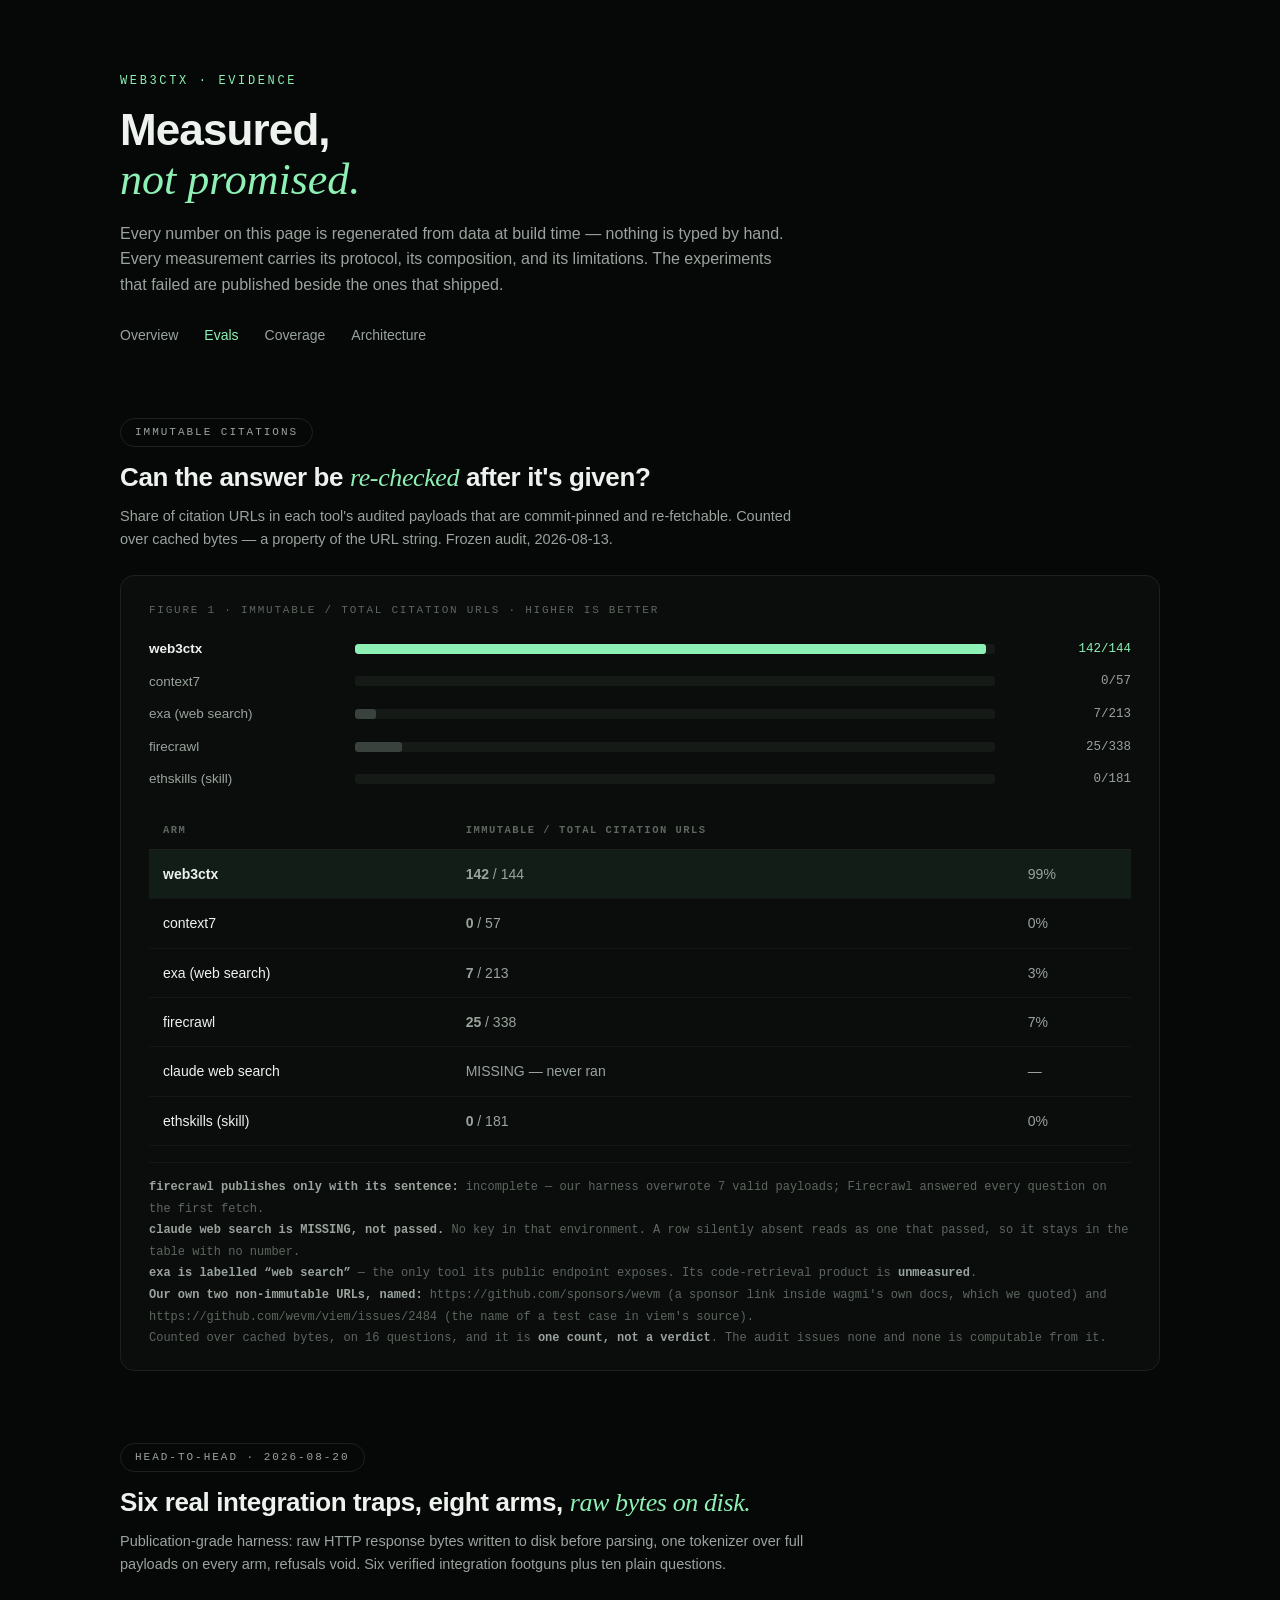
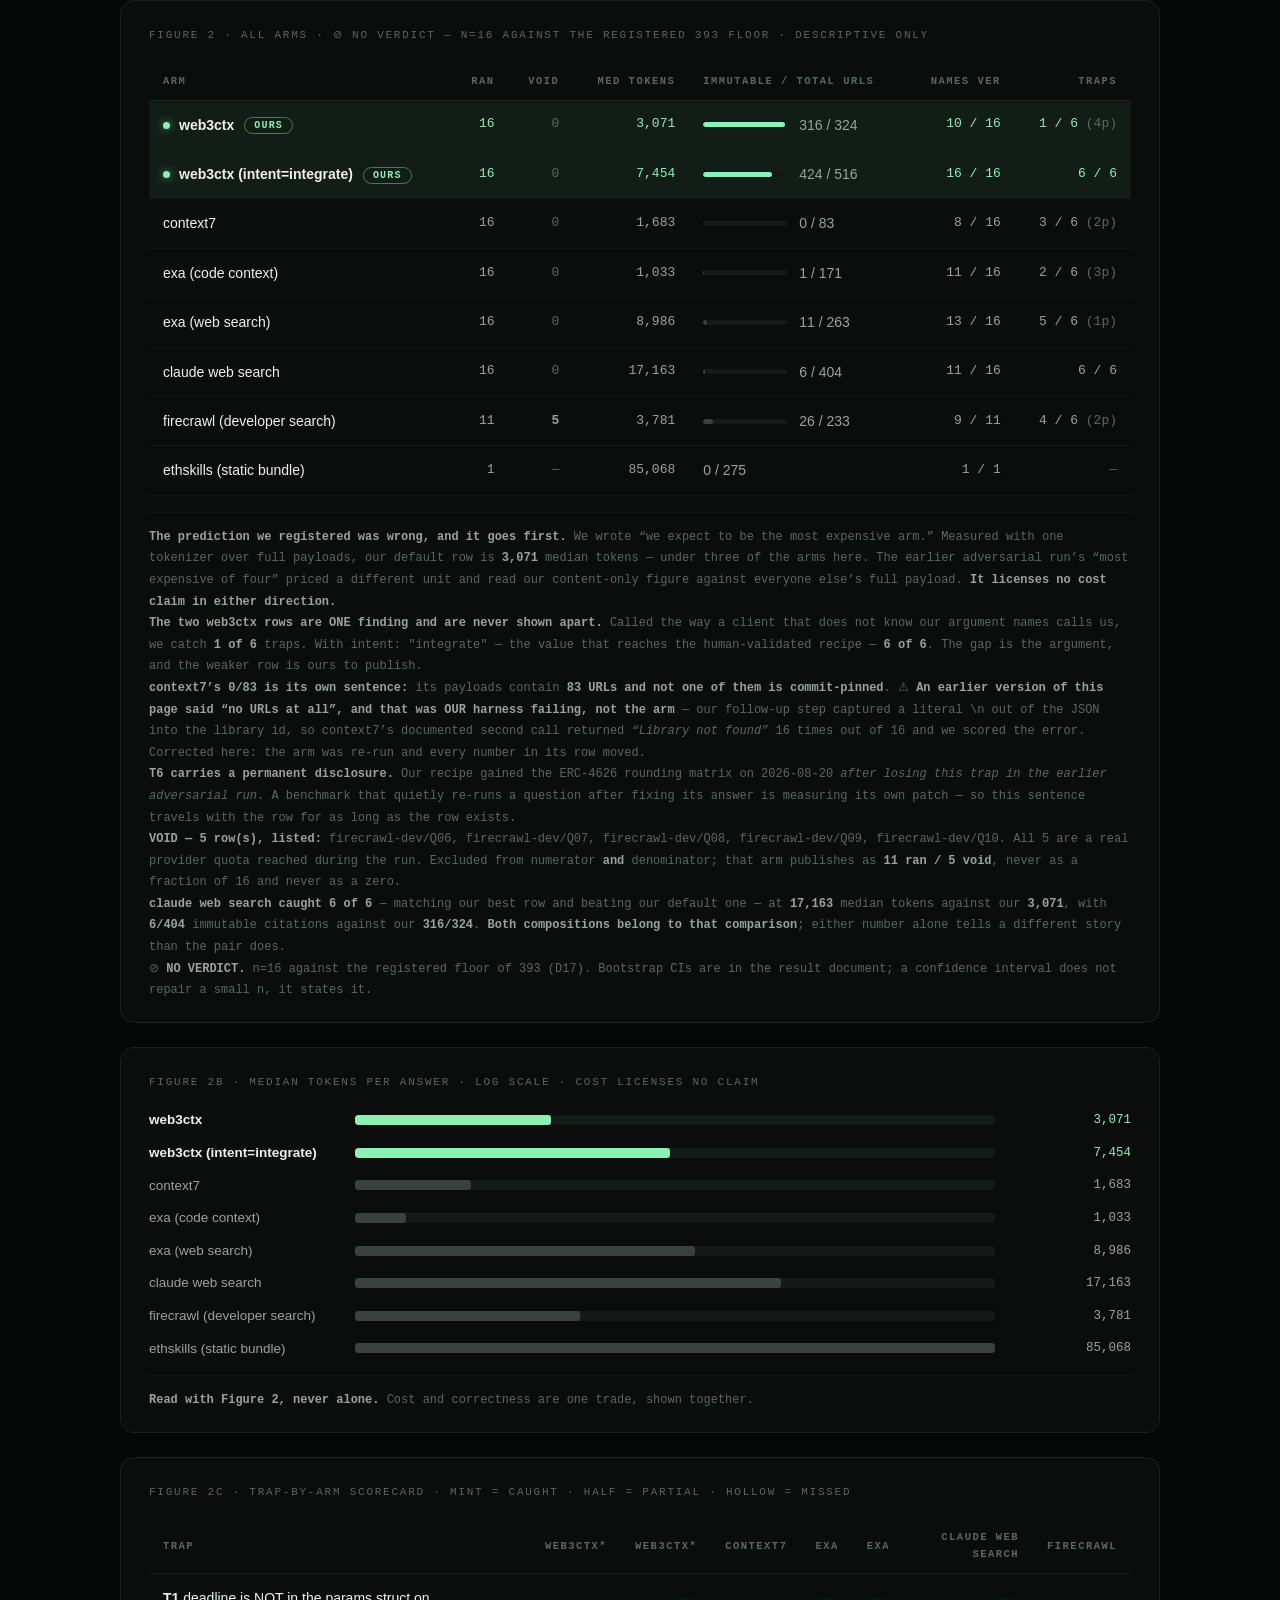
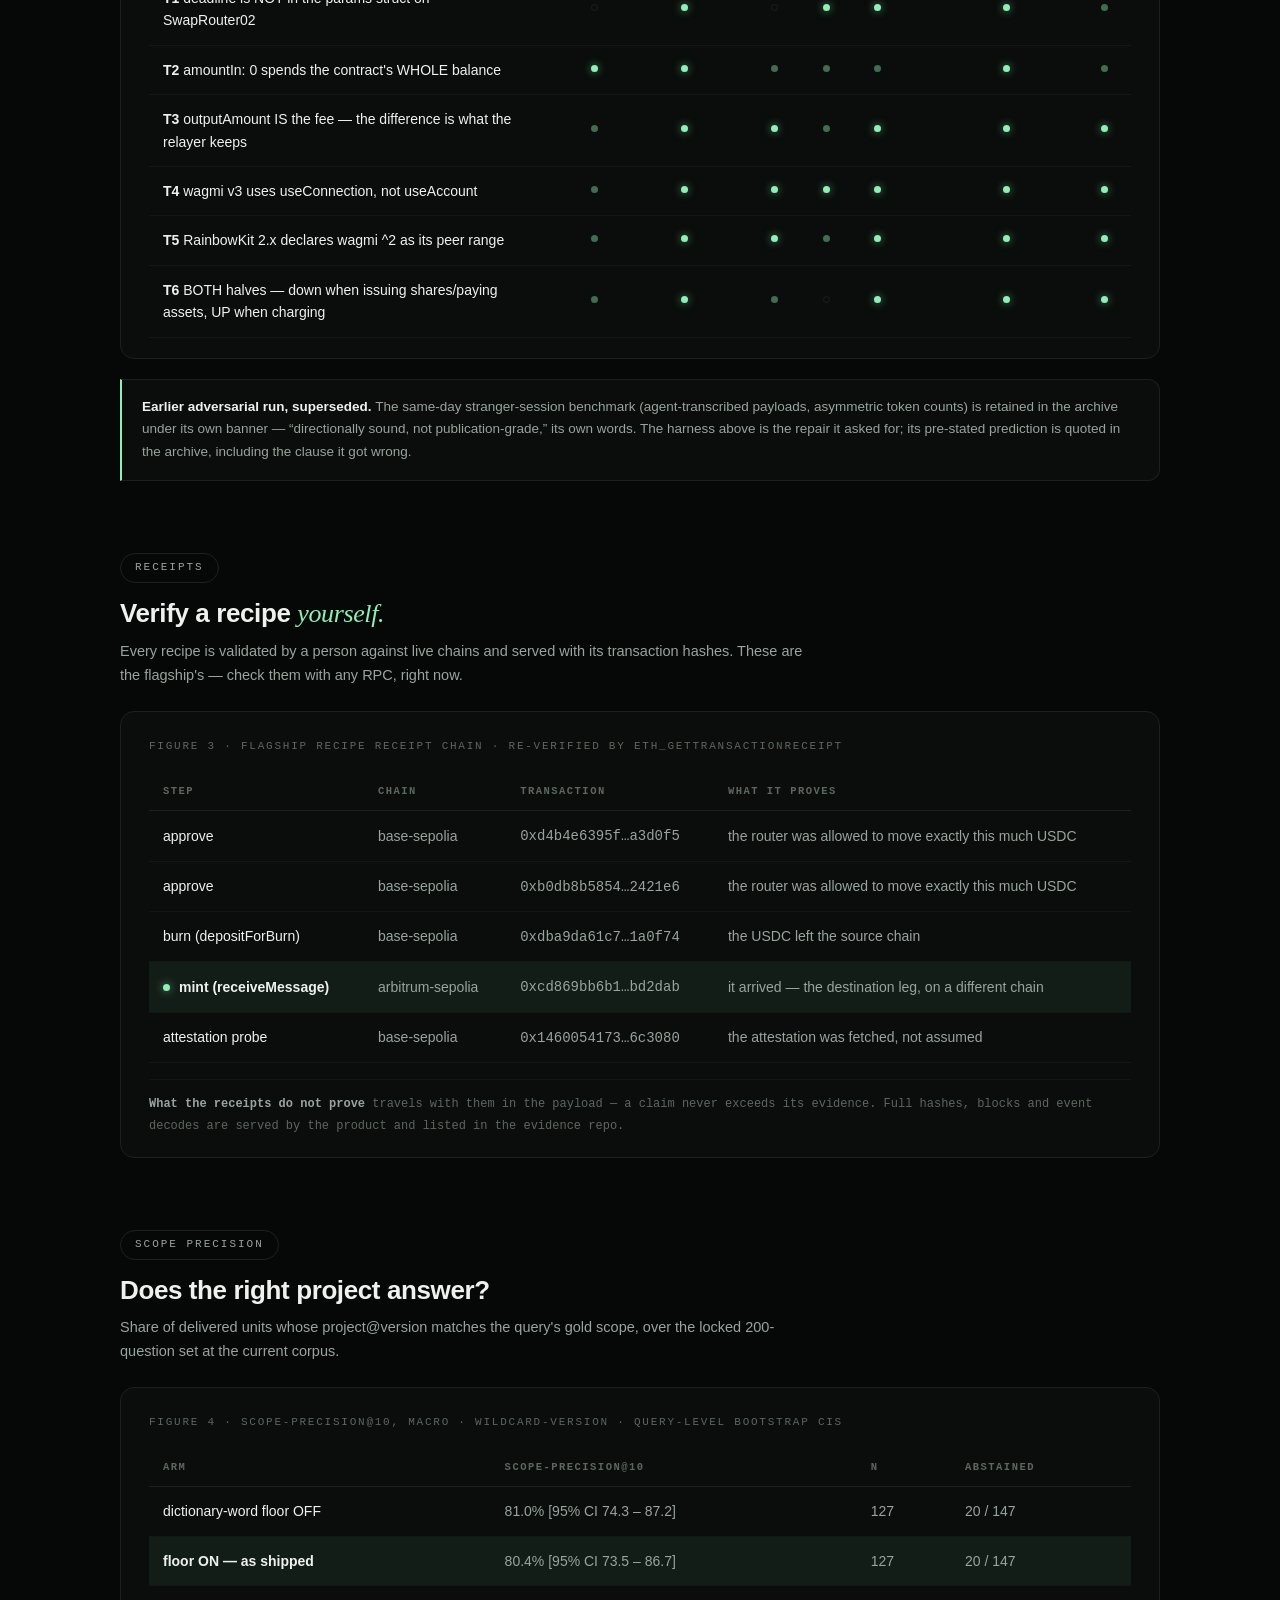
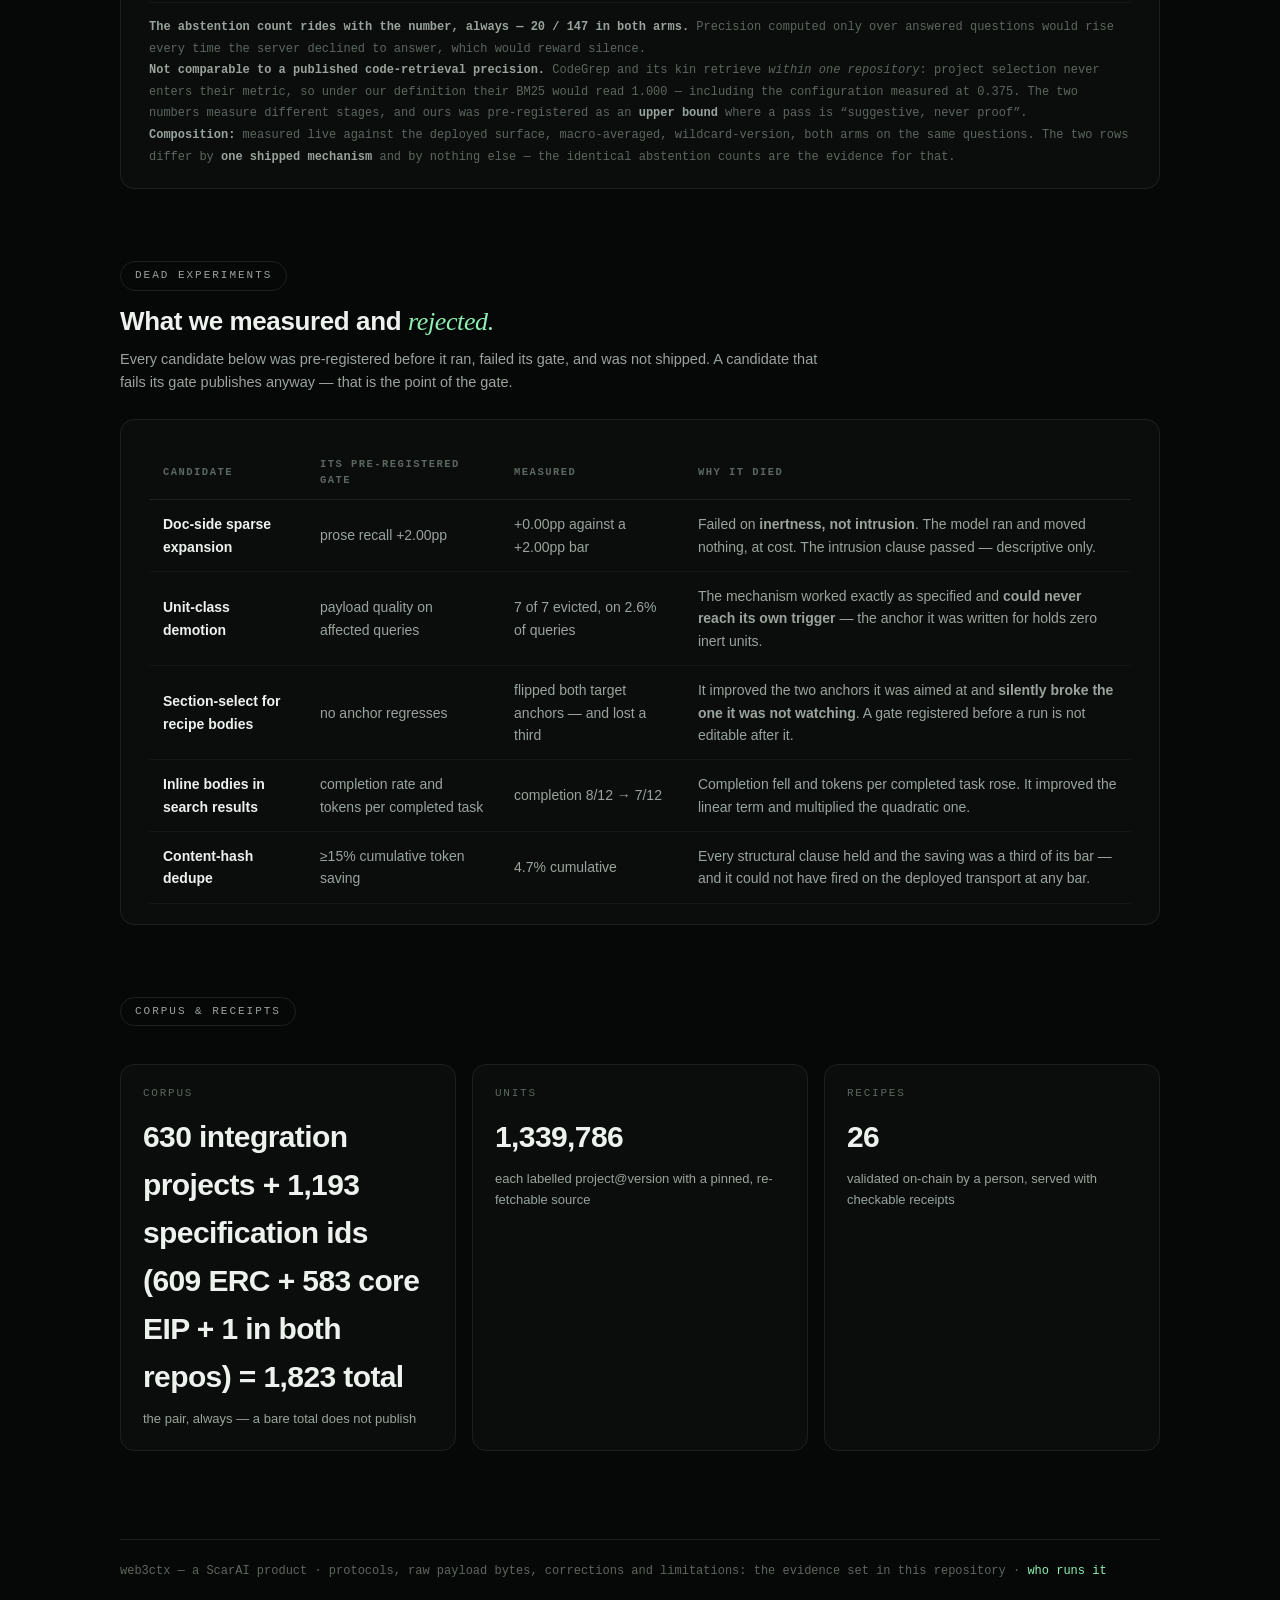
<file: evals.html>
<!doctype html>
<html lang="en">
<head>
<meta charset="utf-8">
<meta name="viewport" content="width=device-width, initial-scale=1">
<title>web3ctx — Evals &amp; evidence</title>
<meta property="og:type" content="website">
<meta property="og:site_name" content="web3ctx">
<meta property="og:url" content="https://web3ctx.scarai.xyz/evals.html">
<meta property="og:title" content="web3ctx evals — the measurements, including the ones we lost">
<meta property="og:description" content="Pre-registered benchmarks, immutable-citation counts, and every dead experiment. Our own failing rows publish beside everyone else’s.">
<meta property="og:image" content="https://web3ctx.scarai.xyz/og.png">
<meta property="og:image:width" content="1200">
<meta property="og:image:height" content="630">
<meta property="og:image:alt" content="web3ctx — the last mile before your agent signs.">
<meta name="twitter:card" content="summary_large_image">
<meta name="twitter:title" content="web3ctx evals — the measurements, including the ones we lost">
<meta name="twitter:description" content="Pre-registered benchmarks, immutable-citation counts, and every dead experiment. Our own failing rows publish beside everyone else’s.">
<meta name="twitter:image" content="https://web3ctx.scarai.xyz/og.png">
<meta name="description" content="Pre-registered benchmarks, immutable-citation counts, and every dead experiment. Our own failing rows publish beside everyone else’s.">
<link rel="stylesheet" href="style.css">
<script src="site.js" defer></script>
<style>
  /* compat: generator-emitted .bar-row rows render in the brand system */
  .bars { margin-top: 4px; }
  .bar-row { display: grid; grid-template-columns: 190px 1fr 120px; gap: 16px;
    align-items: center; margin-bottom: 11px; font-size: 13.5px; }
  @media (max-width: 760px) { .bar-row { grid-template-columns: 118px 1fr 104px; } }
  .bar-row .name { color: var(--sub); }
  .bar-row.us .name { color: var(--ink); font-weight: 600; }
  .bar-row .track { background: #151a17; border-radius: 3px; height: 10px; overflow: hidden; }
  .bar-row .fill { height: 100%; background: #39423c; border-radius: 3px; }
  .bar-row.us .fill { background: var(--mint); }
  .bar-row .val { font-family: var(--mono); font-size: 12.5px; color: var(--sub); text-align: right; }
  .bar-row.us .val { color: var(--mint); }
</style>
</head>
<body>
<div class="wrap">

<header>
  <div class="kick">web3ctx · evidence</div>
  <h1>Measured,<br><em>not promised.</em></h1>
  <p class="lede">Every number on this page is regenerated from data at build time — nothing
  is typed by hand. Every measurement carries its protocol, its composition, and its
  limitations. The experiments that failed are published beside the ones that shipped.</p>
  <nav class="site">
    <a href="index.html">Overview</a>
    <a class="on" href="evals.html">Evals</a>
    <a href="coverage.html">Coverage</a>
    <a href="architecture.html">Architecture</a>
  </nav>
</header>

<section class="blk">
  <div class="chip">Immutable citations</div>
  <h2>Can the answer be <em>re-checked</em> after it's given?</h2>
  <p class="sub">Share of citation URLs in each tool's audited payloads that are commit-pinned
  and re-fetchable. Counted over cached bytes — a property of the URL string. Frozen audit,
  2026-08-13.</p>
  <div class="figure">
    <div class="fighead">Figure 1 · immutable / total citation URLs · higher is better</div>
    <div id="l1-bars"><div class="bar-row us"><div class="name">web3ctx</div><div class="track"><div class="fill" style="width:98.6%"></div></div><div class="val">142/144</div></div>
  <div class="bar-row"><div class="name">context7</div><div class="track"><div class="fill" style="width:0.0%"></div></div><div class="val">0/57</div></div>
  <div class="bar-row"><div class="name">exa (web search)</div><div class="track"><div class="fill" style="width:3.3%"></div></div><div class="val">7/213</div></div>
  <div class="bar-row"><div class="name">firecrawl</div><div class="track"><div class="fill" style="width:7.4%"></div></div><div class="val">25/338</div></div>
  <div class="bar-row"><div class="name">ethskills (skill)</div><div class="track"><div class="fill" style="width:0.0%"></div></div><div class="val">0/181</div></div></div>
    <div id="l1-table" style="margin-top:22px"><table class="data">
    <tr><th>arm</th><th>immutable / total citation URLs</th><th></th></tr>
    <tr class="us"><td>web3ctx</td><td class="n"><b>142</b> / 144</td><td class="n">99%</td></tr>
    <tr><td>context7</td><td class="n"><b>0</b> / 57</td><td class="n">0%</td></tr>
    <tr><td>exa (web search)</td><td class="n"><b>7</b> / 213</td><td class="n">3%</td></tr>
    <tr><td>firecrawl</td><td class="n"><b>25</b> / 338</td><td class="n">7%</td></tr>
    <tr class="missing"><td>claude web search</td><td class="n">MISSING — never ran</td><td class="n">—</td></tr>
    <tr><td>ethskills (skill)</td><td class="n"><b>0</b> / 181</td><td class="n">0%</td></tr>
  </table></div>
    <div class="footnote"><p><b>firecrawl publishes only with its sentence:</b> incomplete — our harness overwrote 7 valid payloads; Firecrawl answered every question on the first fetch.</p>
  <p><b>claude web search is MISSING, not passed.</b> No key in that environment. A row silently absent reads as one that passed, so it stays in the table with no number.</p>
  <p><b>exa is labelled “web search”</b> — the only tool its public endpoint exposes. Its code-retrieval product is <b>unmeasured</b>.</p>
  <p><b>Our own two non-immutable URLs, named:</b> <code>https://github.com/sponsors/wevm</code> (a sponsor link inside wagmi's own docs, which we quoted) and <code>https://github.com/wevm/viem/issues/2484</code> (the name of a test case in viem's source).</p>
  <p>Counted over cached bytes, on 16 questions, and it is <b>one count, not a verdict</b>. The audit issues none and none is computable from it.</p>
    <!-- required: firecrawl incomplete sentence · claude web search MISSING-not-passed in
         the frozen audit (runs in Figure 2) · exa labelled (web search) · our own two
         non-immutable URLs, named --></div>
  </div>
</section>

<section class="blk">
  <div class="chip">Head-to-head · 2026-08-20</div>
  <h2>Six real integration traps, eight arms, <em>raw bytes on disk.</em></h2>
  <p class="sub">Publication-grade harness: raw HTTP response bytes written to disk before
  parsing, one tokenizer over full payloads on every arm, refusals void. Six verified
  integration footguns plus ten plain questions.</p>
  <div class="figure">
    <div class="fighead">Figure 2 · all arms · ⊘ no verdict — n=16 against the registered 393 floor · descriptive only</div>
    <div class="scroll" id="bench-table"><table class="data">
    <tr><th>arm</th><th class="r">ran</th><th class="r">void</th><th class="r">med tokens</th><th>immutable / total URLs</th><th class="r">names ver</th><th class="r">traps</th></tr>
    <tr class="us"><td><span class="dot"></span>web3ctx<span class="ours">OURS</span></td><td class="r">16</td><td class="r"><span class="dim">0</span></td><td class="r">3,071</td><td><span class="mini"><i style="width:97.5%"></i></span>316 / 324</td><td class="r">10 / 16</td><td class="r">1 / 6 <span class="dim">(4p)</span></td></tr>
    <tr class="us"><td><span class="dot"></span>web3ctx (intent=integrate)<span class="ours">OURS</span></td><td class="r">16</td><td class="r"><span class="dim">0</span></td><td class="r">7,454</td><td><span class="mini"><i style="width:82.2%"></i></span>424 / 516</td><td class="r">16 / 16</td><td class="r">6 / 6</td></tr>
    <tr><td>context7</td><td class="r">16</td><td class="r"><span class="dim">0</span></td><td class="r">1,683</td><td><span class="mini"><i style="width:0.0%"></i></span>0 / 83</td><td class="r">8 / 16</td><td class="r">3 / 6 <span class="dim">(2p)</span></td></tr>
    <tr><td>exa (code context)</td><td class="r">16</td><td class="r"><span class="dim">0</span></td><td class="r">1,033</td><td><span class="mini"><i style="width:0.6%"></i></span>1 / 171</td><td class="r">11 / 16</td><td class="r">2 / 6 <span class="dim">(3p)</span></td></tr>
    <tr><td>exa (web search)</td><td class="r">16</td><td class="r"><span class="dim">0</span></td><td class="r">8,986</td><td><span class="mini"><i style="width:4.2%"></i></span>11 / 263</td><td class="r">13 / 16</td><td class="r">5 / 6 <span class="dim">(1p)</span></td></tr>
    <tr><td>claude web search</td><td class="r">16</td><td class="r"><span class="dim">0</span></td><td class="r">17,163</td><td><span class="mini"><i style="width:1.5%"></i></span>6 / 404</td><td class="r">11 / 16</td><td class="r">6 / 6</td></tr>
    <tr><td>firecrawl (developer search)</td><td class="r">11</td><td class="r"><b>5</b></td><td class="r">3,781</td><td><span class="mini"><i style="width:11.2%"></i></span>26 / 233</td><td class="r">9 / 11</td><td class="r">4 / 6 <span class="dim">(2p)</span></td></tr>
    <tr><td>ethskills (static bundle)</td><td class="r">1</td><td class="r"><span class="dim">—</span></td><td class="r">85,068</td><td>0 / 275</td><td class="r">1 / 1</td><td class="r"><span class="dim">—</span></td></tr>
  </table></div>
    <div class="footnote"><p><b>The prediction we registered was wrong, and it goes first.</b> We wrote “we expect to be the most expensive arm.” Measured with one tokenizer over full payloads, our default row is <b>3,071</b> median tokens — under three of the arms here. The earlier adversarial run’s “most expensive of four” priced a different unit and read our content-only figure against everyone else’s full payload. <b>It licenses no cost claim in either direction.</b></p>
  <p><b>The two web3ctx rows are ONE finding and are never shown apart.</b> Called the way a client that does not know our argument names calls us, we catch <b>1 of 6</b> traps. With <code>intent: "integrate"</code> — the value that reaches the human-validated recipe — <b>6 of 6</b>. The gap is the argument, and the weaker row is ours to publish.</p>
  <p><b>context7’s 0/83 is its own sentence:</b> its payloads contain <b>83 URLs and not one of them is commit-pinned</b>. ⚠ <b>An earlier version of this page said “no URLs at all”, and that was OUR harness failing, not the arm</b> — our follow-up step captured a literal <code>\n</code> out of the JSON into the library id, so context7’s documented second call returned <i>“Library not found”</i> 16 times out of 16 and we scored the error. Corrected here: the arm was re-run and every number in its row moved.</p>
  <p><b>T6 carries a permanent disclosure.</b> Our recipe gained the ERC-4626 rounding matrix on 2026-08-20 <i>after losing this trap in the earlier adversarial run</i>. A benchmark that quietly re-runs a question after fixing its answer is measuring its own patch — so this sentence travels with the row for as long as the row exists.</p>
  <p><b>VOID — 5 row(s), listed:</b> firecrawl-dev/Q06, firecrawl-dev/Q07, firecrawl-dev/Q08, firecrawl-dev/Q09, firecrawl-dev/Q10. All 5 are a real provider quota reached during the run. Excluded from numerator <b>and</b> denominator; that arm publishes as <b>11 ran / 5 void</b>, never as a fraction of 16 and never as a zero.</p>
  <p><b>claude web search caught 6 of 6</b> — matching our best row and beating our default one — at <b>17,163</b> median tokens against our <b>3,071</b>, with <b>6/404</b> immutable citations against our <b>316/324</b>. <b>Both compositions belong to that comparison</b>; either number alone tells a different story than the pair does.</p>
  <p>⊘ <b>NO VERDICT.</b> n=16 against the registered floor of 393 (D17). Bootstrap CIs are in the result document; a confidence interval does not repair a small n, it states it.</p>
    <!-- required: the reversed prediction FIRST · F76 (the two web3ctx rows are one finding,
         never separated) · context7 0-of-83 own sentence (0/0 was OUR broken chain, corrected 2026-08-20) · T6 permanent disclosure · VOID rows
         listed · the claude-web-search comparison with both compositions --></div>
  </div>
  <div class="figure">
    <div class="fighead">Figure 2b · median tokens per answer · log scale · cost licenses no claim</div>
    <div id="token-bars"><div class="bar-row us"><div class="name">web3ctx</div><div class="track"><div class="fill" style="width:30.7%"></div></div><div class="val">3,071</div></div>
  <div class="bar-row us"><div class="name">web3ctx (intent=integrate)</div><div class="track"><div class="fill" style="width:49.2%"></div></div><div class="val">7,454</div></div>
  <div class="bar-row"><div class="name">context7</div><div class="track"><div class="fill" style="width:18.2%"></div></div><div class="val">1,683</div></div>
  <div class="bar-row"><div class="name">exa (code context)</div><div class="track"><div class="fill" style="width:8.0%"></div></div><div class="val">1,033</div></div>
  <div class="bar-row"><div class="name">exa (web search)</div><div class="track"><div class="fill" style="width:53.1%"></div></div><div class="val">8,986</div></div>
  <div class="bar-row"><div class="name">claude web search</div><div class="track"><div class="fill" style="width:66.6%"></div></div><div class="val">17,163</div></div>
  <div class="bar-row"><div class="name">firecrawl (developer search)</div><div class="track"><div class="fill" style="width:35.1%"></div></div><div class="val">3,781</div></div>
  <div class="bar-row"><div class="name">ethskills (static bundle)</div><div class="track"><div class="fill" style="width:100.0%"></div></div><div class="val">85,068</div></div></div>
    <div class="footnote"><b>Read with Figure 2, never alone.</b> Cost and correctness are one
    trade, shown together.</div>
  </div>
  <div class="figure">
    <div class="fighead">Figure 2c · trap-by-arm scorecard · mint = caught · half = partial · hollow = missed</div>
    <div id="trap-matrix"><table class="data">
    <tr><th>trap</th><th class="r">web3ctx*</th><th class="r">web3ctx*</th><th class="r">context7</th><th class="r">exa</th><th class="r">exa</th><th class="r">claude web search</th><th class="r">firecrawl</th></tr>
    <tr><td><b>T1</b> deadline is NOT in the params struct on SwapRouter02</td><td class="r"><span class="dot" style="background:transparent;border:1px solid var(--line);box-shadow:none" title="missed"></span></td><td class="r"><span class="dot" title="caught"></span></td><td class="r"><span class="dot" style="background:transparent;border:1px solid var(--line);box-shadow:none" title="missed"></span></td><td class="r"><span class="dot" title="caught"></span></td><td class="r"><span class="dot" title="caught"></span></td><td class="r"><span class="dot" title="caught"></span></td><td class="r"><span class="dot" style="opacity:.42;box-shadow:none" title="partial — right artifact, fact not stated"></span></td></tr>
    <tr><td><b>T2</b> amountIn: 0 spends the contract's WHOLE balance</td><td class="r"><span class="dot" title="caught"></span></td><td class="r"><span class="dot" title="caught"></span></td><td class="r"><span class="dot" style="opacity:.42;box-shadow:none" title="partial — right artifact, fact not stated"></span></td><td class="r"><span class="dot" style="opacity:.42;box-shadow:none" title="partial — right artifact, fact not stated"></span></td><td class="r"><span class="dot" style="opacity:.42;box-shadow:none" title="partial — right artifact, fact not stated"></span></td><td class="r"><span class="dot" title="caught"></span></td><td class="r"><span class="dot" style="opacity:.42;box-shadow:none" title="partial — right artifact, fact not stated"></span></td></tr>
    <tr><td><b>T3</b> outputAmount IS the fee — the difference is what the relayer keeps</td><td class="r"><span class="dot" style="opacity:.42;box-shadow:none" title="partial — right artifact, fact not stated"></span></td><td class="r"><span class="dot" title="caught"></span></td><td class="r"><span class="dot" title="caught"></span></td><td class="r"><span class="dot" style="opacity:.42;box-shadow:none" title="partial — right artifact, fact not stated"></span></td><td class="r"><span class="dot" title="caught"></span></td><td class="r"><span class="dot" title="caught"></span></td><td class="r"><span class="dot" title="caught"></span></td></tr>
    <tr><td><b>T4</b> wagmi v3 uses useConnection, not useAccount</td><td class="r"><span class="dot" style="opacity:.42;box-shadow:none" title="partial — right artifact, fact not stated"></span></td><td class="r"><span class="dot" title="caught"></span></td><td class="r"><span class="dot" title="caught"></span></td><td class="r"><span class="dot" title="caught"></span></td><td class="r"><span class="dot" title="caught"></span></td><td class="r"><span class="dot" title="caught"></span></td><td class="r"><span class="dot" title="caught"></span></td></tr>
    <tr><td><b>T5</b> RainbowKit 2.x declares wagmi ^2 as its peer range</td><td class="r"><span class="dot" style="opacity:.42;box-shadow:none" title="partial — right artifact, fact not stated"></span></td><td class="r"><span class="dot" title="caught"></span></td><td class="r"><span class="dot" title="caught"></span></td><td class="r"><span class="dot" style="opacity:.42;box-shadow:none" title="partial — right artifact, fact not stated"></span></td><td class="r"><span class="dot" title="caught"></span></td><td class="r"><span class="dot" title="caught"></span></td><td class="r"><span class="dot" title="caught"></span></td></tr>
    <tr><td><b>T6</b> BOTH halves — down when issuing shares/paying assets, UP when charging</td><td class="r"><span class="dot" style="opacity:.42;box-shadow:none" title="partial — right artifact, fact not stated"></span></td><td class="r"><span class="dot" title="caught"></span></td><td class="r"><span class="dot" style="opacity:.42;box-shadow:none" title="partial — right artifact, fact not stated"></span></td><td class="r"><span class="dot" style="background:transparent;border:1px solid var(--line);box-shadow:none" title="missed"></span></td><td class="r"><span class="dot" title="caught"></span></td><td class="r"><span class="dot" title="caught"></span></td><td class="r"><span class="dot" title="caught"></span></td></tr>
  </table></div>
  </div>
  <div class="notebox"><b>Earlier adversarial run, superseded.</b> The same-day
  stranger-session benchmark (agent-transcribed payloads, asymmetric token counts) is
  retained in the archive under its own banner — “directionally sound, not
  publication-grade,” its own words. The harness above is the repair it asked for; its
  pre-stated prediction is quoted in the archive, including the clause it got wrong.</div>
</section>

<section class="blk">
  <div class="chip">Receipts</div>
  <h2>Verify a recipe <em>yourself.</em></h2>
  <p class="sub">Every recipe is validated by a person against live chains and served with its
  transaction hashes. These are the flagship's — check them with any RPC, right now.</p>
  <div class="figure">
    <div class="fighead">Figure 3 · flagship recipe receipt chain · re-verified by eth_getTransactionReceipt</div>
    <div class="scroll" id="receipts-table"><table class="data">
    <tr><th>step</th><th>chain</th><th>transaction</th><th>what it proves</th></tr>
    <tr><td>approve</td><td>base-sepolia</td><td><code>0xd4b4e6395f…a3d0f5</code></td><td>the router was allowed to move exactly this much USDC</td></tr>
    <tr><td>approve</td><td>base-sepolia</td><td><code>0xb0db8b5854…2421e6</code></td><td>the router was allowed to move exactly this much USDC</td></tr>
    <tr><td>burn (depositForBurn)</td><td>base-sepolia</td><td><code>0xdba9da61c7…1a0f74</code></td><td>the USDC left the source chain</td></tr>
    <tr class="us"><td><span class="dot"></span>mint (receiveMessage)</td><td>arbitrum-sepolia</td><td><code>0xcd869bb6b1…bd2dab</code></td><td>it arrived — the destination leg, on a different chain</td></tr>
    <tr><td>attestation probe</td><td>base-sepolia</td><td><code>0x1460054173…6c3080</code></td><td>the attestation was fetched, not assumed</td></tr>
  </table></div>
    <div class="footnote"><b>What the receipts do not prove</b> travels with them in the
    payload — a claim never exceeds its evidence. Full hashes, blocks and event decodes are
    served by the product and listed in the evidence repo.</div>
  </div>
</section>

<section class="blk">
  <div class="chip">Scope precision</div>
  <h2>Does the right project answer?</h2>
  <p class="sub">Share of delivered units whose project@version matches the query's gold
  scope, over the locked 200-question set at the current corpus.</p>
  <div class="figure">
    <div class="fighead">Figure 4 · scope-precision@10, macro · wildcard-version · query-level bootstrap CIs</div>
    <div class="scroll" id="precision"><table class="data">
    <tr><th>arm</th><th>scope-precision@10</th><th>n</th><th>abstained</th></tr>
    <tr><td>dictionary-word floor OFF</td><td class="n">81.0% <span class="dimn">[95% CI 74.3 – 87.2]</span></td><td class="n">127</td><td class="n">20 / 147</td></tr>
    <tr class="us"><td>floor ON — <b>as shipped</b></td><td class="n">80.4% <span class="dimn">[95% CI 73.5 – 86.7]</span></td><td class="n">127</td><td class="n">20 / 147</td></tr>
  </table></div>
    <div class="footnote"><p><b>The abstention count rides with the number, always — 20 / 147 in both arms.</b> Precision computed only over answered questions would rise every time the server declined to answer, which would reward silence.</p>
  <p><b>Not comparable to a published code-retrieval precision.</b> CodeGrep and its kin retrieve <i>within one repository</i>: project selection never enters their metric, so under our definition their BM25 would read 1.000 — including the configuration measured at 0.375. The two numbers measure different stages, and ours was pre-registered as an <b>upper bound</b> where a pass is “suggestive, never proof”.</p>
  <p><b>Composition:</b> measured live against the deployed surface, macro-averaged, wildcard-version, both arms on the same questions. The two rows differ by <b>one shipped mechanism</b> and by nothing else — the identical abstention counts are the evidence for that.</p>
    <!-- required: abstention counts beside the number · the CodeGrep non-comparability
         sentence · offline vs live composition --></div>
  </div>
</section>

<section class="blk">
  <div class="chip">Dead experiments</div>
  <h2>What we measured and <em>rejected.</em></h2>
  <p class="sub">Every candidate below was pre-registered before it ran, failed its gate, and
  was not shipped. A candidate that fails its gate publishes anyway — that is the point of
  the gate.</p>
  <div class="figure">
    <div class="scroll" id="rejected"><table class="data">
    <tr><th>candidate</th><th>its pre-registered gate</th><th>measured</th><th>why it died</th></tr>
    <tr><td><b>Doc-side sparse expansion</b></td><td>prose recall +2.00pp</td><td class="n">+0.00pp against a +2.00pp bar</td><td>Failed on <b>inertness, not intrusion</b>. The model ran and moved nothing, at cost. The intrusion clause passed — descriptive only.</td></tr>
    <tr><td><b>Unit-class demotion</b></td><td>payload quality on affected queries</td><td class="n">7 of 7 evicted, on 2.6% of queries</td><td>The mechanism worked exactly as specified and <b>could never reach its own trigger</b> — the anchor it was written for holds zero inert units.</td></tr>
    <tr><td><b>Section-select for recipe bodies</b></td><td>no anchor regresses</td><td class="n">flipped both target anchors — and lost a third</td><td>It improved the two anchors it was aimed at and <b>silently broke the one it was not watching</b>. A gate registered before a run is not editable after it.</td></tr>
    <tr><td><b>Inline bodies in search results</b></td><td>completion rate and tokens per completed task</td><td class="n">completion 8/12 → 7/12</td><td>Completion fell and tokens per completed task rose. It improved the linear term and multiplied the quadratic one.</td></tr>
    <tr><td><b>Content-hash dedupe</b></td><td>≥15% cumulative token saving</td><td class="n">4.7% cumulative</td><td>Every structural clause held and the saving was a third of its bar — and it could not have fired on the deployed transport at any bar.</td></tr>
  </table></div>
  </div>
</section>

<section class="blk">
  <div class="chip">Corpus &amp; receipts</div>
  <div class="cards c3" id="live-stats">
    <div class="card scard"><div class="n">Corpus</div><div class="v">630 integration projects + 1,193 specification ids (609 ERC + 583 core EIP + 1 in both repos) = 1,823 total</div><div class="w">the pair, always — a bare total does not publish</div></div>
    <div class="card scard"><div class="n">Units</div><div class="v">1,339,786</div><div class="w">each labelled project@version with a pinned, re-fetchable source</div></div>
    <div class="card scard"><div class="n">Recipes</div><div class="v">26</div><div class="w">validated on-chain by a person, served with checkable receipts</div></div>
  </div>
</section>

<footer class="site">web3ctx — <a class="plain" href="https://scarai.xyz">a ScarAI product</a> · protocols, raw payload bytes, corrections
and limitations: <span id="evidence-links">the evidence set in this repository</span>
  · <a href="operator.html">who runs it</a>
</footer>

</div>
</body>
</html>
</file>
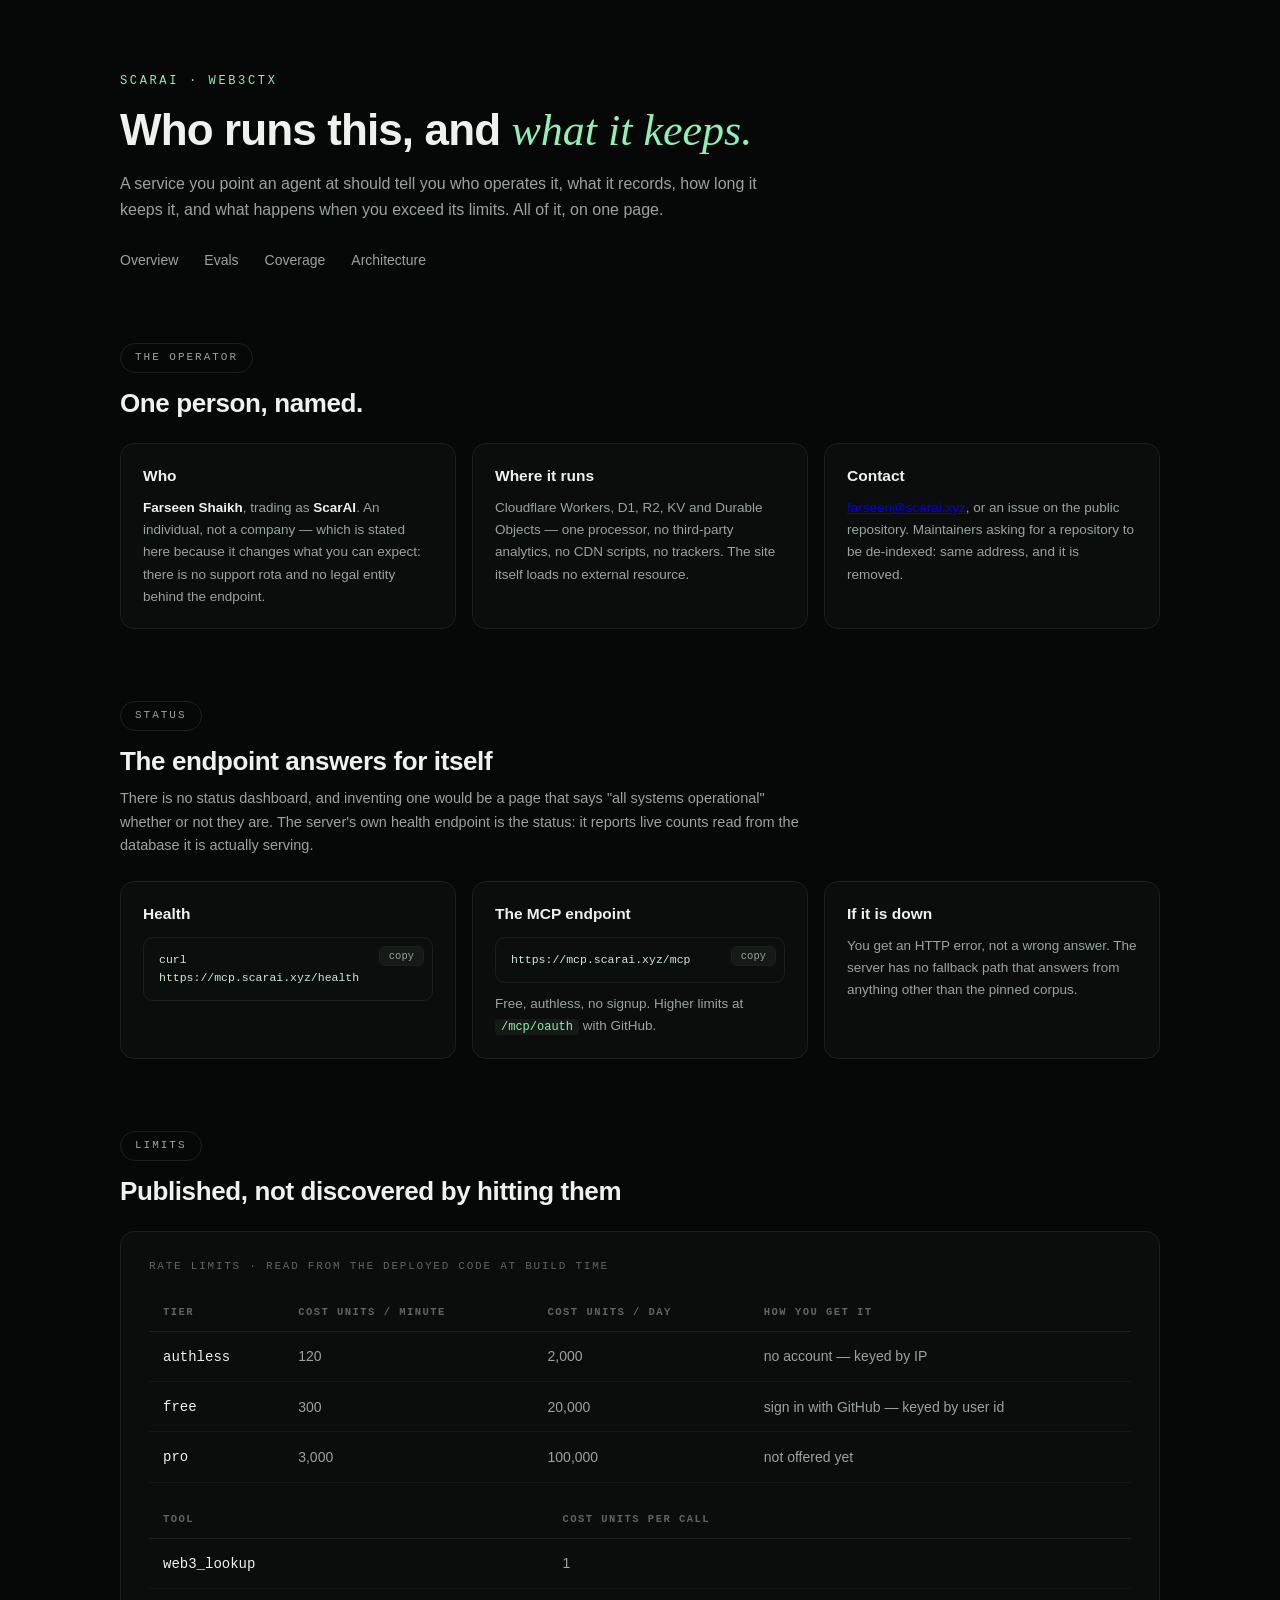
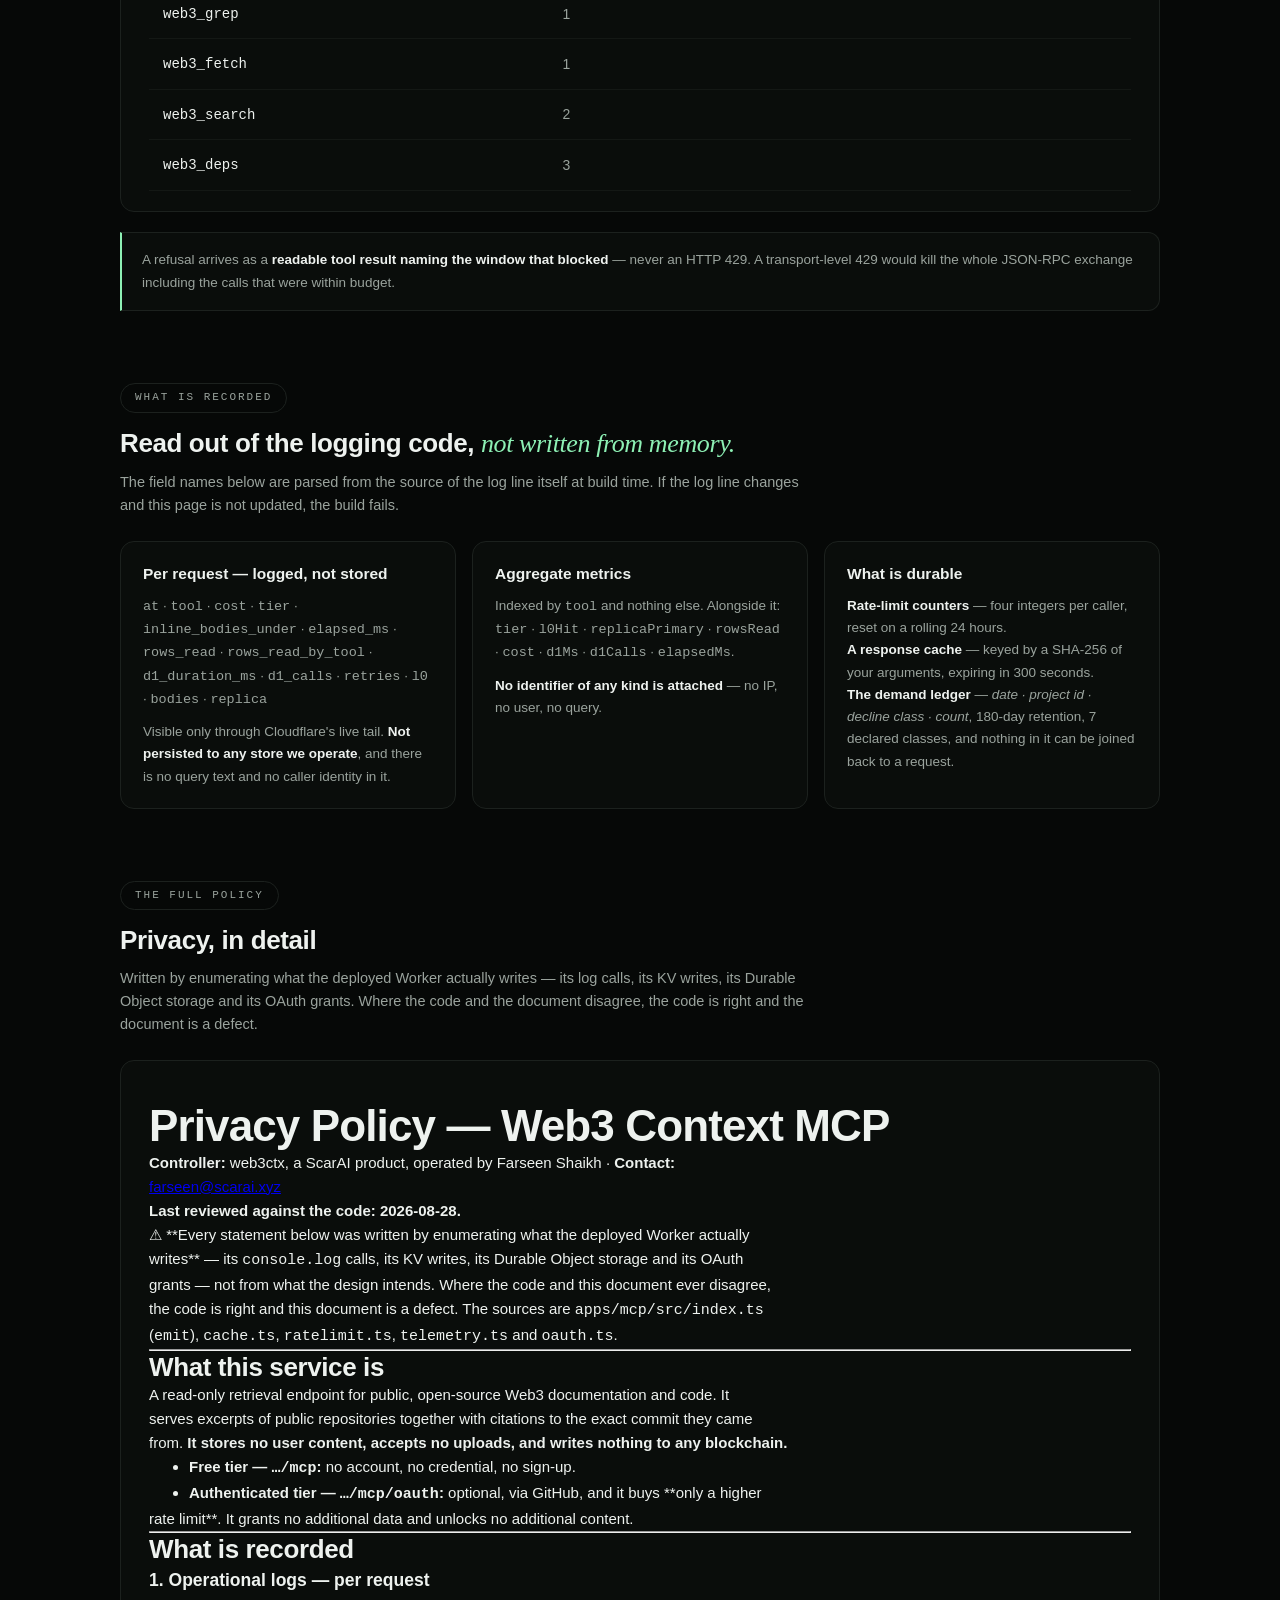
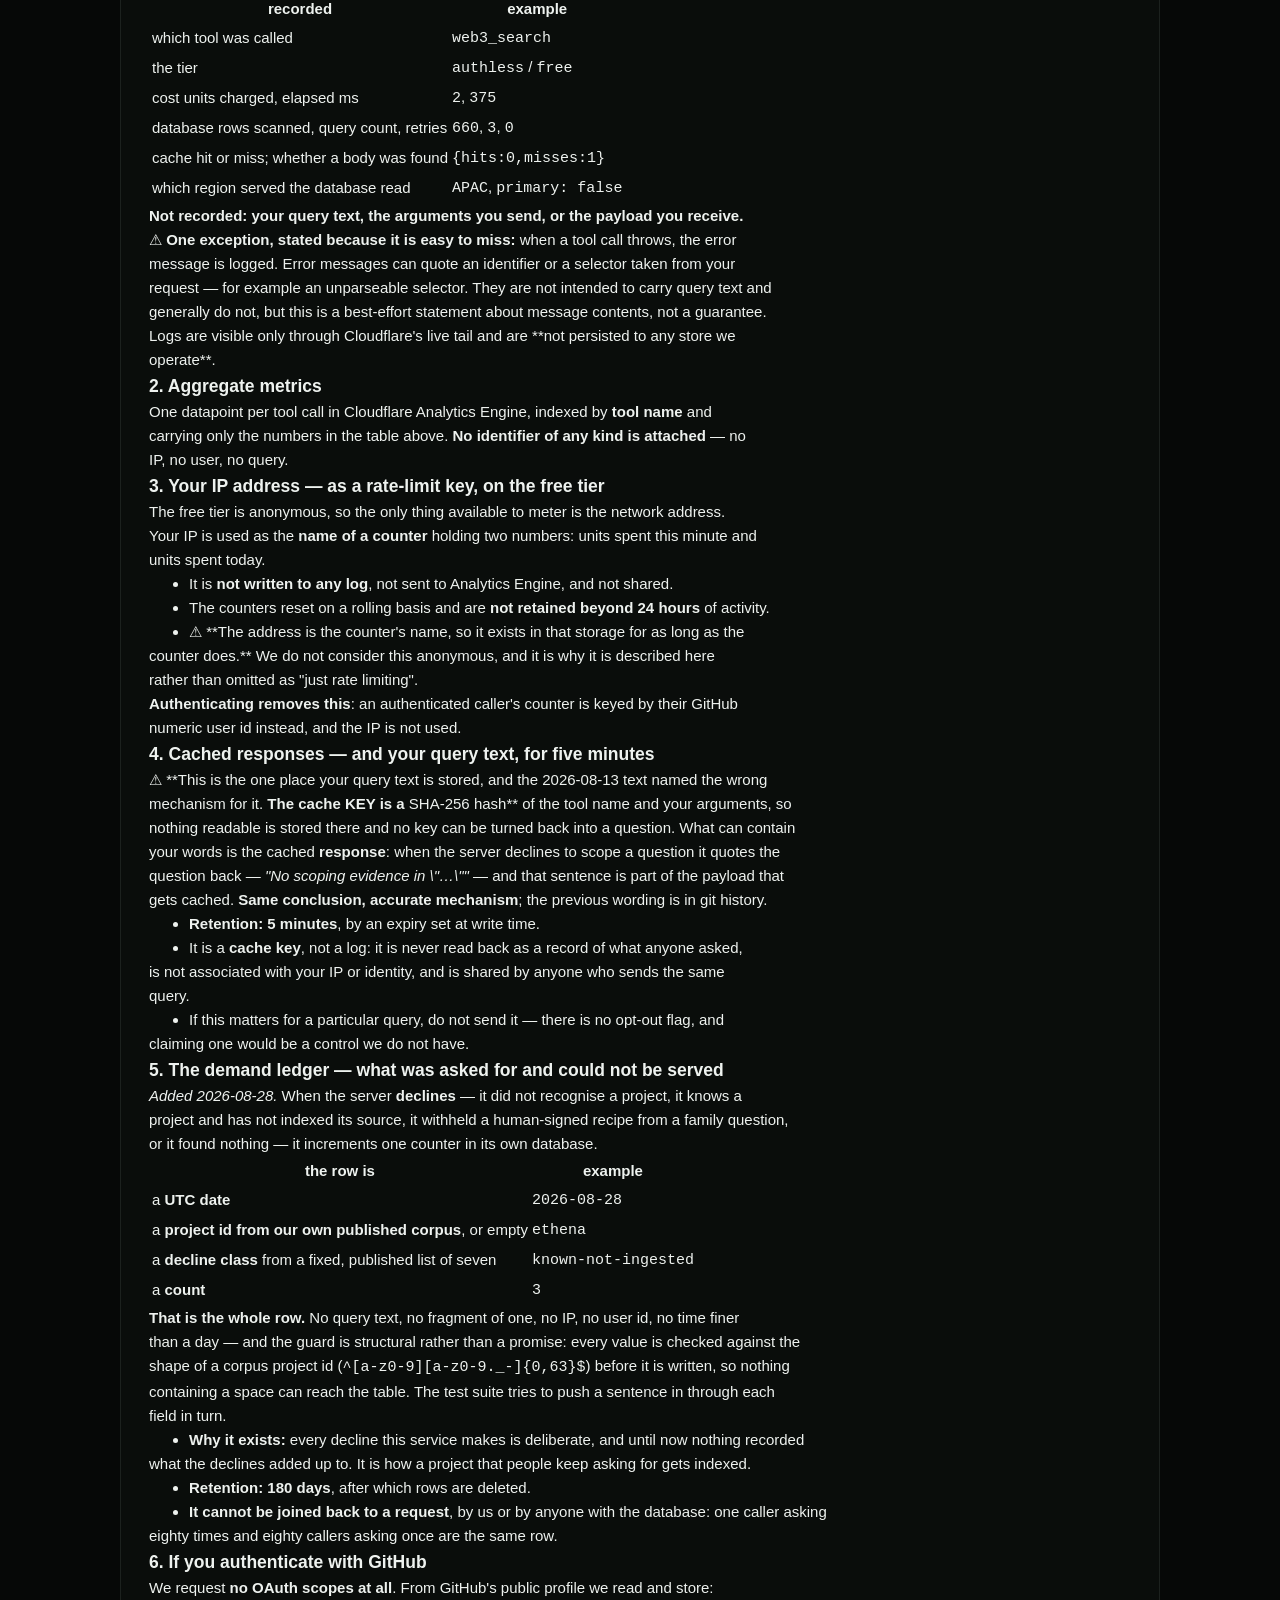
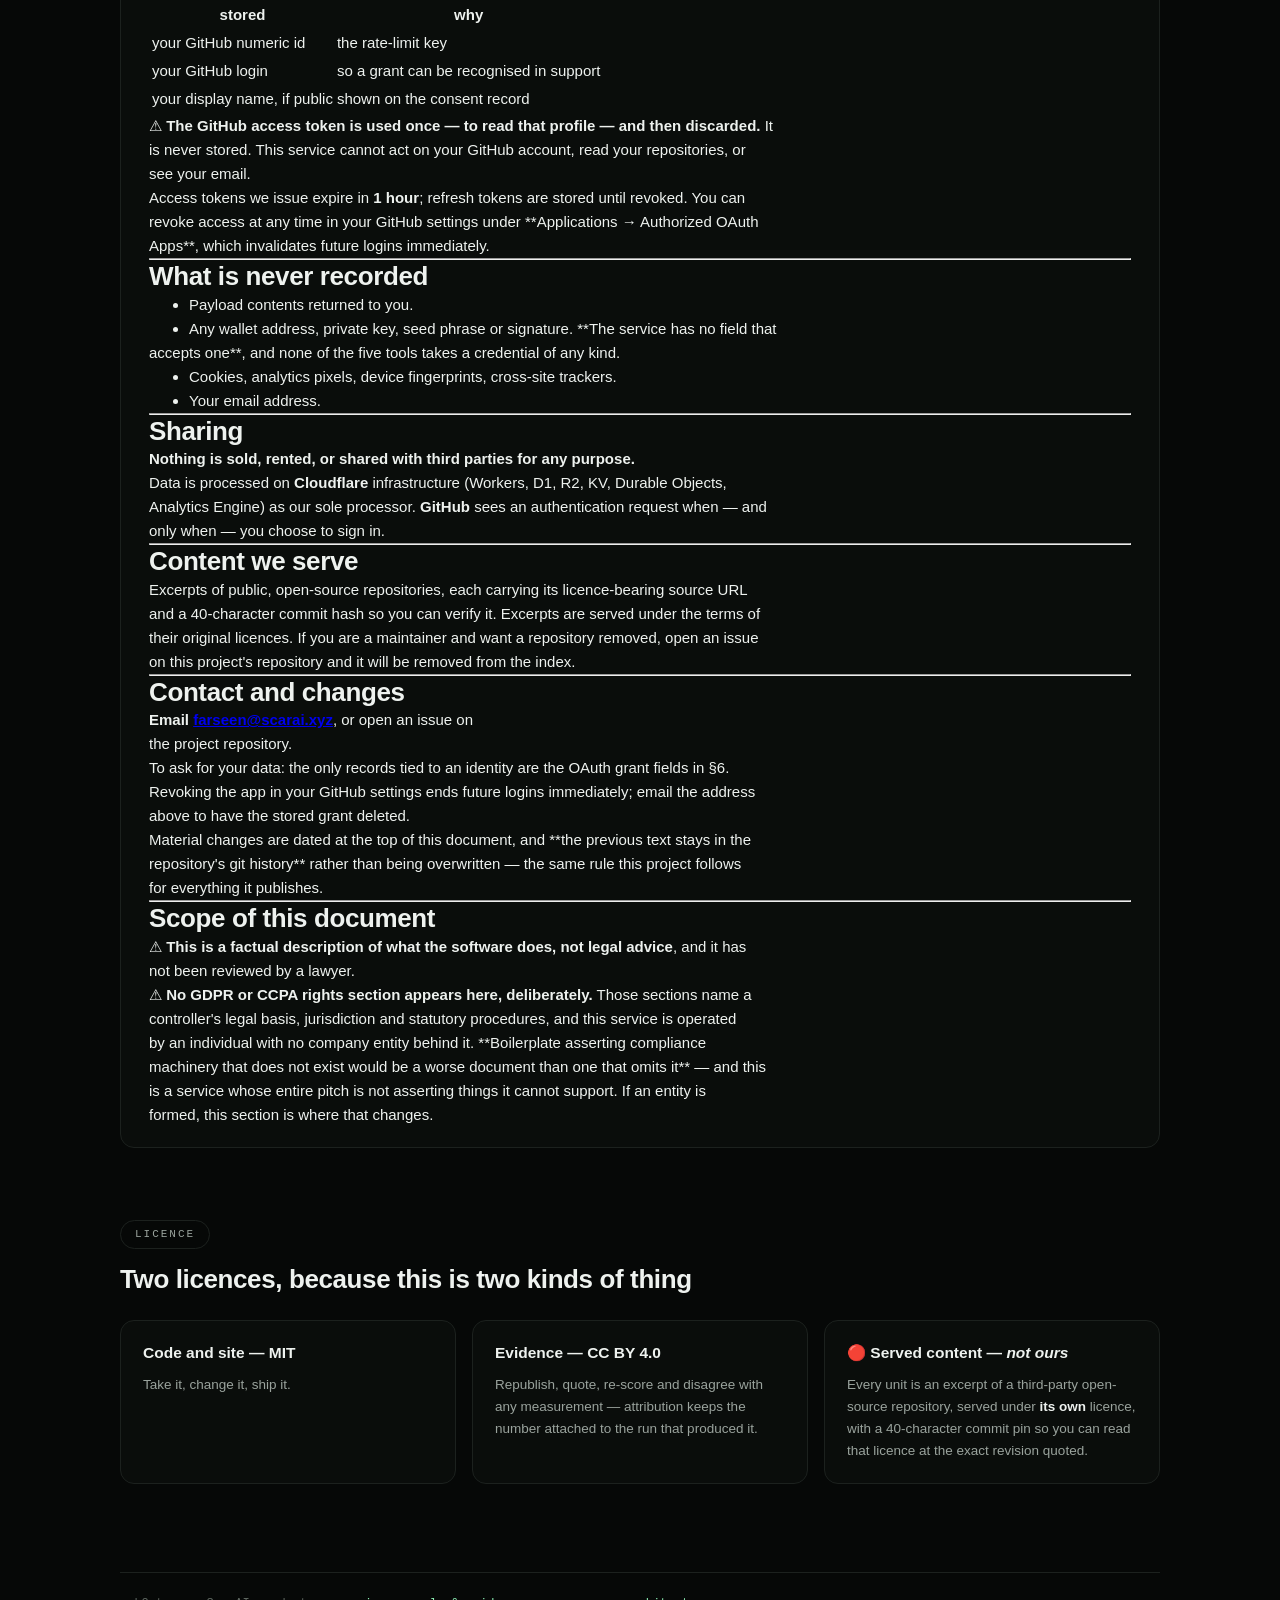
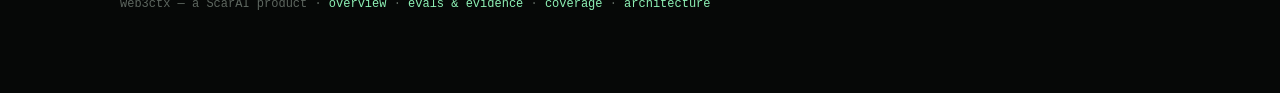
<file: operator.html>
<!doctype html>
<html lang="en">
<head>
<meta charset="utf-8">
<meta name="viewport" content="width=device-width, initial-scale=1">
<title>web3ctx — who runs it, what it logs, what it promises</title>
<meta property="og:type" content="website">
<meta property="og:site_name" content="web3ctx">
<meta property="og:url" content="https://web3ctx.scarai.xyz/operator.html">
<meta property="og:title" content="web3ctx — who runs it, what it logs, what it promises">
<meta property="og:description" content="The operator, the published rate limits, exactly what is recorded (read out of the logging code), retention, and the privacy policy.">
<meta property="og:image" content="https://web3ctx.scarai.xyz/og.png">
<meta property="og:image:width" content="1200">
<meta property="og:image:height" content="630">
<meta property="og:image:alt" content="web3ctx — the last mile before your agent signs.">
<meta name="twitter:card" content="summary_large_image">
<meta name="twitter:title" content="web3ctx — who runs it, what it logs, what it promises">
<meta name="twitter:description" content="The operator, the published rate limits, exactly what is recorded (read out of the logging code), retention, and the privacy policy.">
<meta name="twitter:image" content="https://web3ctx.scarai.xyz/og.png">
<meta name="description" content="The operator, the published rate limits, exactly what is recorded (read out of the logging code), retention, and the privacy policy.">
<link rel="stylesheet" href="style.css">
<script src="site.js" defer></script>
</head>
<body>
<div class="wrap">

<header>
  <div class="kick"><a class="plain" href="https://scarai.xyz">ScarAI</a> · web3ctx</div>
  <h1>Who runs this, and <em>what it keeps.</em></h1>
  <p class="lede">A service you point an agent at should tell you who operates it, what it records,
  how long it keeps it, and what happens when you exceed its limits. All of it, on one page.</p>
  <nav class="site">
    <a href="index.html">Overview</a>
    <a href="evals.html">Evals</a>
    <a href="coverage.html">Coverage</a>
    <a href="architecture.html">Architecture</a>
  </nav>
</header>

<section class="blk">
  <div class="chip">The operator</div>
  <h2>One person, named.</h2>
  <div class="cards c3">
    <div class="card">
      <h3>Who</h3>
      <p><b>Farseen Shaikh</b>, trading as <b>ScarAI</b>. An individual, not a company — which is
      stated here because it changes what you can expect: there is no support rota and no legal
      entity behind the endpoint.</p>
    </div>
    <div class="card">
      <h3>Where it runs</h3>
      <p>Cloudflare Workers, D1, R2, KV and Durable Objects — one processor, no third-party
      analytics, no CDN scripts, no trackers. The site itself loads no external resource.</p>
    </div>
    <div class="card">
      <h3>Contact</h3>
      <p><a href="mailto:farseen@scarai.xyz">farseen@scarai.xyz</a>, or an issue on the public
      repository. Maintainers asking for a repository to be de-indexed: same address, and it is
      removed.</p>
    </div>
  </div>
</section>

<section class="blk">
  <div class="chip">Status</div>
  <h2>The endpoint answers for itself</h2>
  <p class="sub">There is no status dashboard, and inventing one would be a page that says "all
  systems operational" whether or not they are. The server's own health endpoint is the status:
  it reports live counts read from the database it is actually serving.</p>
  <div class="cards c3">
    <div class="card">
      <h3>Health</h3>
      <pre class="install">curl https://mcp.scarai.xyz/health</pre>
    </div>
    <div class="card">
      <h3>The MCP endpoint</h3>
      <pre class="install">https://mcp.scarai.xyz/mcp</pre>
      <p style="margin-top:10px">Free, authless, no signup. Higher limits at
      <span class="k">/mcp/oauth</span> with GitHub.</p>
    </div>
    <div class="card">
      <h3>If it is down</h3>
      <p>You get an HTTP error, not a wrong answer. The server has no fallback path that
      answers from anything other than the pinned corpus.</p>
    </div>
  </div>
</section>

<section class="blk">
  <div class="chip">Limits</div>
  <h2>Published, not discovered by hitting them</h2>
  <div class="figure">
    <div class="fighead">rate limits · read from the deployed code at build time</div>
    <div class="scroll"><table class="data"><thead><tr><th>tier</th><th>cost units / minute</th><th>cost units / day</th><th>how you get it</th></tr></thead><tbody>
<tr><td><code>authless</code></td><td>120</td><td>2,000</td><td>no account — keyed by IP</td></tr>
<tr><td><code>free</code></td><td>300</td><td>20,000</td><td>sign in with GitHub — keyed by user id</td></tr>
<tr><td><code>pro</code></td><td>3,000</td><td>100,000</td><td>not offered yet</td></tr>
</tbody></table><table class="data" style="margin-top:18px"><thead><tr><th>tool</th><th>cost units per call</th></tr></thead><tbody>
<tr><td><code>web3_lookup</code></td><td>1</td></tr>
<tr><td><code>web3_grep</code></td><td>1</td></tr>
<tr><td><code>web3_fetch</code></td><td>1</td></tr>
<tr><td><code>web3_search</code></td><td>2</td></tr>
<tr><td><code>web3_deps</code></td><td>3</td></tr>
</tbody></table></div>
  </div>
  <div class="notebox">A refusal arrives as a <b>readable tool result naming the window that
  blocked</b> — never an HTTP 429. A transport-level 429 would kill the whole JSON-RPC exchange
  including the calls that were within budget.</div>
</section>

<section class="blk">
  <div class="chip">What is recorded</div>
  <h2>Read out of the logging code, <em>not written from memory.</em></h2>
  <p class="sub">The field names below are parsed from the source of the log line itself at build
  time. If the log line changes and this page is not updated, the build fails.</p>
  <div id="operator-logged"><div class="cards c3">
<div class="card"><h3>Per request — logged, not stored</h3><p><code>at</code> · <code>tool</code> · <code>cost</code> · <code>tier</code> · <code>inline_bodies_under</code> · <code>elapsed_ms</code> · <code>rows_read</code> · <code>rows_read_by_tool</code> · <code>d1_duration_ms</code> · <code>d1_calls</code> · <code>retries</code> · <code>l0</code> · <code>bodies</code> · <code>replica</code></p><p style="margin-top:10px">Visible only through Cloudflare's live tail. <b>Not persisted to any store we operate</b>, and there is no query text and no caller identity in it.</p></div>
<div class="card"><h3>Aggregate metrics</h3><p>Indexed by <code>tool</code> and nothing else. Alongside it: <code>tier</code> · <code>l0Hit</code> · <code>replicaPrimary</code> · <code>rowsRead</code> · <code>cost</code> · <code>d1Ms</code> · <code>d1Calls</code> · <code>elapsedMs</code>.</p><p style="margin-top:10px"><b>No identifier of any kind is attached</b> — no IP, no user, no query.</p></div>
<div class="card"><h3>What is durable</h3><p><b>Rate-limit counters</b> — four integers per caller, reset on a rolling 24 hours.<br><b>A response cache</b> — keyed by a SHA-256 of your arguments, expiring in 300 seconds.<br><b>The demand ledger</b> — <em>date · project id · decline class · count</em>, 180-day retention, 7 declared classes, and nothing in it can be joined back to a request.</p></div>
</div></div>
</section>

<section class="blk">
  <div class="chip">The full policy</div>
  <h2>Privacy, in detail</h2>
  <p class="sub">Written by enumerating what the deployed Worker actually writes — its log calls,
  its KV writes, its Durable Object storage and its OAuth grants. Where the code and the document
  disagree, the code is right and the document is a defect.</p>
  <div class="figure prose"><h1>Privacy Policy — Web3 Context MCP</h1>
<p><strong>Controller:</strong> web3ctx, a ScarAI product, operated by Farseen Shaikh · <strong>Contact:</strong></p>
<p><a href="mailto:farseen@scarai.xyz">farseen@scarai.xyz</a></p>
<p><strong>Last reviewed against the code: 2026-08-28.</strong></p>
<p>⚠ **Every statement below was written by enumerating what the deployed Worker actually</p>
<p>writes** — its <code>console.log</code> calls, its KV writes, its Durable Object storage and its OAuth</p>
<p>grants — not from what the design intends. Where the code and this document ever disagree,</p>
<p>the code is right and this document is a defect. The sources are <code>apps/mcp/src/index.ts</code></p>
<p>(<code>emit</code>), <code>cache.ts</code>, <code>ratelimit.ts</code>, <code>telemetry.ts</code> and <code>oauth.ts</code>.</p>
<hr>
<h2>What this service is</h2>
<p>A read-only retrieval endpoint for public, open-source Web3 documentation and code. It</p>
<p>serves excerpts of public repositories together with citations to the exact commit they came</p>
<p>from. <strong>It stores no user content, accepts no uploads, and writes nothing to any blockchain.</strong></p>
<ul>
<li><strong>Free tier — <code>…/mcp</code>:</strong> no account, no credential, no sign-up.</li>
<li><strong>Authenticated tier — <code>…/mcp/oauth</code>:</strong> optional, via GitHub, and it buys **only a higher</li>
</ul>
<p>  rate limit**. It grants no additional data and unlocks no additional content.</p>
<hr>
<h2>What is recorded</h2>
<h3>1. Operational logs — per request</h3>
<div class="scroll"><table>
<tr><th>recorded</th><th>example</th></tr>
<tr><td>which tool was called</td><td><code>web3_search</code></td></tr>
<tr><td>the tier</td><td><code>authless</code> / <code>free</code></td></tr>
<tr><td>cost units charged, elapsed ms</td><td><code>2</code>, <code>375</code></td></tr>
<tr><td>database rows scanned, query count, retries</td><td><code>660</code>, <code>3</code>, <code>0</code></td></tr>
<tr><td>cache hit or miss; whether a body was found</td><td><code>{hits:0,misses:1}</code></td></tr>
<tr><td>which region served the database read</td><td><code>APAC</code>, <code>primary: false</code></td></tr>
</table></div>
<p><strong>Not recorded: your query text, the arguments you send, or the payload you receive.</strong></p>
<p>⚠ <strong>One exception, stated because it is easy to miss:</strong> when a tool call throws, the error</p>
<p>message is logged. Error messages can quote an identifier or a selector taken from your</p>
<p>request — for example an unparseable selector. They are not intended to carry query text and</p>
<p>generally do not, but this is a best-effort statement about message contents, not a guarantee.</p>
<p>Logs are visible only through Cloudflare's live tail and are **not persisted to any store we</p>
<p>operate**.</p>
<h3>2. Aggregate metrics</h3>
<p>One datapoint per tool call in Cloudflare Analytics Engine, indexed by <strong>tool name</strong> and</p>
<p>carrying only the numbers in the table above. <strong>No identifier of any kind is attached</strong> — no</p>
<p>IP, no user, no query.</p>
<h3>3. Your IP address — as a rate-limit key, on the free tier</h3>
<p>The free tier is anonymous, so the only thing available to meter is the network address.</p>
<p>Your IP is used as the <strong>name of a counter</strong> holding two numbers: units spent this minute and</p>
<p>units spent today.</p>
<ul>
<li>It is <strong>not written to any log</strong>, not sent to Analytics Engine, and not shared.</li>
<li>The counters reset on a rolling basis and are <strong>not retained beyond 24 hours</strong> of activity.</li>
<li>⚠ **The address is the counter's name, so it exists in that storage for as long as the</li>
</ul>
<p>  counter does.** We do not consider this anonymous, and it is why it is described here</p>
<p>  rather than omitted as "just rate limiting".</p>
<p><strong>Authenticating removes this</strong>: an authenticated caller's counter is keyed by their GitHub</p>
<p>numeric user id instead, and the IP is not used.</p>
<h3>4. Cached responses — and your query text, for five minutes</h3>
<p>⚠ **This is the one place your query text is stored, and the 2026-08-13 text named the wrong</p>
<p>mechanism for it.<strong> The cache KEY is a </strong>SHA-256 hash** of the tool name and your arguments, so</p>
<p>nothing readable is stored there and no key can be turned back into a question. What can contain</p>
<p>your words is the cached <strong>response</strong>: when the server declines to scope a question it quotes the</p>
<p>question back — <em>"No scoping evidence in \"…\""</em> — and that sentence is part of the payload that</p>
<p>gets cached. <strong>Same conclusion, accurate mechanism</strong>; the previous wording is in git history.</p>
<ul>
<li><strong>Retention: 5 minutes</strong>, by an expiry set at write time.</li>
<li>It is a <strong>cache key</strong>, not a log: it is never read back as a record of what anyone asked,</li>
</ul>
<p>  is not associated with your IP or identity, and is shared by anyone who sends the same</p>
<p>  query.</p>
<ul>
<li>If this matters for a particular query, do not send it — there is no opt-out flag, and</li>
</ul>
<p>  claiming one would be a control we do not have.</p>
<h3>5. The demand ledger — what was asked for and could not be served</h3>
<p><em>Added 2026-08-28.</em> When the server <strong>declines</strong> — it did not recognise a project, it knows a</p>
<p>project and has not indexed its source, it withheld a human-signed recipe from a family question,</p>
<p>or it found nothing — it increments one counter in its own database.</p>
<div class="scroll"><table>
<tr><th>the row is</th><th>example</th></tr>
<tr><td>a <strong>UTC date</strong></td><td><code>2026-08-28</code></td></tr>
<tr><td>a <strong>project id from our own published corpus</strong>, or empty</td><td><code>ethena</code></td></tr>
<tr><td>a <strong>decline class</strong> from a fixed, published list of seven</td><td><code>known-not-ingested</code></td></tr>
<tr><td>a <strong>count</strong></td><td><code>3</code></td></tr>
</table></div>
<p><strong>That is the whole row.</strong> No query text, no fragment of one, no IP, no user id, no time finer</p>
<p>than a day — and the guard is structural rather than a promise: every value is checked against the</p>
<p>shape of a corpus project id (<code>^[a-z0-9][a-z0-9._-]{0,63}$</code>) before it is written, so nothing</p>
<p>containing a space can reach the table. The test suite tries to push a sentence in through each</p>
<p>field in turn.</p>
<ul>
<li><strong>Why it exists:</strong> every decline this service makes is deliberate, and until now nothing recorded</li>
</ul>
<p>  what the declines added up to. It is how a project that people keep asking for gets indexed.</p>
<ul>
<li><strong>Retention: 180 days</strong>, after which rows are deleted.</li>
<li><strong>It cannot be joined back to a request</strong>, by us or by anyone with the database: one caller asking</li>
</ul>
<p>  eighty times and eighty callers asking once are the same row.</p>
<h3>6. If you authenticate with GitHub</h3>
<p>We request <strong>no OAuth scopes at all</strong>. From GitHub's public profile we read and store:</p>
<div class="scroll"><table>
<tr><th>stored</th><th>why</th></tr>
<tr><td>your GitHub numeric id</td><td>the rate-limit key</td></tr>
<tr><td>your GitHub login</td><td>so a grant can be recognised in support</td></tr>
<tr><td>your display name, if public</td><td>shown on the consent record</td></tr>
</table></div>
<p>⚠ <strong>The GitHub access token is used once — to read that profile — and then discarded.</strong> It</p>
<p>is never stored. This service cannot act on your GitHub account, read your repositories, or</p>
<p>see your email.</p>
<p>Access tokens we issue expire in <strong>1 hour</strong>; refresh tokens are stored until revoked. You can</p>
<p>revoke access at any time in your GitHub settings under **Applications → Authorized OAuth</p>
<p>Apps**, which invalidates future logins immediately.</p>
<hr>
<h2>What is never recorded</h2>
<ul>
<li>Payload contents returned to you.</li>
<li>Any wallet address, private key, seed phrase or signature. **The service has no field that</li>
</ul>
<p>  accepts one**, and none of the five tools takes a credential of any kind.</p>
<ul>
<li>Cookies, analytics pixels, device fingerprints, cross-site trackers.</li>
<li>Your email address.</li>
</ul>
<hr>
<h2>Sharing</h2>
<p><strong>Nothing is sold, rented, or shared with third parties for any purpose.</strong></p>
<p>Data is processed on <strong>Cloudflare</strong> infrastructure (Workers, D1, R2, KV, Durable Objects,</p>
<p>Analytics Engine) as our sole processor. <strong>GitHub</strong> sees an authentication request when — and</p>
<p>only when — you choose to sign in.</p>
<hr>
<h2>Content we serve</h2>
<p>Excerpts of public, open-source repositories, each carrying its licence-bearing source URL</p>
<p>and a 40-character commit hash so you can verify it. Excerpts are served under the terms of</p>
<p>their original licences. If you are a maintainer and want a repository removed, open an issue</p>
<p>on this project's repository and it will be removed from the index.</p>
<hr>
<h2>Contact and changes</h2>
<p><strong>Email <a href="mailto:farseen@scarai.xyz">farseen@scarai.xyz</a></strong>, or open an issue on</p>
<p>the project repository.</p>
<p>To ask for your data: the only records tied to an identity are the OAuth grant fields in §6.</p>
<p>Revoking the app in your GitHub settings ends future logins immediately; email the address</p>
<p>above to have the stored grant deleted.</p>
<p>Material changes are dated at the top of this document, and **the previous text stays in the</p>
<p>repository's git history** rather than being overwritten — the same rule this project follows</p>
<p>for everything it publishes.</p>
<hr>
<h2>Scope of this document</h2>
<p>⚠ <strong>This is a factual description of what the software does, not legal advice</strong>, and it has</p>
<p>not been reviewed by a lawyer.</p>
<p>⚠ <strong>No GDPR or CCPA rights section appears here, deliberately.</strong> Those sections name a</p>
<p>controller's legal basis, jurisdiction and statutory procedures, and this service is operated</p>
<p>by an individual with no company entity behind it. **Boilerplate asserting compliance</p>
<p>machinery that does not exist would be a worse document than one that omits it** — and this</p>
<p>is a service whose entire pitch is not asserting things it cannot support. If an entity is</p>
<p>formed, this section is where that changes.</p></div>
</section>

<section class="blk">
  <div class="chip">Licence</div>
  <h2>Two licences, because this is two kinds of thing</h2>
  <div class="cards c3">
    <div class="card">
      <h3>Code and site — MIT</h3>
      <p>Take it, change it, ship it.</p>
    </div>
    <div class="card">
      <h3>Evidence — CC BY 4.0</h3>
      <p>Republish, quote, re-score and disagree with any measurement — attribution keeps the number
      attached to the run that produced it.</p>
    </div>
    <div class="card">
      <h3>🔴 Served content — <em>not ours</em></h3>
      <p>Every unit is an excerpt of a third-party open-source repository, served under <b>its
      own</b> licence, with a 40-character commit pin so you can read that licence at the exact
      revision quoted.</p>
    </div>
  </div>
</section>

<footer class="site">
  web3ctx — <a class="plain" href="https://scarai.xyz">a ScarAI product</a> · <a href="index.html">overview</a> ·
  <a href="evals.html">evals &amp; evidence</a> · <a href="coverage.html">coverage</a> ·
  <a href="architecture.html">architecture</a>
</footer>

</div>
</body>
</html>
</file>
<file: style.css>
/* web3ctx public site — ScarAI brand system. Design layer only: no statistics live here. */
:root{--bg:#060807;--panel:#0a0d0b;--line:#1c211e;--line2:#141815;
 --ink:#eef2ef;--sub:#9aa39d;--faint:#5d665f;
 --mint:#8df0b4;--mintdim:#4a7a5c;--mintbg:rgba(141,240,180,.07);
 --blue:#7cc4f0;--purple:#b9a6f5;--orange:#f0b47c;--red:#f0937c;
 --sans:-apple-system,"Segoe UI",Inter,Roboto,Helvetica,sans-serif;
 --serif:Georgia,"Times New Roman",serif;
 --mono:"SF Mono",ui-monospace,Menlo,Consolas,monospace}
*{box-sizing:border-box;margin:0}
html{overflow-x:hidden}
body{background:var(--bg);color:var(--ink);font-family:var(--sans);line-height:1.6;
 padding:72px 24px 120px;font-size:15px;overflow-x:hidden}
.wrap{max-width:1040px;margin:0 auto}

/* ---------- header ---------- */
.kick{font-family:var(--mono);font-size:12px;letter-spacing:.22em;color:var(--mint);text-transform:uppercase}
h1{font-size:44px;font-weight:700;letter-spacing:-.02em;margin-top:14px;line-height:1.12}
h1 em{font-family:var(--serif);font-style:italic;font-weight:400;color:var(--mint);letter-spacing:0}
.lede{color:var(--sub);margin-top:16px;max-width:680px;font-size:16px}
nav.site{margin-top:26px;display:flex;gap:26px;font-size:14px}
nav.site a{color:var(--sub);text-decoration:none}
nav.site a.on,nav.site a:hover{color:var(--mint)}

/* ---------- sections ---------- */
section.blk{margin-top:72px}
.chip{display:inline-block;font-family:var(--mono);font-size:11px;letter-spacing:.18em;
 text-transform:uppercase;color:var(--sub);border:1px solid var(--line);border-radius:999px;
 padding:5px 14px;margin-bottom:14px}
h2{font-size:26px;font-weight:680;letter-spacing:-.015em;line-height:1.25}
h2 em{font-family:var(--serif);font-style:italic;font-weight:400;color:var(--mint)}
.sub{color:var(--sub);margin-top:10px;max-width:700px;font-size:14.5px}

/* ---------- figures / panels ---------- */
.figure{border:1px solid var(--line);border-radius:14px;background:var(--panel);
 padding:26px 28px 20px;margin-top:24px}
.fighead{font-family:var(--mono);font-size:11px;letter-spacing:.16em;text-transform:uppercase;
 color:var(--faint);margin-bottom:18px}
.footnote{font-family:var(--mono);font-size:12px;color:var(--faint);line-height:1.8;
 margin-top:16px;border-top:1px solid var(--line2);padding-top:14px;overflow-wrap:break-word}
.footnote b{color:var(--sub);font-weight:600}

/* ---------- bar rows ---------- */
.brow{display:grid;grid-template-columns:190px 1fr 120px;gap:16px;align-items:center;
 margin-bottom:11px;font-size:13.5px}
@media(max-width:760px){.brow{grid-template-columns:118px 1fr 104px}}
.brow .n{color:var(--sub)}
.brow.us .n{color:var(--ink);font-weight:600}
.brow .t{background:#151a17;border-radius:3px;height:10px;overflow:hidden}
.brow .f{height:100%;background:#39423c;border-radius:3px}
.brow.us .f{background:var(--mint)}
.brow .v{font-family:var(--mono);font-size:12.5px;color:var(--sub);text-align:right}
.brow.us .v{color:var(--mint)}

/* ---------- tables ---------- */
table.data{width:100%;border-collapse:collapse;font-size:14px}
table.data th{font-family:var(--mono);font-size:10.5px;letter-spacing:.14em;text-transform:uppercase;
 color:var(--faint);font-weight:600;text-align:left;padding:10px 14px;border-bottom:1px solid var(--line)}
table.data th.r,table.data td.r{text-align:right}
table.data td{padding:13px 14px;border-bottom:1px solid var(--line2);color:var(--sub);overflow-wrap:break-word}
table.data td:first-child{color:var(--ink)}
table.data td.r{font-family:var(--mono);font-size:13px;font-variant-numeric:tabular-nums}
table.data tr.us td{background:var(--mintbg)}
table.data tr.us td:first-child{font-weight:650}
table.data tr.us td.r{color:var(--mint)}
.dot{display:inline-block;width:7px;height:7px;border-radius:50%;background:var(--mint);
 margin-right:9px;vertical-align:1px;box-shadow:0 0 8px rgba(141,240,180,.6)}
.ours{font-family:var(--mono);font-size:10px;letter-spacing:.12em;color:var(--mint);
 border:1px solid var(--mintdim);border-radius:999px;padding:2px 9px;margin-left:10px;vertical-align:1.5px}
.mini{display:inline-block;width:84px;height:5px;background:#151a17;border-radius:3px;
 margin-right:12px;vertical-align:2.5px;overflow:hidden}
.mini i{display:block;height:100%;background:#39423c;border-radius:3px}
tr.us .mini i{background:var(--mint)}
.good{color:var(--mint);font-weight:600}
.dim{color:var(--faint)}
.scroll{overflow-x:auto}

/* ---------- cards ---------- */
.cards{display:grid;gap:16px;margin-top:24px}
.cards.c3{grid-template-columns:repeat(3,minmax(0,1fr))}
.cards.c4{grid-template-columns:repeat(4,minmax(0,1fr))}
.cards.c5{grid-template-columns:repeat(5,minmax(0,1fr))}
@media(max-width:900px){.cards.c3,.cards.c4,.cards.c5{grid-template-columns:repeat(2,minmax(0,1fr))}}
@media(max-width:600px){.cards.c3,.cards.c4,.cards.c5{grid-template-columns:minmax(0,1fr)}}
.cards>*{min-width:0}
.card{border:1px solid var(--line);border-radius:14px;background:var(--panel);padding:20px 22px}
.card h3{font-size:15.5px;font-weight:650;margin-bottom:8px;color:var(--ink)}
.card p{font-size:13.5px;color:var(--sub);line-height:1.65;overflow-wrap:break-word}
.card p b{color:var(--ink);font-weight:600}
.card .k{font-family:var(--mono);background:#151a17;border-radius:4px;padding:1px 6px;font-size:12px;color:var(--mint)}
.card.absent{border-style:dashed;opacity:.7}
.card.absent h3{color:var(--faint)}
.scard .n{font-family:var(--mono);font-size:11px;letter-spacing:.16em;text-transform:uppercase;color:var(--faint)}
.scard .v{font-size:30px;font-weight:700;letter-spacing:-.02em;margin-top:10px}
.scard .v em{font-family:var(--serif);font-style:italic;font-weight:400;color:var(--mint);font-size:26px}
.scard .w{font-size:13px;color:var(--sub);margin-top:8px;line-height:1.6}

/* ---------- flow diagram (the SCAR stage-box language) ---------- */
.diagram{border:1px solid var(--line);border-radius:14px;background:var(--panel);
 padding:34px 30px 24px;margin-top:24px}
.stages{display:grid;grid-template-columns:minmax(0,1fr) 30px minmax(0,1fr) 30px minmax(0,1fr) 30px minmax(0,1fr);
 gap:0;align-items:stretch}
.stages>*{min-width:0}
@media(max-width:900px){.stages{grid-template-columns:minmax(0,1fr)}
 .stages .arr{transform:rotate(90deg);padding:6px 0}}
.stage{border:1px dashed var(--mintdim);border-radius:12px;padding:16px 18px;background:rgba(141,240,180,.03)}
.stage.solid{border-style:solid;border-color:var(--line)}
.stage .no{font-family:var(--mono);font-size:11px;letter-spacing:.18em;color:var(--mint);
 text-transform:uppercase;margin-bottom:10px}
.stage h4{font-size:14.5px;font-weight:650;margin-bottom:6px}
.stage p{font-size:12.5px;color:var(--sub);line-height:1.6}
.stage p b{color:var(--ink)}
.arr{display:flex;align-items:center;justify-content:center;color:var(--mint);font-size:18px}
.diafoot{display:flex;justify-content:space-between;gap:14px;font-family:var(--mono);
 font-size:11px;letter-spacing:.12em;text-transform:uppercase;color:var(--faint);
 border-top:1px dashed var(--line);margin-top:26px;padding-top:14px;flex-wrap:wrap}
.diafoot b{color:var(--mint);font-weight:600}

/* ---------- install code blocks + copy ---------- */
pre.install{background:#0a0e0c;border:1px solid var(--line);border-radius:10px;
 padding:13px 58px 13px 15px;font-family:var(--mono);font-size:11.5px;color:#cfe8d8;
 margin-top:10px;white-space:pre-wrap;overflow-wrap:anywhere;position:relative}
.copy-btn{position:absolute;top:8px;right:8px;font-family:var(--mono);
 font-size:10.5px;color:var(--sub);background:#141a16;border:1px solid var(--line);
 border-radius:6px;padding:3px 9px;cursor:pointer}
.copy-btn:hover{color:var(--ink);border-color:var(--mint)}
.copy-btn.done{color:var(--mint);border-color:var(--mint)}

/* ---------- notes / footer ---------- */
.notebox{border:1px solid var(--line);border-left:2px solid var(--mint);border-radius:0 12px 12px 0;
 background:var(--panel);padding:16px 20px;font-size:13.5px;color:var(--sub);margin-top:20px;line-height:1.7}
.notebox b{color:var(--ink)}
footer.site{margin-top:88px;border-top:1px solid var(--line);padding-top:22px;
 font-family:var(--mono);font-size:12px;color:var(--faint)}
footer.site a{color:var(--mint);text-decoration:none}
/* The ScarAI links in the kicker and the footer INHERIT their surroundings: the ruling said
   "same styling", so the text must look exactly as it did and only become clickable. Without
   this the kicker link would take the browser default (blue, underlined) and the footer link
   would turn mint against faint text -- both visible changes nobody asked for. `footer.site
   a.plain` is specific enough to beat the mint rule above it. */
.kick a.plain,footer.site a.plain{color:inherit;text-decoration:none}

/* ---------- coverage filter ---------- */
/* The filter box lives inside a .fighead, which is uppercase + letter-spaced — an input inheriting
   that is unreadable while you type into it, so the field opts out of both. */
#cov-filter{font-family:var(--mono);font-size:13px;letter-spacing:normal;text-transform:none;
 background:var(--bg);color:var(--ink);border:1px solid var(--line);border-radius:8px;
 padding:8px 11px;width:min(320px,100%);outline:none}
#cov-filter:focus{border-color:var(--mintdim)}
#cov-count{font-family:var(--mono);font-size:11px;color:var(--faint);margin-left:12px;
 letter-spacing:.08em}
/* 630 rows is a long page: the header has to survive the scroll or the columns stop meaning
   anything halfway down. */
#cov-table thead th{position:sticky;top:0;background:var(--panel);z-index:1}
#cov-table td{vertical-align:top}
#cov-table code{font-size:12.5px}
</file>
